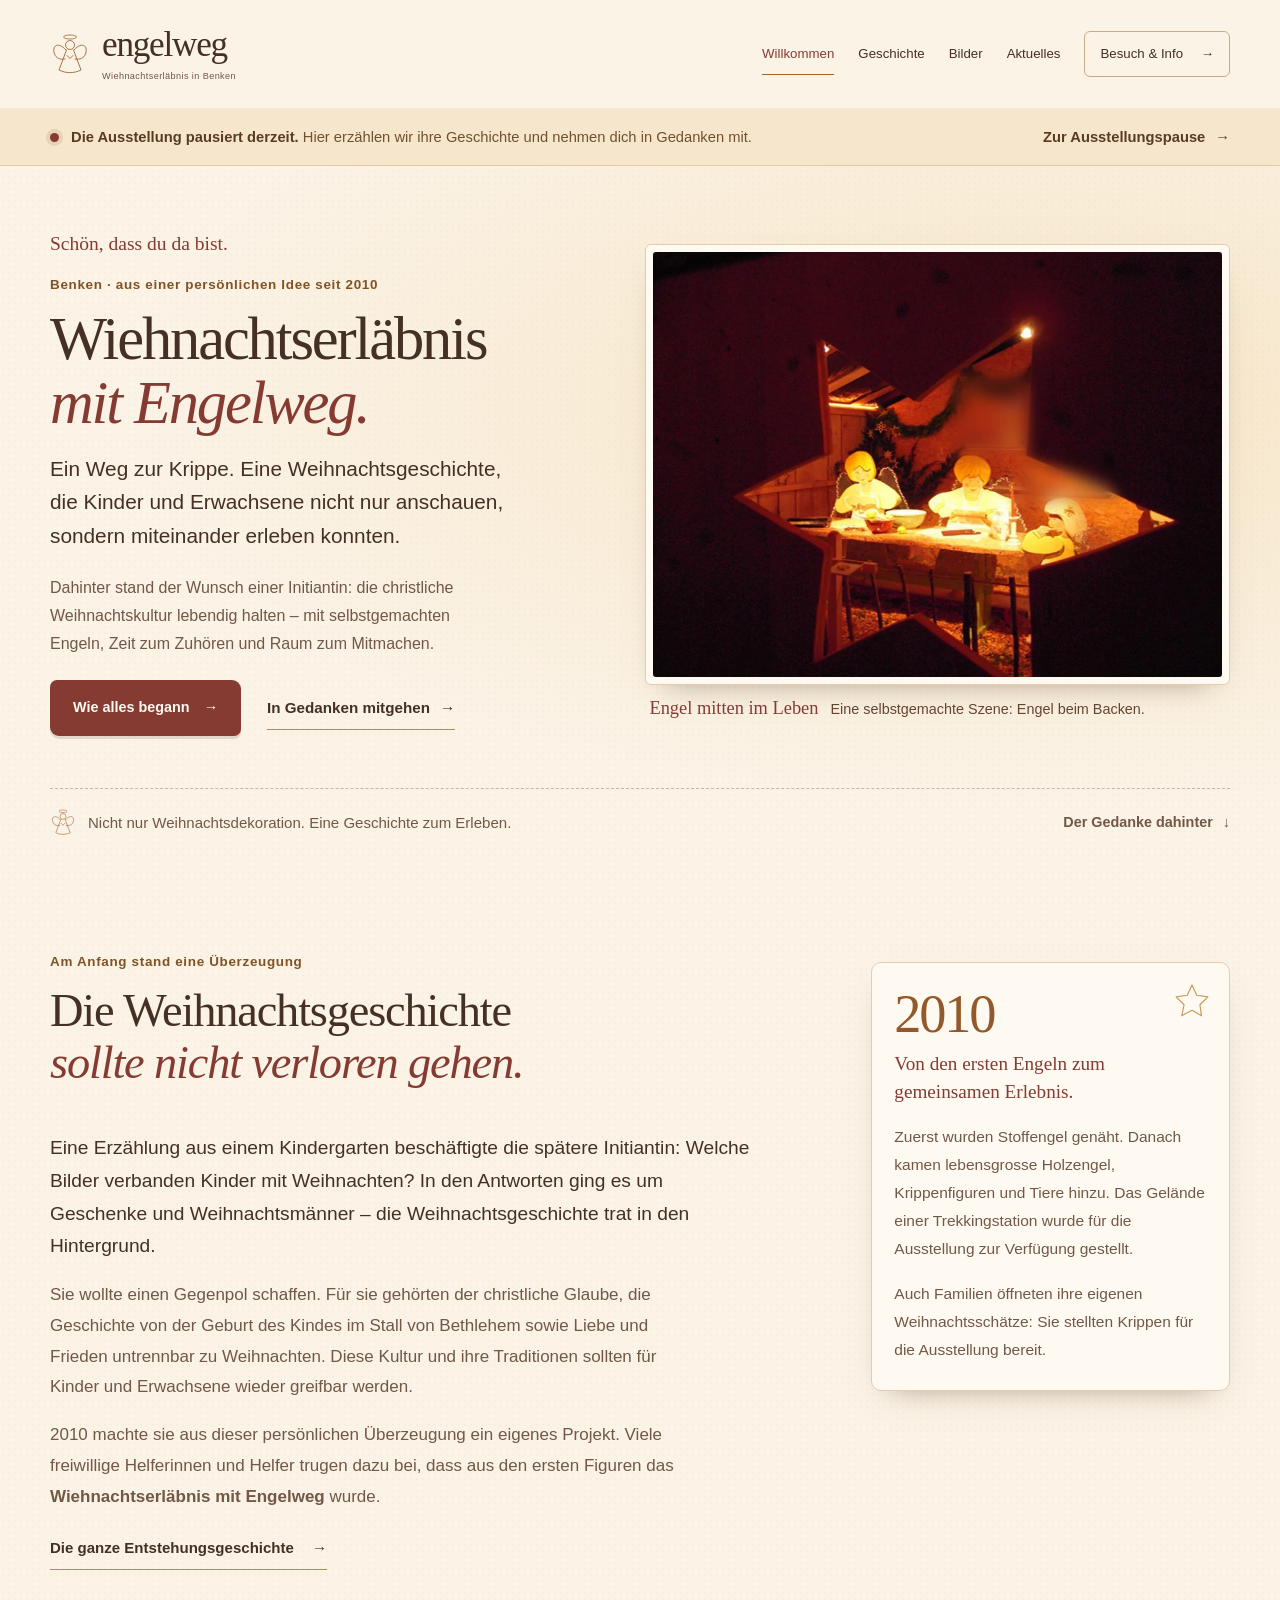
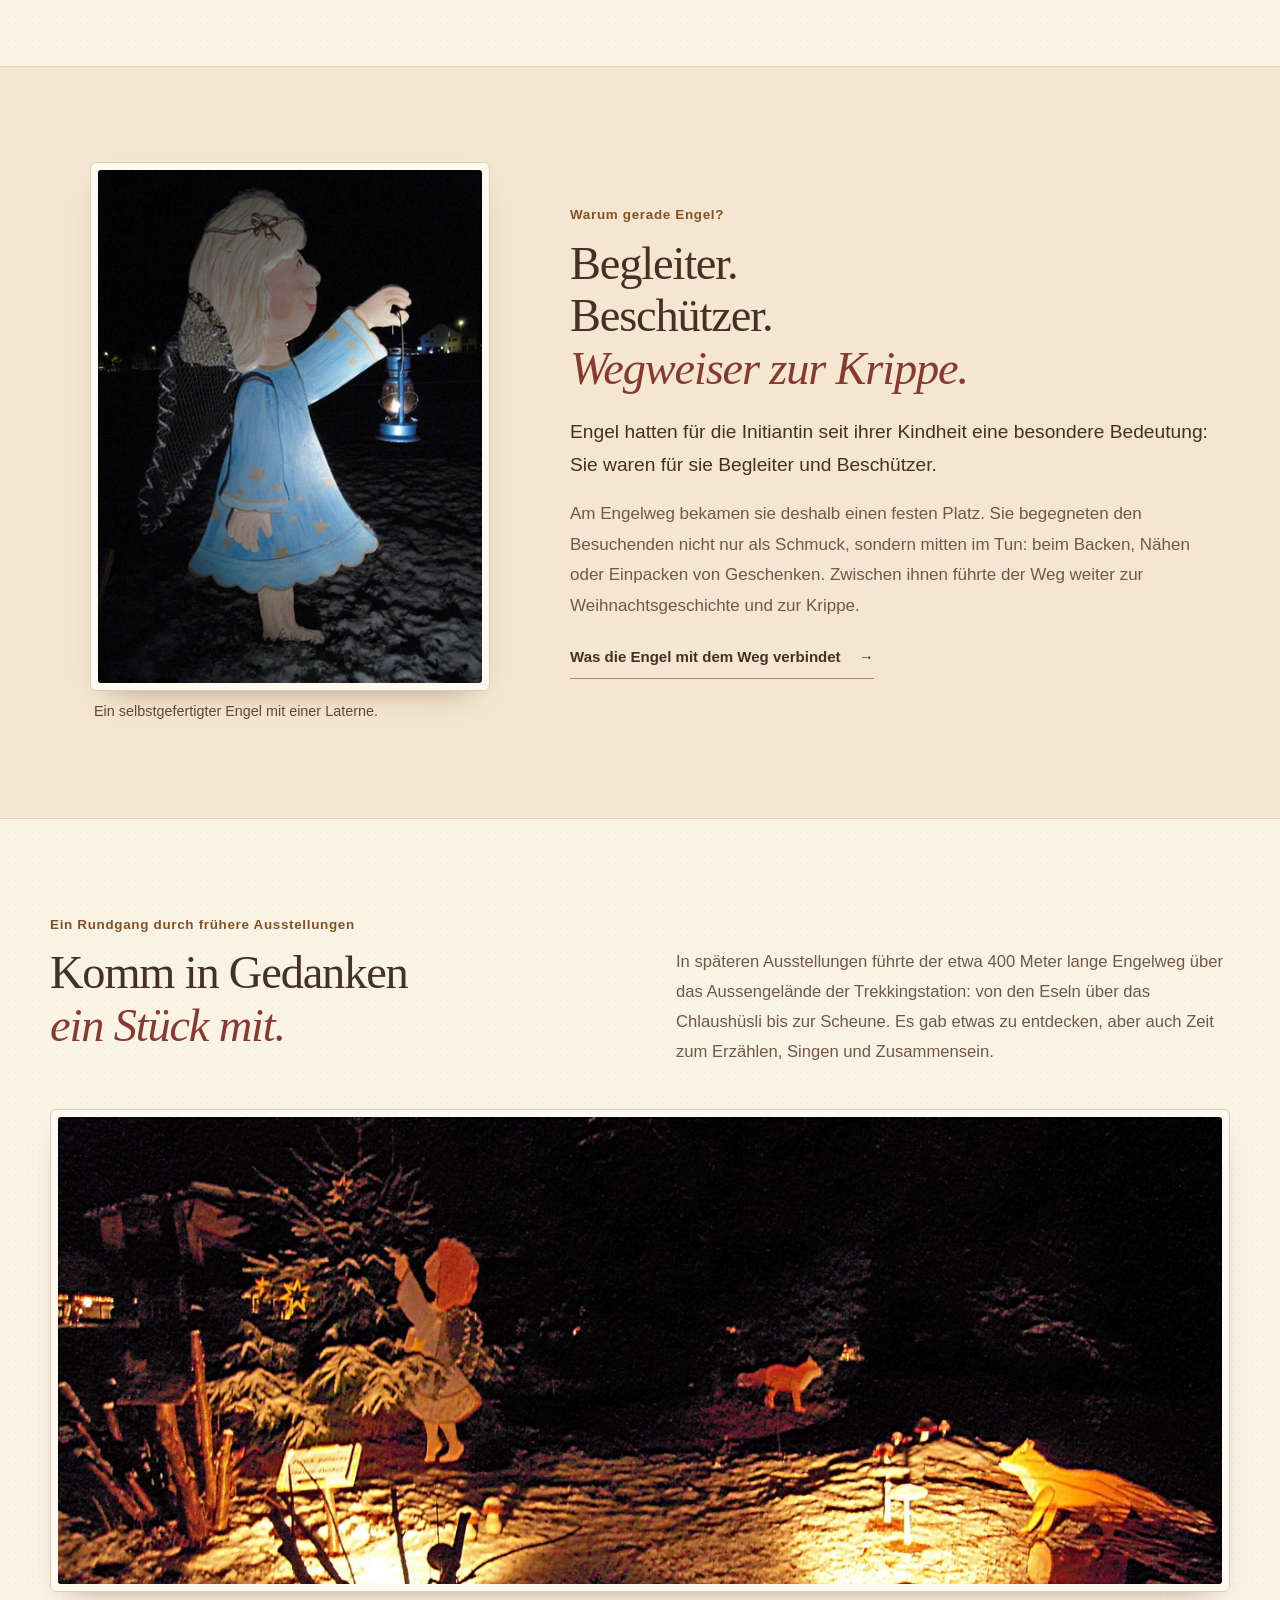
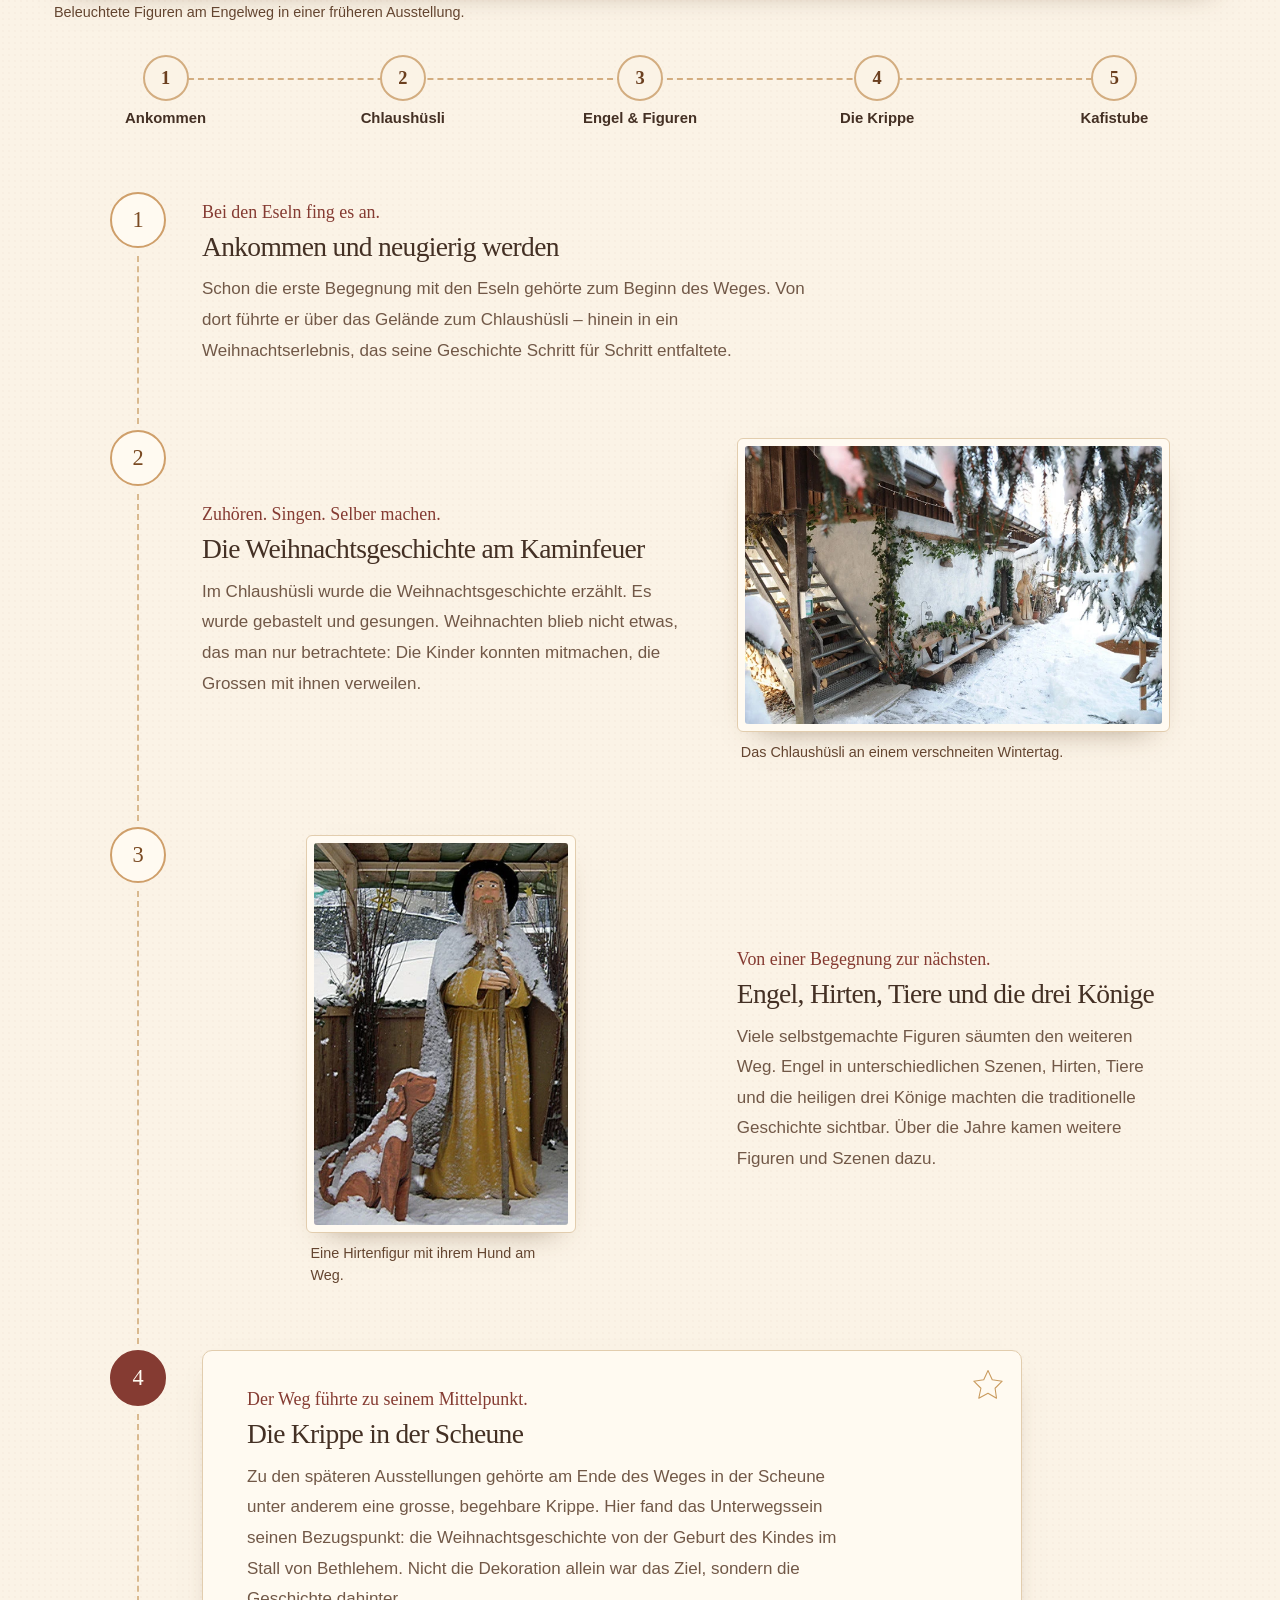
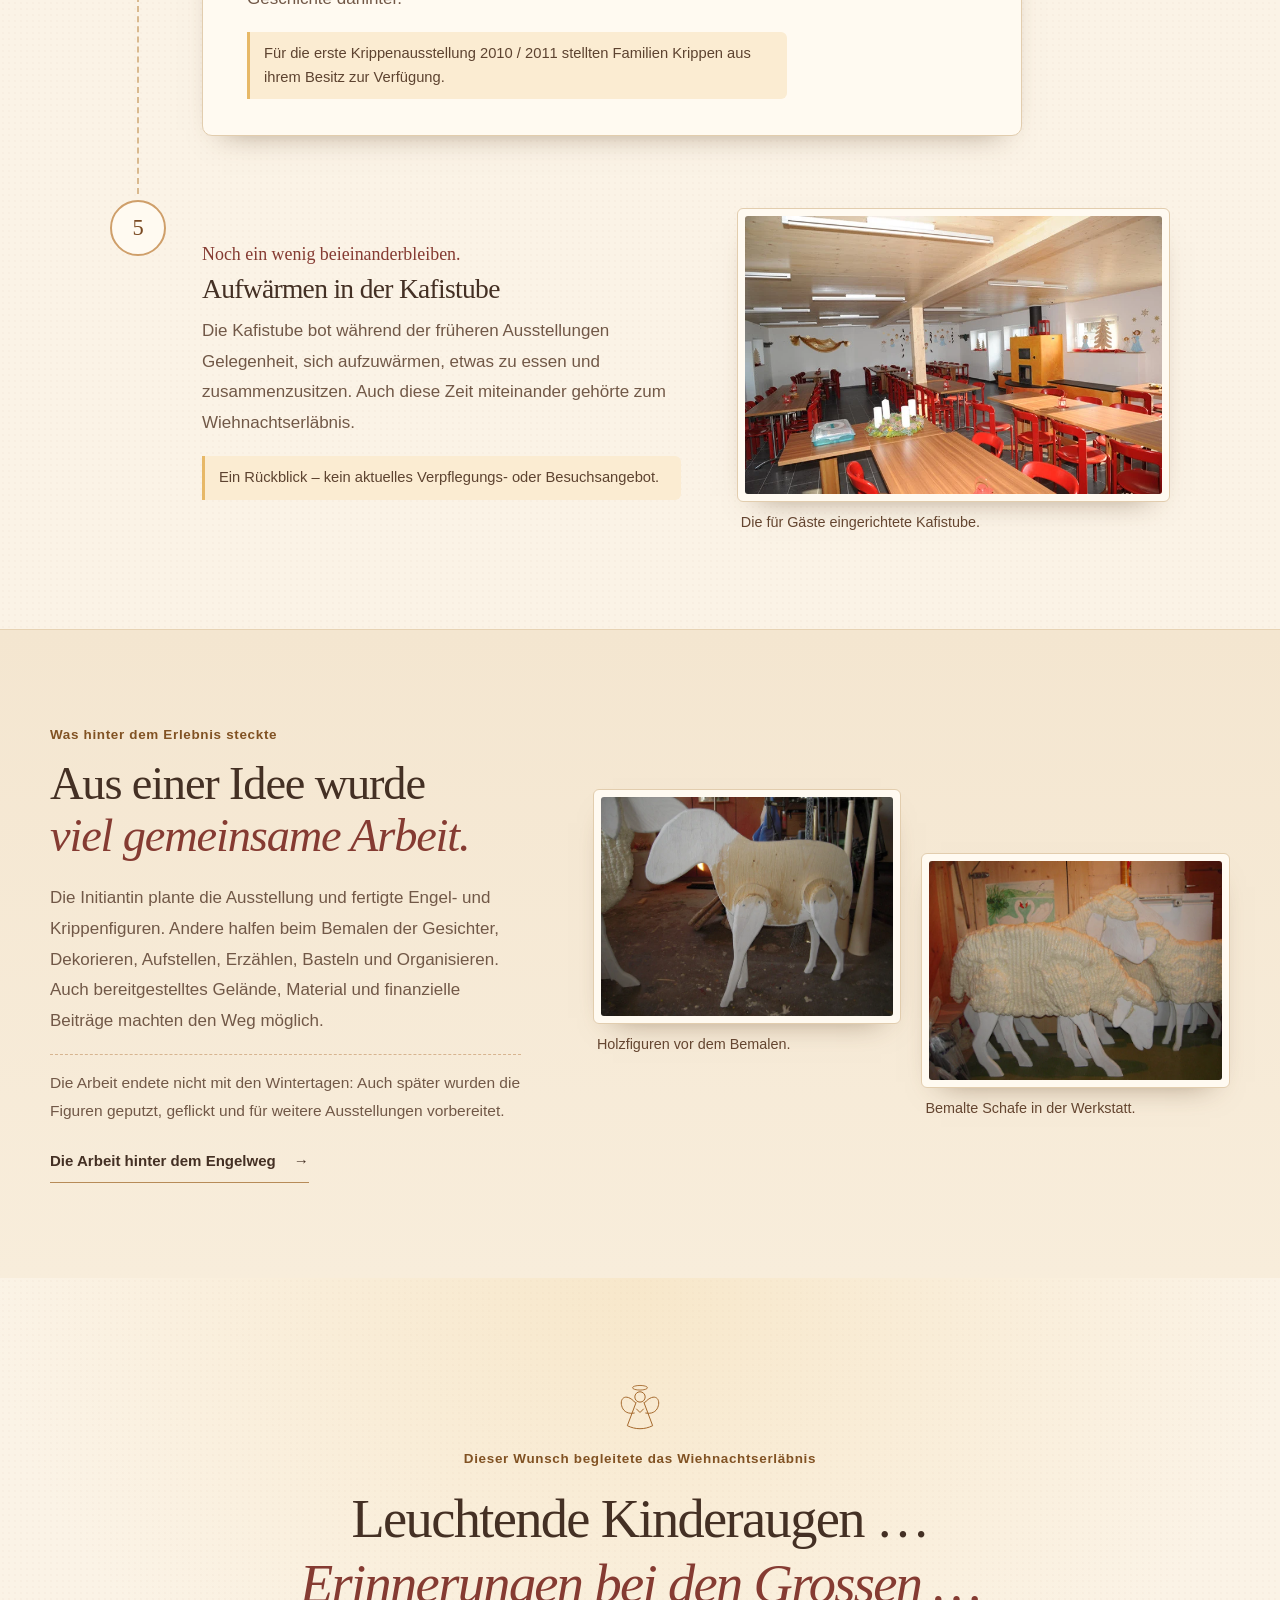
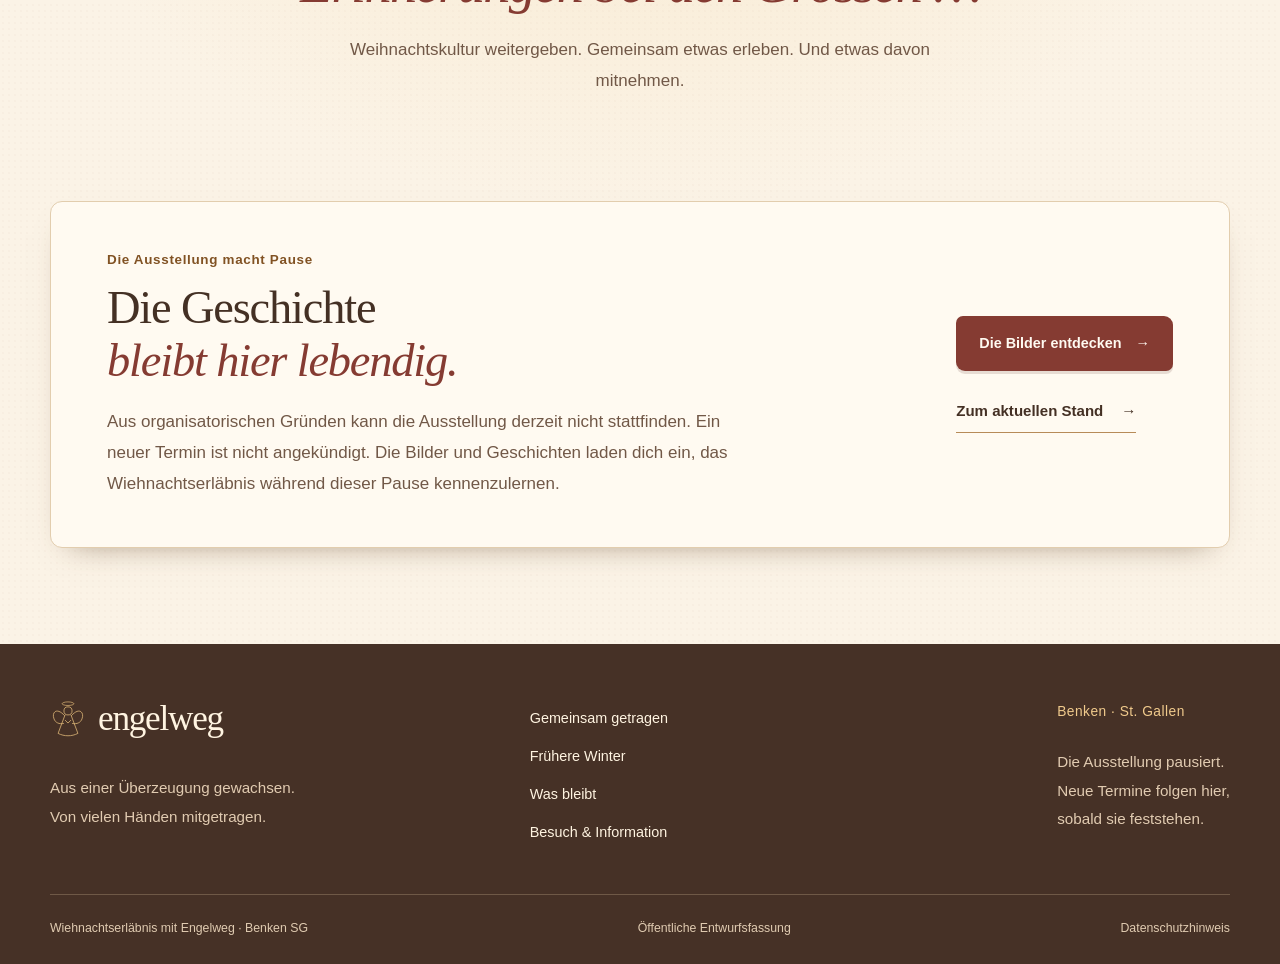
<file: index.html>
<!doctype html>
<html lang="de-CH">
<head>
<meta charset="utf-8"><meta name="viewport" content="width=device-width, initial-scale=1">
<meta name="description" content="Wiehnachtserläbnis mit Engelweg in Benken: die Geschichte einer Initiative von 2010, selbstgemachte Engel und ein Weg durch die christliche Weihnachtsgeschichte. Die Ausstellung pausiert."><meta name="robots" content="noindex, nofollow">
<meta name="theme-color" content="#fbf3e6"><title>Wiehnachtserläbnis mit Engelweg · Engelweg</title>
<link rel="icon" href="./assets/favicon.svg" type="image/svg+xml">
<link rel="stylesheet" href="./assets/style.css"><link rel="stylesheet" href="./assets/warmth.css"><link rel="stylesheet" href="./assets/home.css"><script src="./assets/site.js" defer></script>
</head>
<body class="warmth" data-page="home">
<a class="skip-link" href="#main">Zum Inhalt springen</a>
<header class="site-header"><div class="wrap header-inner"><a class="brand" href="./" aria-label="Engelweg – Startseite"><span class="brand-symbol"><svg viewBox="0 0 80 88" fill="none" aria-hidden="true"><ellipse cx="40" cy="10" rx="13" ry="4" stroke="currentColor" stroke-width="1.5"/><circle cx="40" cy="26" r="9" stroke="currentColor" stroke-width="1.7"/><path d="M32 36C15 17 3 29 9 44c3 8 11 12 21 10m18-18c17-19 29-7 23 8-3 8-11 12-21 10M33 36 18 76c14 7 30 7 44 0L47 36M34 47l6 6 6-6" stroke="currentColor" stroke-width="1.7" stroke-linecap="round" stroke-linejoin="round"/></svg></span><span>engelweg<span class="brand-caption">Wiehnachtserläbnis in Benken</span></span></a><button class="menu-toggle" type="button" aria-expanded="false" aria-controls="main-nav"><span class="menu-label">Menü</span><span class="menu-lines" aria-hidden="true"></span></button><nav id="main-nav" aria-label="Hauptnavigation"><a href="./" aria-current="page">Willkommen</a><a href="./ausstellung-1/">Geschichte</a><a href="./einblicke/">Bilder</a><a href="./aktuelles/">Aktuelles</a><a class="nav-visit" href="./kontakt/">Besuch & Info <span aria-hidden="true">→</span></a></nav></div></header>
<main id="main">
<aside class="h-pause" aria-label="Hinweis zur Ausstellung"><div class="wrap h-pause-inner"><span class="h-pause-dot" aria-hidden="true"></span><p><strong>Die Ausstellung pausiert derzeit.</strong> <span>Hier erzählen wir ihre Geschichte und nehmen dich in Gedanken mit.</span></p><a class="h-pause-link" href="./aktuelles/">Zur Ausstellungspause <span aria-hidden="true">→</span></a></div></aside>
<section class="h-hero" aria-labelledby="hero-title"><div class="wrap h-hero-grid">
 <div class="h-hero-intro"><p class="h-greet">Schön, dass du da bist.</p><p class="h-kicker">Benken · aus einer persönlichen Idee seit 2010</p>
 <h1 id="hero-title" class="h-title"><span>Wiehnachtserläbnis</span> <em>mit Engelweg.</em></h1>
 <p class="h-lead">Ein Weg zur Krippe. Eine Weihnachtsgeschichte, die Kinder und Erwachsene nicht nur anschauen, sondern miteinander erleben konnten.</p></div>
 <figure class="h-hero-photo"><div class="h-frame"><img class="" src="./assets/images/engelwerkstatt.webp" alt="Warm beleuchtete Szene mit handgefertigten Engelfiguren" width="885" height="662" loading="eager" decoding="async" fetchpriority="high"></div><figcaption><span class="h-hand">Engel mitten im Leben</span><span>Eine selbstgemachte Szene: Engel beim Backen.</span></figcaption></figure>
 <div class="h-hero-more"><p class="h-sub">Dahinter stand der Wunsch einer Initiantin: die christliche Weihnachtskultur lebendig halten – mit selbstgemachten Engeln, Zeit zum Zuhören und Raum zum Mitmachen.</p>
 <div class="h-actions"><a class="button button-warm" href="#geschichte">Wie alles begann <span aria-hidden="true">→</span></a><a class="h-link" href="#unterwegs">In Gedanken mitgehen <span aria-hidden="true">→</span></a></div></div>
 </div><div class="wrap h-hero-foot"><p><span class="h-foot-icon"><svg viewBox="0 0 80 88" fill="none" aria-hidden="true"><ellipse cx="40" cy="10" rx="13" ry="4" stroke="currentColor" stroke-width="1.5"/><circle cx="40" cy="26" r="9" stroke="currentColor" stroke-width="1.7"/><path d="M32 36C15 17 3 29 9 44c3 8 11 12 21 10m18-18c17-19 29-7 23 8-3 8-11 12-21 10M33 36 18 76c14 7 30 7 44 0L47 36M34 47l6 6 6-6" stroke="currentColor" stroke-width="1.7" stroke-linecap="round" stroke-linejoin="round"/></svg></span>Nicht nur Weihnachtsdekoration. Eine Geschichte zum Erleben.</p><a class="h-link" href="#geschichte">Der Gedanke dahinter <span aria-hidden="true">↓</span></a></div></section>
<section class="h-origin" id="geschichte"><div class="wrap h-origin-grid">
 <div class="h-origin-head"><p class="h-kicker">Am Anfang stand eine Überzeugung</p><h2>Die Weihnachtsgeschichte <em>sollte nicht verloren gehen.</em></h2></div>
 <div class="h-origin-text"><p class="lead">Eine Erzählung aus einem Kindergarten beschäftigte die spätere Initiantin: Welche Bilder verbanden Kinder mit Weihnachten? In den Antworten ging es um Geschenke und Weihnachtsmänner – die Weihnachtsgeschichte trat in den Hintergrund.</p>
 <p>Sie wollte einen Gegenpol schaffen. Für sie gehörten der christliche Glaube, die Geschichte von der Geburt des Kindes im Stall von Bethlehem sowie Liebe und Frieden untrennbar zu Weihnachten. Diese Kultur und ihre Traditionen sollten für Kinder und Erwachsene wieder greifbar werden.</p>
 <p>2010 machte sie aus dieser persönlichen Überzeugung ein eigenes Projekt. Viele freiwillige Helferinnen und Helfer trugen dazu bei, dass aus den ersten Figuren das <strong>Wiehnachtserläbnis mit Engelweg</strong> wurde.</p><a class="text-link" href="./ausstellung-1/#anfang">Die ganze Entstehungsgeschichte <span aria-hidden="true">→</span></a></div>
 <aside class="h-origin-note"><p class="h-year">2010</p><p class="h-hand">Von den ersten Engeln zum gemeinsamen Erlebnis.</p><p>Zuerst wurden Stoffengel genäht. Danach kamen lebensgrosse Holzengel, Krippenfiguren und Tiere hinzu. Das Gelände einer Trekkingstation wurde für die Ausstellung zur Verfügung gestellt.</p><p>Auch Familien öffneten ihre eigenen Weihnachtsschätze: Sie stellten Krippen für die Ausstellung bereit.</p><span class="h-note-star" aria-hidden="true"><svg viewBox="0 0 48 48" fill="none" aria-hidden="true"><path d="m24 5 6 13 14 2-10 10 2 14-12-7-13 7 3-14L4 20l14-2Z" stroke="currentColor" stroke-width="1.5" stroke-linecap="round" stroke-linejoin="round"/></svg></span></aside>
</div></section>
<section class="h-meaning" aria-labelledby="engel-title"><div class="wrap h-meaning-grid"><figure class="h-meaning-photo"><div class="h-frame"><img class="" src="./assets/images/laternenengel.webp" alt="Handgefertigte blaue Engelfigur mit einer Laterne" width="431" height="575" loading="lazy" decoding="async"></div><figcaption>Ein selbstgefertigter Engel mit einer Laterne.</figcaption></figure>
 <div class="h-meaning-text"><p class="h-kicker">Warum gerade Engel?</p><h2 id="engel-title" class="h-trio"><span>Begleiter.</span> <span>Beschützer.</span> <em>Wegweiser zur Krippe.</em></h2><p class="lead">Engel hatten für die Initiantin seit ihrer Kindheit eine besondere Bedeutung: Sie waren für sie Begleiter und Beschützer.</p><p>Am Engelweg bekamen sie deshalb einen festen Platz. Sie begegneten den Besuchenden nicht nur als Schmuck, sondern mitten im Tun: beim Backen, Nähen oder Einpacken von Geschenken. Zwischen ihnen führte der Weg weiter zur Weihnachtsgeschichte und zur Krippe.</p><a class="text-link" href="./ausstellung-1/#engel">Was die Engel mit dem Weg verbindet <span aria-hidden="true">→</span></a></div></div></section>
<section class="h-journey" id="unterwegs" aria-labelledby="unterwegs-title"><div class="wrap">
 <div class="h-journey-head"><div><p class="h-kicker">Ein Rundgang durch frühere Ausstellungen</p><h2 id="unterwegs-title">Komm in Gedanken <em>ein Stück mit.</em></h2></div><p class="h-journey-intro">In späteren Ausstellungen führte der etwa 400 Meter lange Engelweg über das Aussengelände der Trekkingstation: von den Eseln über das Chlaushüsli bis zur Scheune. Es gab etwas zu entdecken, aber auch Zeit zum Erzählen, Singen und Zusammensein.</p></div>
 <figure class="h-panorama"><div class="h-frame"><img class="" src="./assets/images/lichterweg.webp" alt="Warm beleuchtete Figuren entlang des Weges bei Nacht" width="1278" height="513" loading="lazy" decoding="async"></div><figcaption>Beleuchtete Figuren am Engelweg in einer früheren Ausstellung.</figcaption></figure>
 <nav class="h-waymarks" aria-label="Stationen des Engelwegs"><ol><li><a href="#ankommen"><span class="h-num" aria-hidden="true">1</span>Ankommen</a></li><li><a href="#chlaushuesli"><span class="h-num" aria-hidden="true">2</span>Chlaushüsli</a></li><li><a href="#figurenweg"><span class="h-num" aria-hidden="true">3</span>Engel & Figuren</a></li><li><a href="#krippe"><span class="h-num" aria-hidden="true">4</span>Die Krippe</a></li><li><a href="#kafistube"><span class="h-num" aria-hidden="true">5</span>Kafistube</a></li></ol></nav>
 <div class="h-stops">
 <article class="h-stop" id="ankommen"><span class="h-stop-mark" aria-hidden="true">1</span><div class="h-stop-body"><div class="h-stop-text"><p class="h-hand">Bei den Eseln fing es an.</p><h3>Ankommen und neugierig werden</h3><p>Schon die erste Begegnung mit den Eseln gehörte zum Beginn des Weges. Von dort führte er über das Gelände zum Chlaushüsli – hinein in ein Weihnachtserlebnis, das seine Geschichte Schritt für Schritt entfaltete.</p></div></div></article>
 <article class="h-stop" id="chlaushuesli"><span class="h-stop-mark" aria-hidden="true">2</span><div class="h-stop-body has-figure"><div class="h-stop-text"><p class="h-hand">Zuhören. Singen. Selber machen.</p><h3>Die Weihnachtsgeschichte am Kaminfeuer</h3><p>Im Chlaushüsli wurde die Weihnachtsgeschichte erzählt. Es wurde gebastelt und gesungen. Weihnachten blieb nicht etwas, das man nur betrachtete: Die Kinder konnten mitmachen, die Grossen mit ihnen verweilen.</p></div><figure><div class="h-frame"><img class="" src="./assets/images/winterweg.webp" alt="Das Chlaushüsli mit geschmückter Fassade und verschneitem Weg" width="709" height="472" loading="lazy" decoding="async"></div><figcaption>Das Chlaushüsli an einem verschneiten Wintertag.</figcaption></figure></div></article>
 <article class="h-stop" id="figurenweg"><span class="h-stop-mark" aria-hidden="true">3</span><div class="h-stop-body has-figure is-flipped"><div class="h-stop-text"><p class="h-hand">Von einer Begegnung zur nächsten.</p><h3>Engel, Hirten, Tiere und die drei Könige</h3><p>Viele selbstgemachte Figuren säumten den weiteren Weg. Engel in unterschiedlichen Szenen, Hirten, Tiere und die heiligen drei Könige machten die traditionelle Geschichte sichtbar. Über die Jahre kamen weitere Figuren und Szenen dazu.</p></div><figure class="h-portrait"><div class="h-frame"><img class="" src="./assets/images/hirtenfigur.webp" alt="Handgefertigte Hirtenfigur im winterlichen Außengelände" width="318" height="478" loading="lazy" decoding="async"></div><figcaption>Eine Hirtenfigur mit ihrem Hund am Weg.</figcaption></figure></div></article>
 <article class="h-stop h-stop-krippe" id="krippe"><span class="h-stop-mark" aria-hidden="true">4</span><div class="h-stop-body"><span class="h-krippe-star" aria-hidden="true"><svg viewBox="0 0 48 48" fill="none" aria-hidden="true"><path d="m24 5 6 13 14 2-10 10 2 14-12-7-13 7 3-14L4 20l14-2Z" stroke="currentColor" stroke-width="1.5" stroke-linecap="round" stroke-linejoin="round"/></svg></span><div class="h-stop-text"><p class="h-hand">Der Weg führte zu seinem Mittelpunkt.</p><h3>Die Krippe in der Scheune</h3><p>Zu den späteren Ausstellungen gehörte am Ende des Weges in der Scheune unter anderem eine grosse, begehbare Krippe. Hier fand das Unterwegssein seinen Bezugspunkt: die Weihnachtsgeschichte von der Geburt des Kindes im Stall von Bethlehem. Nicht die Dekoration allein war das Ziel, sondern die Geschichte dahinter.</p><p class="h-note">Für die erste Krippenausstellung 2010 / 2011 stellten Familien Krippen aus ihrem Besitz zur Verfügung.</p></div></div></article>
 <article class="h-stop" id="kafistube"><span class="h-stop-mark" aria-hidden="true">5</span><div class="h-stop-body has-figure"><div class="h-stop-text"><p class="h-hand">Noch ein wenig beieinanderbleiben.</p><h3>Aufwärmen in der Kafistube</h3><p>Die Kafistube bot während der früheren Ausstellungen Gelegenheit, sich aufzuwärmen, etwas zu essen und zusammenzusitzen. Auch diese Zeit miteinander gehörte zum Wiehnachtserläbnis.</p><p class="h-note">Ein Rückblick – kein aktuelles Verpflegungs- oder Besuchsangebot.</p></div><figure><div class="h-frame"><img class="" src="./assets/images/kafistube.webp" alt="Leere Kafistube mit Holztischen, roten Stühlen und Adventsschmuck" width="709" height="471" loading="lazy" decoding="async"></div><figcaption>Die für Gäste eingerichtete Kafistube.</figcaption></figure></div></article>
 </div></div></section>
<section class="h-making" aria-labelledby="arbeit-title"><div class="wrap h-making-grid"><div class="h-making-text"><p class="h-kicker">Was hinter dem Erlebnis steckte</p><h2 id="arbeit-title">Aus einer Idee wurde <em>viel gemeinsame Arbeit.</em></h2><p>Die Initiantin plante die Ausstellung und fertigte Engel- und Krippenfiguren. Andere halfen beim Bemalen der Gesichter, Dekorieren, Aufstellen, Erzählen, Basteln und Organisieren. Auch bereitgestelltes Gelände, Material und finanzielle Beiträge machten den Weg möglich.</p><p class="h-making-note">Die Arbeit endete nicht mit den Wintertagen: Auch später wurden die Figuren geputzt, geflickt und für weitere Ausstellungen vorbereitet.</p><a class="text-link" href="./helfer-sponsoren/">Die Arbeit hinter dem Engelweg <span aria-hidden="true">→</span></a></div>
 <div class="h-making-pics"><figure><div class="h-frame"><img class="" src="./assets/images/holzfiguren.webp" alt="Unbemalte Tierfiguren aus Holz in der Werkstatt" width="709" height="531" loading="lazy" decoding="async"></div><figcaption>Holzfiguren vor dem Bemalen.</figcaption></figure><figure><div class="h-frame"><img class="" src="./assets/images/schaffiguren.webp" alt="Handgefertigte Schaffiguren in einer Werkstatt" width="709" height="532" loading="lazy" decoding="async"></div><figcaption>Bemalte Schafe in der Werkstatt.</figcaption></figure></div></div></section>
<section class="h-quote" aria-label="Leitgedanke"><div class="wrap"><span class="h-quote-icon" aria-hidden="true"><svg viewBox="0 0 80 88" fill="none" aria-hidden="true"><ellipse cx="40" cy="10" rx="13" ry="4" stroke="currentColor" stroke-width="1.5"/><circle cx="40" cy="26" r="9" stroke="currentColor" stroke-width="1.7"/><path d="M32 36C15 17 3 29 9 44c3 8 11 12 21 10m18-18c17-19 29-7 23 8-3 8-11 12-21 10M33 36 18 76c14 7 30 7 44 0L47 36M34 47l6 6 6-6" stroke="currentColor" stroke-width="1.7" stroke-linecap="round" stroke-linejoin="round"/></svg></span><p class="h-kicker">Dieser Wunsch begleitete das Wiehnachtserläbnis</p><p class="h-quote-text">Leuchtende Kinderaugen …<br><em>Erinnerungen bei den Grossen …</em></p><p class="h-quote-sub">Weihnachtskultur weitergeben. Gemeinsam etwas erleben. Und etwas davon mitnehmen.</p></div></section>
<section class="h-close" aria-labelledby="pause-title"><div class="wrap"><div class="h-close-panel"><div><p class="h-kicker">Die Ausstellung macht Pause</p><h2 id="pause-title">Die Geschichte <em>bleibt hier lebendig.</em></h2><p>Aus organisatorischen Gründen kann die Ausstellung derzeit nicht stattfinden. Ein neuer Termin ist nicht angekündigt. Die Bilder und Geschichten laden dich ein, das Wiehnachtserläbnis während dieser Pause kennenzulernen.</p></div><div class="h-close-actions"><a class="button button-warm" href="./einblicke/">Die Bilder entdecken <span aria-hidden="true">→</span></a><a class="text-link" href="./aktuelles/">Zum aktuellen Stand <span aria-hidden="true">→</span></a></div></div></div></section></main>
<footer class="site-footer"><div class="wrap footer-top"><div><a class="brand footer-brand" href="./"><svg viewBox="0 0 80 88" fill="none" aria-hidden="true"><ellipse cx="40" cy="10" rx="13" ry="4" stroke="currentColor" stroke-width="1.5"/><circle cx="40" cy="26" r="9" stroke="currentColor" stroke-width="1.7"/><path d="M32 36C15 17 3 29 9 44c3 8 11 12 21 10m18-18c17-19 29-7 23 8-3 8-11 12-21 10M33 36 18 76c14 7 30 7 44 0L47 36M34 47l6 6 6-6" stroke="currentColor" stroke-width="1.7" stroke-linecap="round" stroke-linejoin="round"/></svg><span>engelweg</span></a><p>Aus einer Überzeugung gewachsen.<br>Von vielen Händen mitgetragen.</p></div><nav aria-label="Weitere Seiten"><a href="./helfer-sponsoren/">Gemeinsam getragen</a><a href="./medien/">Frühere Winter</a><a href="./gästebuch/">Was bleibt</a><a href="./kontakt/">Besuch & Information</a></nav><div class="footer-note"><span class="footer-label">Benken · St. Gallen</span><p>Die Ausstellung pausiert.<br>Neue Termine folgen hier,<br>sobald sie feststehen.</p></div></div><div class="wrap footer-bottom"><span>Wiehnachtserläbnis mit Engelweg · Benken SG</span><span>Öffentliche Entwurfsfassung</span><a href="./datenschutz/">Datenschutzhinweis</a></div></footer>
<dialog class="lightbox" aria-labelledby="lightbox-caption"><div class="lightbox-toolbar"><span class="lightbox-count" aria-live="polite"></span><button class="lightbox-close" type="button" aria-label="Bildansicht schließen">Schließen <span aria-hidden="true">×</span></button></div><div class="lightbox-stage"><button class="lightbox-prev" type="button" aria-label="Vorheriges Bild">←</button><img src="./assets/images/winterweg.webp" alt=""><button class="lightbox-next" type="button" aria-label="Nächstes Bild">→</button></div><p id="lightbox-caption"></p></dialog>
</body></html>
</file>
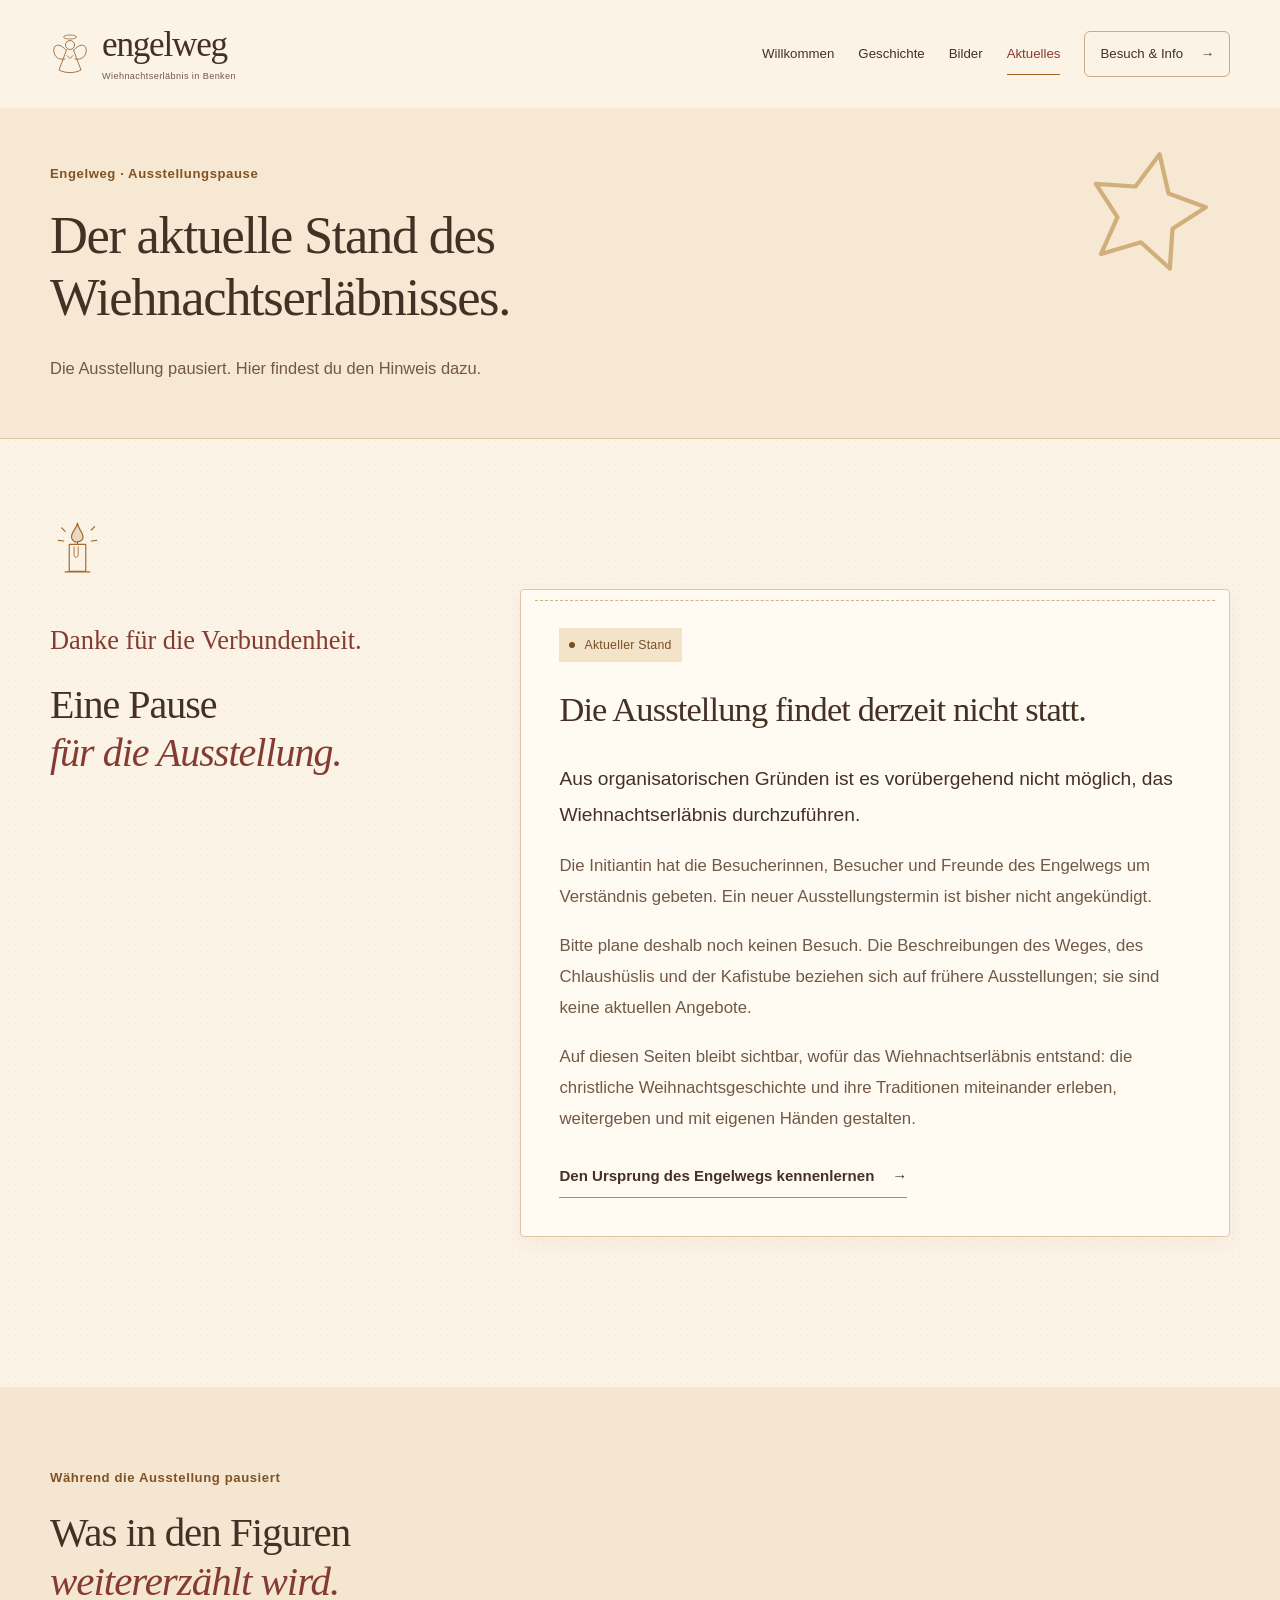
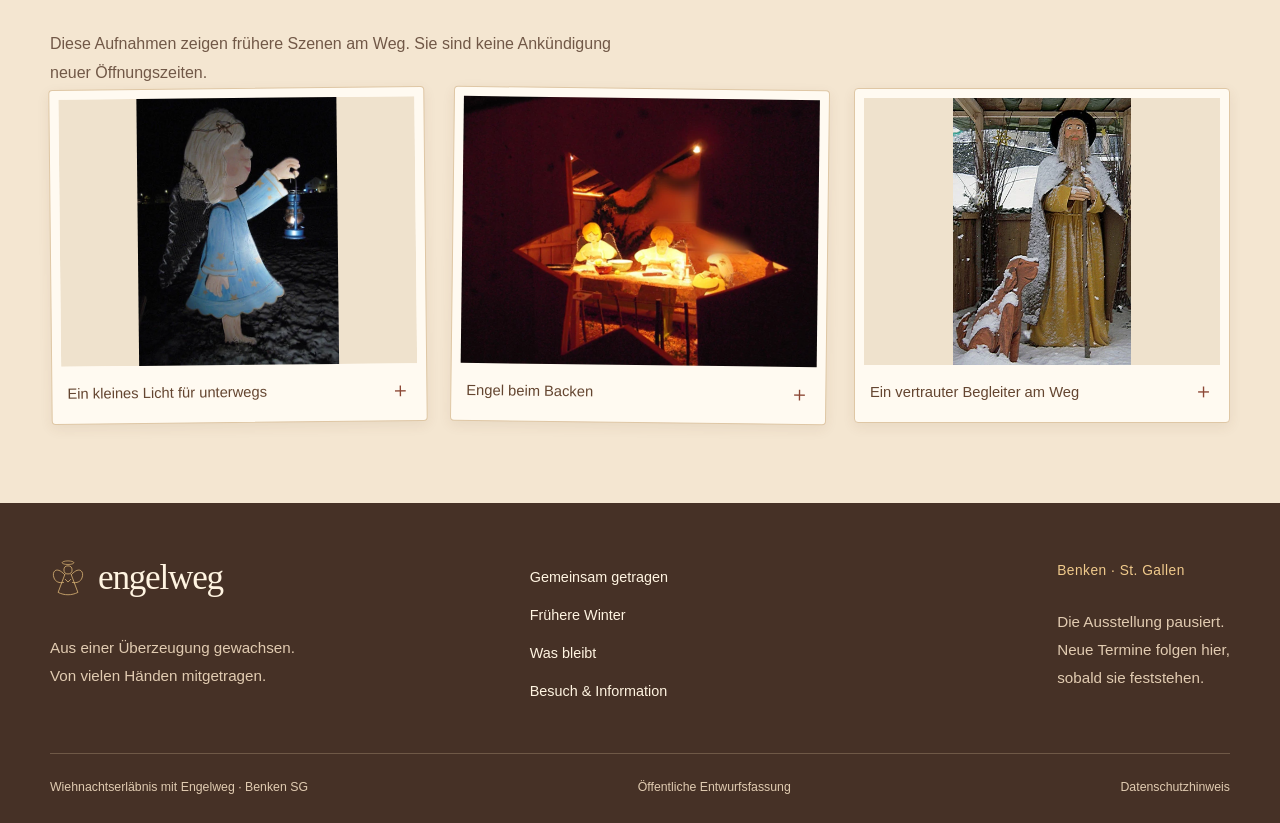
<file: aktuelles/index.html>
<!doctype html>
<html lang="de-CH">
<head>
<meta charset="utf-8"><meta name="viewport" content="width=device-width, initial-scale=1">
<meta name="description" content="Die Ausstellung pausiert. Hier findest du den Hinweis dazu."><meta name="robots" content="noindex, nofollow">
<meta name="theme-color" content="#fbf3e6"><title>Ausstellungspause · Engelweg</title>
<link rel="icon" href="../assets/favicon.svg" type="image/svg+xml">
<link rel="stylesheet" href="../assets/style.css"><link rel="stylesheet" href="../assets/warmth.css"><script src="../assets/site.js" defer></script>
</head>
<body class="warmth">
<a class="skip-link" href="#main">Zum Inhalt springen</a>
<header class="site-header"><div class="wrap header-inner"><a class="brand" href="../" aria-label="Engelweg – Startseite"><span class="brand-symbol"><svg viewBox="0 0 80 88" fill="none" aria-hidden="true"><ellipse cx="40" cy="10" rx="13" ry="4" stroke="currentColor" stroke-width="1.5"/><circle cx="40" cy="26" r="9" stroke="currentColor" stroke-width="1.7"/><path d="M32 36C15 17 3 29 9 44c3 8 11 12 21 10m18-18c17-19 29-7 23 8-3 8-11 12-21 10M33 36 18 76c14 7 30 7 44 0L47 36M34 47l6 6 6-6" stroke="currentColor" stroke-width="1.7" stroke-linecap="round" stroke-linejoin="round"/></svg></span><span>engelweg<span class="brand-caption">Wiehnachtserläbnis in Benken</span></span></a><button class="menu-toggle" type="button" aria-expanded="false" aria-controls="main-nav"><span class="menu-label">Menü</span><span class="menu-lines" aria-hidden="true"></span></button><nav id="main-nav" aria-label="Hauptnavigation"><a href="../">Willkommen</a><a href="../ausstellung-1/">Geschichte</a><a href="../einblicke/">Bilder</a><a href="../aktuelles/" aria-current="page">Aktuelles</a><a class="nav-visit" href="../kontakt/">Besuch & Info <span aria-hidden="true">→</span></a></nav></div></header>
<main id="main"><section class="page-hero"><div class="wrap"><p class="eyebrow">Engelweg · Ausstellungspause</p><h1>Der aktuelle Stand des Wiehnachtserläbnisses.</h1><p>Die Ausstellung pausiert. Hier findest du den Hinweis dazu.</p></div><span class="page-star" aria-hidden="true"><svg viewBox="0 0 48 48" fill="none" aria-hidden="true"><path d="m24 5 6 13 14 2-10 10 2 14-12-7-13 7 3-14L4 20l14-2Z" stroke="currentColor" stroke-width="1.5" stroke-linecap="round" stroke-linejoin="round"/></svg></span></section>
<section class="wrap section news-layout"><aside><span class="large-star"><svg viewBox="0 0 80 88" fill="none" aria-hidden="true"><path d="M40 6c-2 10-12 15-8 23 4 8 17 4 16-4-1-7-7-10-8-19Z" fill="currentColor" opacity=".18"/><path d="M40 6c-2 10-12 15-8 23 4 8 17 4 16-4-1-7-7-10-8-19ZM28 37h24v39H28zM22 77h36M40 33v4M17 13l5 5M60 16l5-5M12 31l8 1M60 32l8-1" stroke="currentColor" stroke-width="1.7" stroke-linecap="round" stroke-linejoin="round"/><path d="M35 40v12c0 5 6 5 6 0V40" stroke="currentColor" stroke-width="1.3"/></svg></span><p class="handwritten">Danke für die Verbundenheit.</p><h2>Eine Pause<br><em>für die Ausstellung.</em></h2></aside><div class="prose letter"><div class="notice-label">Aktueller Stand</div><h2>Die Ausstellung findet derzeit nicht statt.</h2><p class="lead">Aus organisatorischen Gründen ist es vorübergehend nicht möglich, das Wiehnachtserläbnis durchzuführen.</p><p>Die Initiantin hat die Besucherinnen, Besucher und Freunde des Engelwegs um Verständnis gebeten. Ein neuer Ausstellungstermin ist bisher nicht angekündigt.</p><p>Bitte plane deshalb noch keinen Besuch. Die Beschreibungen des Weges, des Chlaushüslis und der Kafistube beziehen sich auf frühere Ausstellungen; sie sind keine aktuellen Angebote.</p><p>Auf diesen Seiten bleibt sichtbar, wofür das Wiehnachtserläbnis entstand: die christliche Weihnachtsgeschichte und ihre Traditionen miteinander erleben, weitergeben und mit eigenen Händen gestalten.</p><a class="text-link" href="../ausstellung-1/">Den Ursprung des Engelwegs kennenlernen <span aria-hidden="true">→</span></a></div></section>
<section class="soft-section section"><div class="wrap"><div class="section-heading"><p class="eyebrow">Während die Ausstellung pausiert</p><h2>Was in den Figuren<br><em>weitererzählt wird.</em></h2><p class="section-description">Diese Aufnahmen zeigen frühere Szenen am Weg. Sie sind keine Ankündigung neuer Öffnungszeiten.</p></div><div class="gallery-grid"><a class="gallery-item" href="../assets/images/laternenengel.webp" data-gallery data-caption="Handgefertigte blaue Engelfigur mit einer Laterne"><img class="" src="../assets/images/laternenengel.webp" alt="Handgefertigte blaue Engelfigur mit einer Laterne" width="431" height="575" loading="lazy" decoding="async"><span class="gallery-caption">Ein kleines Licht für unterwegs<span aria-hidden="true">＋</span></span></a><a class="gallery-item" href="../assets/images/engelwerkstatt.webp" data-gallery data-caption="Warm beleuchtete Szene mit handgefertigten Engelfiguren"><img class="" src="../assets/images/engelwerkstatt.webp" alt="Warm beleuchtete Szene mit handgefertigten Engelfiguren" width="885" height="662" loading="lazy" decoding="async"><span class="gallery-caption">Engel beim Backen<span aria-hidden="true">＋</span></span></a><a class="gallery-item" href="../assets/images/hirtenfigur.webp" data-gallery data-caption="Handgefertigte Hirtenfigur im winterlichen Außengelände"><img class="" src="../assets/images/hirtenfigur.webp" alt="Handgefertigte Hirtenfigur im winterlichen Außengelände" width="318" height="478" loading="lazy" decoding="async"><span class="gallery-caption">Ein vertrauter Begleiter am Weg<span aria-hidden="true">＋</span></span></a></div></div></section></main>
<footer class="site-footer"><div class="wrap footer-top"><div><a class="brand footer-brand" href="../"><svg viewBox="0 0 80 88" fill="none" aria-hidden="true"><ellipse cx="40" cy="10" rx="13" ry="4" stroke="currentColor" stroke-width="1.5"/><circle cx="40" cy="26" r="9" stroke="currentColor" stroke-width="1.7"/><path d="M32 36C15 17 3 29 9 44c3 8 11 12 21 10m18-18c17-19 29-7 23 8-3 8-11 12-21 10M33 36 18 76c14 7 30 7 44 0L47 36M34 47l6 6 6-6" stroke="currentColor" stroke-width="1.7" stroke-linecap="round" stroke-linejoin="round"/></svg><span>engelweg</span></a><p>Aus einer Überzeugung gewachsen.<br>Von vielen Händen mitgetragen.</p></div><nav aria-label="Weitere Seiten"><a href="../helfer-sponsoren/">Gemeinsam getragen</a><a href="../medien/">Frühere Winter</a><a href="../gästebuch/">Was bleibt</a><a href="../kontakt/">Besuch & Information</a></nav><div class="footer-note"><span class="footer-label">Benken · St. Gallen</span><p>Die Ausstellung pausiert.<br>Neue Termine folgen hier,<br>sobald sie feststehen.</p></div></div><div class="wrap footer-bottom"><span>Wiehnachtserläbnis mit Engelweg · Benken SG</span><span>Öffentliche Entwurfsfassung</span><a href="../datenschutz/">Datenschutzhinweis</a></div></footer>
<dialog class="lightbox" aria-labelledby="lightbox-caption"><div class="lightbox-toolbar"><span class="lightbox-count" aria-live="polite"></span><button class="lightbox-close" type="button" aria-label="Bildansicht schließen">Schließen <span aria-hidden="true">×</span></button></div><div class="lightbox-stage"><button class="lightbox-prev" type="button" aria-label="Vorheriges Bild">←</button><img src="../assets/images/winterweg.webp" alt=""><button class="lightbox-next" type="button" aria-label="Nächstes Bild">→</button></div><p id="lightbox-caption"></p></dialog>
</body></html>
</file>
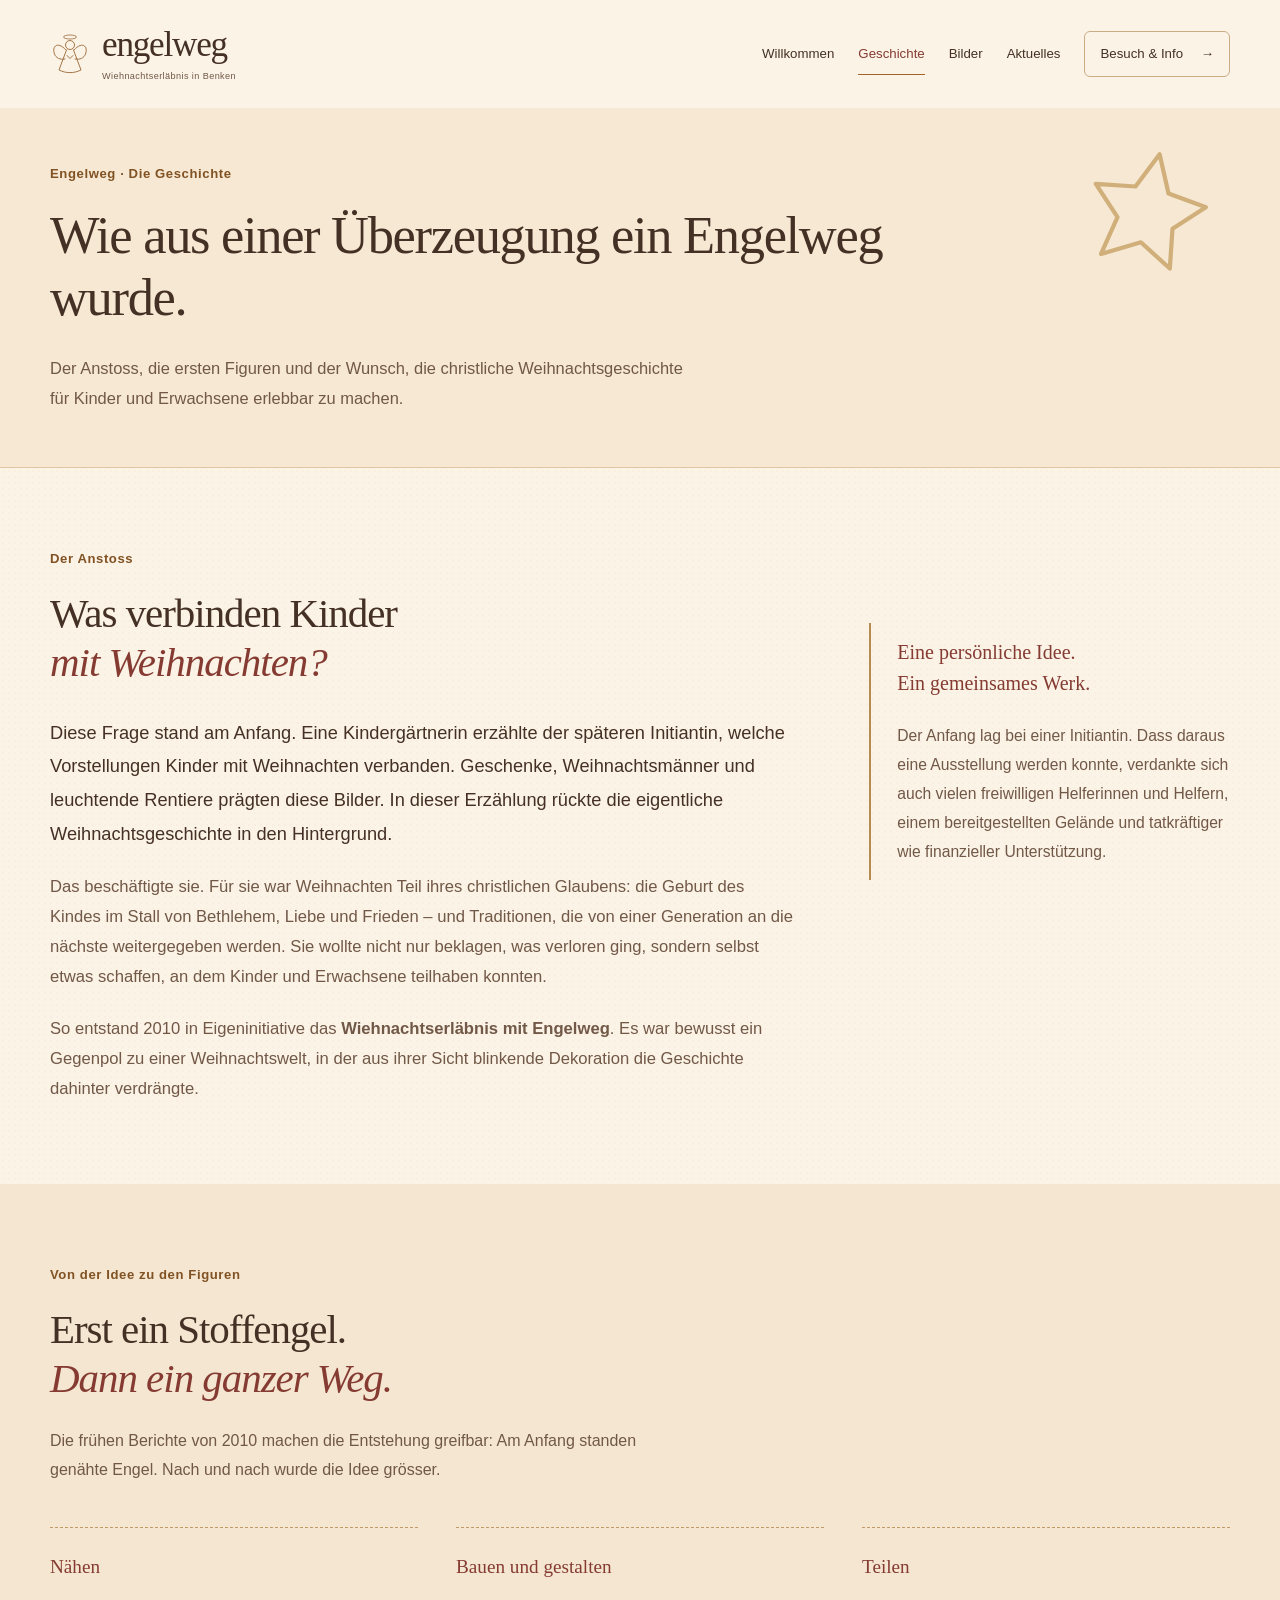
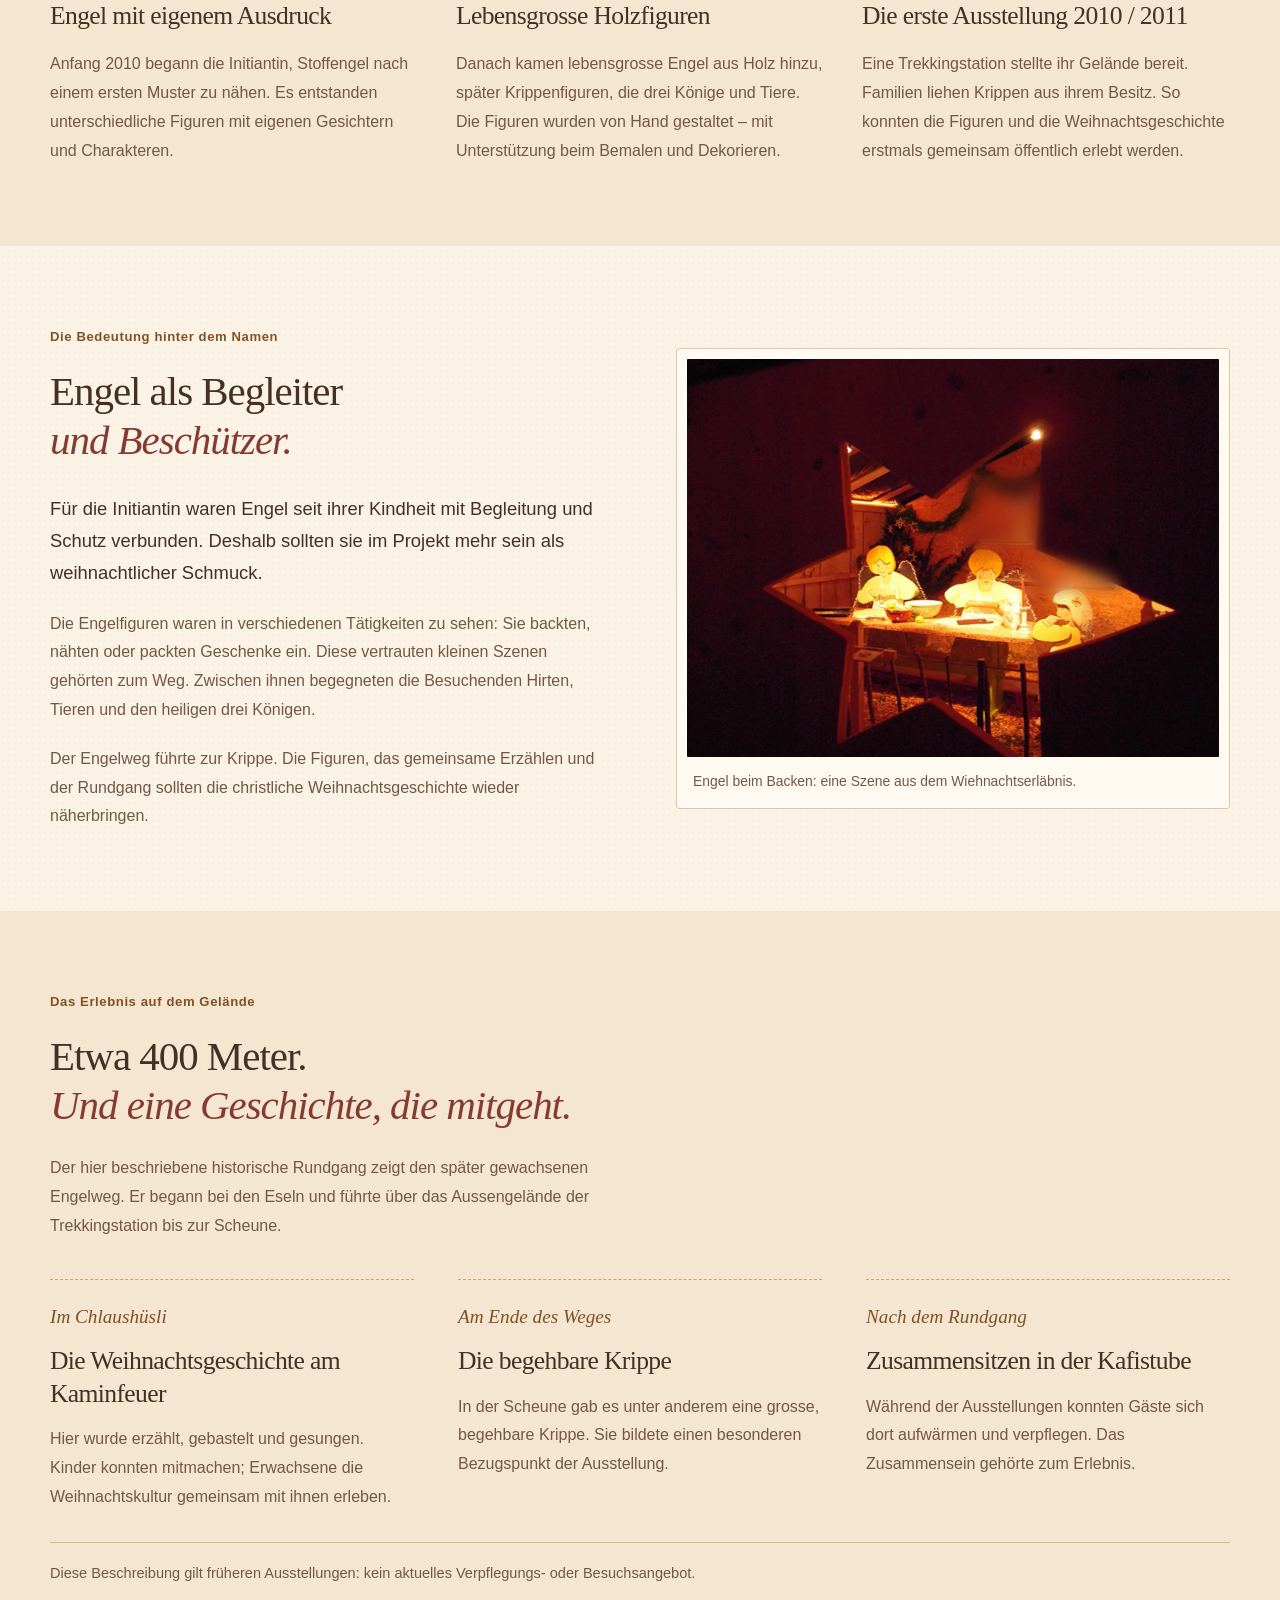
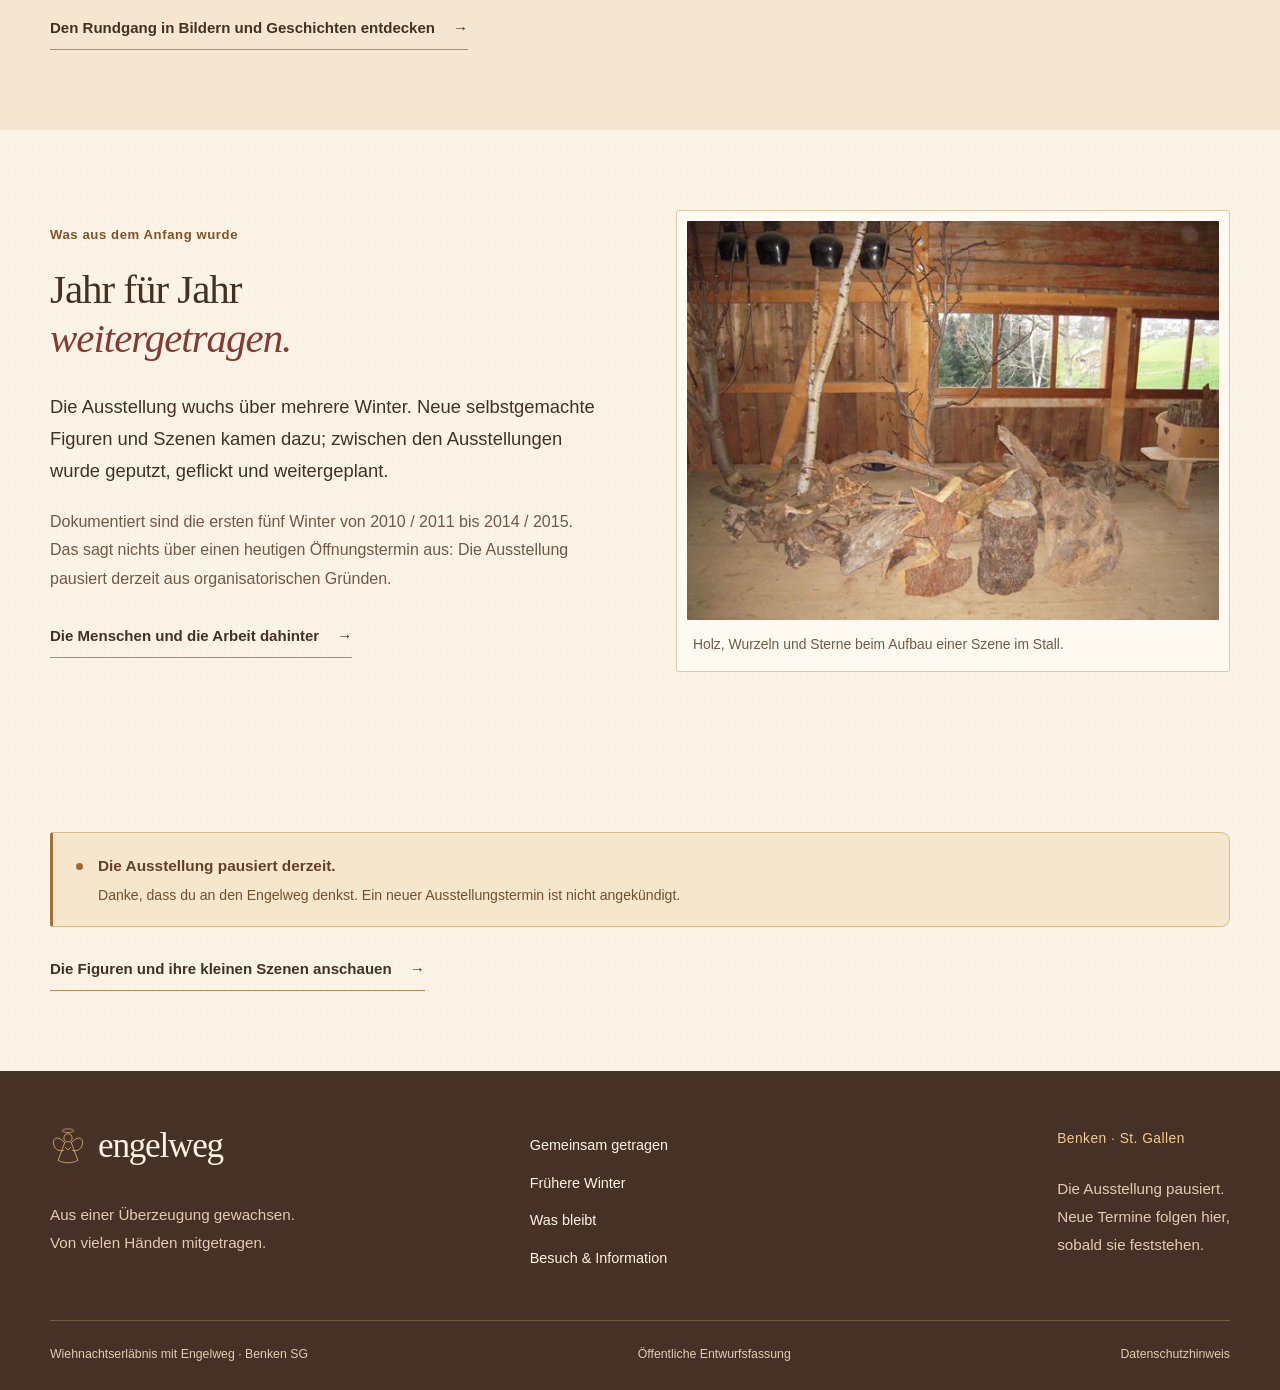
<file: ausstellung-1/index.html>
<!doctype html>
<html lang="de-CH">
<head>
<meta charset="utf-8"><meta name="viewport" content="width=device-width, initial-scale=1">
<meta name="description" content="Der Anstoss, die ersten Figuren und der Wunsch, die christliche Weihnachtsgeschichte für Kinder und Erwachsene erlebbar zu machen."><meta name="robots" content="noindex, nofollow">
<meta name="theme-color" content="#fbf3e6"><title>Die Geschichte · Engelweg</title>
<link rel="icon" href="../assets/favicon.svg" type="image/svg+xml">
<link rel="stylesheet" href="../assets/style.css"><link rel="stylesheet" href="../assets/warmth.css"><script src="../assets/site.js" defer></script>
</head>
<body class="warmth">
<a class="skip-link" href="#main">Zum Inhalt springen</a>
<header class="site-header"><div class="wrap header-inner"><a class="brand" href="../" aria-label="Engelweg – Startseite"><span class="brand-symbol"><svg viewBox="0 0 80 88" fill="none" aria-hidden="true"><ellipse cx="40" cy="10" rx="13" ry="4" stroke="currentColor" stroke-width="1.5"/><circle cx="40" cy="26" r="9" stroke="currentColor" stroke-width="1.7"/><path d="M32 36C15 17 3 29 9 44c3 8 11 12 21 10m18-18c17-19 29-7 23 8-3 8-11 12-21 10M33 36 18 76c14 7 30 7 44 0L47 36M34 47l6 6 6-6" stroke="currentColor" stroke-width="1.7" stroke-linecap="round" stroke-linejoin="round"/></svg></span><span>engelweg<span class="brand-caption">Wiehnachtserläbnis in Benken</span></span></a><button class="menu-toggle" type="button" aria-expanded="false" aria-controls="main-nav"><span class="menu-label">Menü</span><span class="menu-lines" aria-hidden="true"></span></button><nav id="main-nav" aria-label="Hauptnavigation"><a href="../">Willkommen</a><a href="../ausstellung-1/" aria-current="page">Geschichte</a><a href="../einblicke/">Bilder</a><a href="../aktuelles/">Aktuelles</a><a class="nav-visit" href="../kontakt/">Besuch & Info <span aria-hidden="true">→</span></a></nav></div></header>
<main id="main"><section class="page-hero"><div class="wrap"><p class="eyebrow">Engelweg · Die Geschichte</p><h1>Wie aus einer Überzeugung ein Engelweg wurde.</h1><p>Der Anstoss, die ersten Figuren und der Wunsch, die christliche Weihnachtsgeschichte für Kinder und Erwachsene erlebbar zu machen.</p></div><span class="page-star" aria-hidden="true"><svg viewBox="0 0 48 48" fill="none" aria-hidden="true"><path d="m24 5 6 13 14 2-10 10 2 14-12-7-13 7 3-14L4 20l14-2Z" stroke="currentColor" stroke-width="1.5" stroke-linecap="round" stroke-linejoin="round"/></svg></span></section>
<section class="wrap section story-opening" id="anfang"><div><p class="eyebrow">Der Anstoss</p><h2>Was verbinden Kinder<br><em>mit Weihnachten?</em></h2><p class="lead">Diese Frage stand am Anfang. Eine Kindergärtnerin erzählte der späteren Initiantin, welche Vorstellungen Kinder mit Weihnachten verbanden. Geschenke, Weihnachtsmänner und leuchtende Rentiere prägten diese Bilder. In dieser Erzählung rückte die eigentliche Weihnachtsgeschichte in den Hintergrund.</p><p>Das beschäftigte sie. Für sie war Weihnachten Teil ihres christlichen Glaubens: die Geburt des Kindes im Stall von Bethlehem, Liebe und Frieden – und Traditionen, die von einer Generation an die nächste weitergegeben werden. Sie wollte nicht nur beklagen, was verloren ging, sondern selbst etwas schaffen, an dem Kinder und Erwachsene teilhaben konnten.</p><p>So entstand 2010 in Eigeninitiative das <strong>Wiehnachtserläbnis mit Engelweg</strong>. Es war bewusst ein Gegenpol zu einer Weihnachtswelt, in der aus ihrer Sicht blinkende Dekoration die Geschichte dahinter verdrängte.</p></div><aside class="source-aside"><span class="handwritten">Eine persönliche Idee.<br>Ein gemeinsames Werk.</span><p>Der Anfang lag bei einer Initiantin. Dass daraus eine Ausstellung werden konnte, verdankte sich auch vielen freiwilligen Helferinnen und Helfern, einem bereitgestellten Gelände und tatkräftiger wie finanzieller Unterstützung.</p></aside></section>
<section class="soft-section section"><div class="wrap"><div class="section-heading"><p class="eyebrow">Von der Idee zu den Figuren</p><h2>Erst ein Stoffengel.<br><em>Dann ein ganzer Weg.</em></h2><p class="section-description">Die frühen Berichte von 2010 machen die Entstehung greifbar: Am Anfang standen genähte Engel. Nach und nach wurde die Idee grösser.</p></div><div class="origin-sequence"><article><span class="handwritten">Nähen</span><h3>Engel mit eigenem Ausdruck</h3><p>Anfang 2010 begann die Initiantin, Stoffengel nach einem ersten Muster zu nähen. Es entstanden unterschiedliche Figuren mit eigenen Gesichtern und Charakteren.</p></article><article><span class="handwritten">Bauen und gestalten</span><h3>Lebensgrosse Holzfiguren</h3><p>Danach kamen lebensgrosse Engel aus Holz hinzu, später Krippenfiguren, die drei Könige und Tiere. Die Figuren wurden von Hand gestaltet – mit Unterstützung beim Bemalen und Dekorieren.</p></article><article><span class="handwritten">Teilen</span><h3>Die erste Ausstellung 2010 / 2011</h3><p>Eine Trekkingstation stellte ihr Gelände bereit. Familien liehen Krippen aus ihrem Besitz. So konnten die Figuren und die Weihnachtsgeschichte erstmals gemeinsam öffentlich erlebt werden.</p></article></div></div></section>
<section class="wrap section split-story" id="engel"><div><p class="eyebrow">Die Bedeutung hinter dem Namen</p><h2>Engel als Begleiter<br><em>und Beschützer.</em></h2><p class="lead">Für die Initiantin waren Engel seit ihrer Kindheit mit Begleitung und Schutz verbunden. Deshalb sollten sie im Projekt mehr sein als weihnachtlicher Schmuck.</p><p>Die Engelfiguren waren in verschiedenen Tätigkeiten zu sehen: Sie backten, nähten oder packten Geschenke ein. Diese vertrauten kleinen Szenen gehörten zum Weg. Zwischen ihnen begegneten die Besuchenden Hirten, Tieren und den heiligen drei Königen.</p><p>Der Engelweg führte zur Krippe. Die Figuren, das gemeinsame Erzählen und der Rundgang sollten die christliche Weihnachtsgeschichte wieder näherbringen.</p></div><figure><img class="" src="../assets/images/engelwerkstatt.webp" alt="Warm beleuchtete Szene mit handgefertigten Engelfiguren" width="885" height="662" loading="lazy" decoding="async"><figcaption>Engel beim Backen: eine Szene aus dem Wiehnachtserläbnis.</figcaption></figure></section>
<section class="soft-section section" id="weg"><div class="wrap"><div class="section-heading"><p class="eyebrow">Das Erlebnis auf dem Gelände</p><h2>Etwa 400 Meter.<br><em>Und eine Geschichte, die mitgeht.</em></h2><p class="section-description">Der hier beschriebene historische Rundgang zeigt den später gewachsenen Engelweg. Er begann bei den Eseln und führte über das Aussengelände der Trekkingstation bis zur Scheune.</p></div><div class="story-facts"><article id="geschichten"><span>Im Chlaushüsli</span><h3>Die Weihnachtsgeschichte am Kaminfeuer</h3><p>Hier wurde erzählt, gebastelt und gesungen. Kinder konnten mitmachen; Erwachsene die Weihnachtskultur gemeinsam mit ihnen erleben.</p></article><article><span>Am Ende des Weges</span><h3>Die begehbare Krippe</h3><p>In der Scheune gab es unter anderem eine grosse, begehbare Krippe. Sie bildete einen besonderen Bezugspunkt der Ausstellung.</p></article><article><span>Nach dem Rundgang</span><h3>Zusammensitzen in der Kafistube</h3><p>Während der Ausstellungen konnten Gäste sich dort aufwärmen und verpflegen. Das Zusammensein gehörte zum Erlebnis.</p></article></div><p class="history-disclaimer">Diese Beschreibung gilt früheren Ausstellungen: kein aktuelles Verpflegungs- oder Besuchsangebot.</p><a class="text-link" href="../#unterwegs">Den Rundgang in Bildern und Geschichten entdecken <span aria-hidden="true">→</span></a></div></section>
<section class="wrap section split-story"><div><p class="eyebrow">Was aus dem Anfang wurde</p><h2>Jahr für Jahr<br><em>weitergetragen.</em></h2><p class="lead">Die Ausstellung wuchs über mehrere Winter. Neue selbstgemachte Figuren und Szenen kamen dazu; zwischen den Ausstellungen wurde geputzt, geflickt und weitergeplant.</p><p>Dokumentiert sind die ersten fünf Winter von 2010 / 2011 bis 2014 / 2015. Das sagt nichts über einen heutigen Öffnungstermin aus: Die Ausstellung pausiert derzeit aus organisatorischen Gründen.</p><a class="text-link" href="../helfer-sponsoren/">Die Menschen und die Arbeit dahinter <span aria-hidden="true">→</span></a></div><figure><img class="" src="../assets/images/krippenaufbau.webp" alt="Holzraum mit Wurzeln, Stämmen und Holzsternen beim Aufbau einer Szene" width="591" height="443" loading="lazy" decoding="async"><figcaption>Holz, Wurzeln und Sterne beim Aufbau einer Szene im Stall.</figcaption></figure></section>
<section class="wrap section last-section"><div class="status-note"><span class="status-dot" aria-hidden="true"></span><div><strong>Die Ausstellung pausiert derzeit.</strong><span>Danke, dass du an den Engelweg denkst. Ein neuer Ausstellungstermin ist nicht angekündigt.</span></div></div><a class="text-link" href="../einblicke/">Die Figuren und ihre kleinen Szenen anschauen <span aria-hidden="true">→</span></a></section></main>
<footer class="site-footer"><div class="wrap footer-top"><div><a class="brand footer-brand" href="../"><svg viewBox="0 0 80 88" fill="none" aria-hidden="true"><ellipse cx="40" cy="10" rx="13" ry="4" stroke="currentColor" stroke-width="1.5"/><circle cx="40" cy="26" r="9" stroke="currentColor" stroke-width="1.7"/><path d="M32 36C15 17 3 29 9 44c3 8 11 12 21 10m18-18c17-19 29-7 23 8-3 8-11 12-21 10M33 36 18 76c14 7 30 7 44 0L47 36M34 47l6 6 6-6" stroke="currentColor" stroke-width="1.7" stroke-linecap="round" stroke-linejoin="round"/></svg><span>engelweg</span></a><p>Aus einer Überzeugung gewachsen.<br>Von vielen Händen mitgetragen.</p></div><nav aria-label="Weitere Seiten"><a href="../helfer-sponsoren/">Gemeinsam getragen</a><a href="../medien/">Frühere Winter</a><a href="../gästebuch/">Was bleibt</a><a href="../kontakt/">Besuch & Information</a></nav><div class="footer-note"><span class="footer-label">Benken · St. Gallen</span><p>Die Ausstellung pausiert.<br>Neue Termine folgen hier,<br>sobald sie feststehen.</p></div></div><div class="wrap footer-bottom"><span>Wiehnachtserläbnis mit Engelweg · Benken SG</span><span>Öffentliche Entwurfsfassung</span><a href="../datenschutz/">Datenschutzhinweis</a></div></footer>
<dialog class="lightbox" aria-labelledby="lightbox-caption"><div class="lightbox-toolbar"><span class="lightbox-count" aria-live="polite"></span><button class="lightbox-close" type="button" aria-label="Bildansicht schließen">Schließen <span aria-hidden="true">×</span></button></div><div class="lightbox-stage"><button class="lightbox-prev" type="button" aria-label="Vorheriges Bild">←</button><img src="../assets/images/winterweg.webp" alt=""><button class="lightbox-next" type="button" aria-label="Nächstes Bild">→</button></div><p id="lightbox-caption"></p></dialog>
</body></html>
</file>
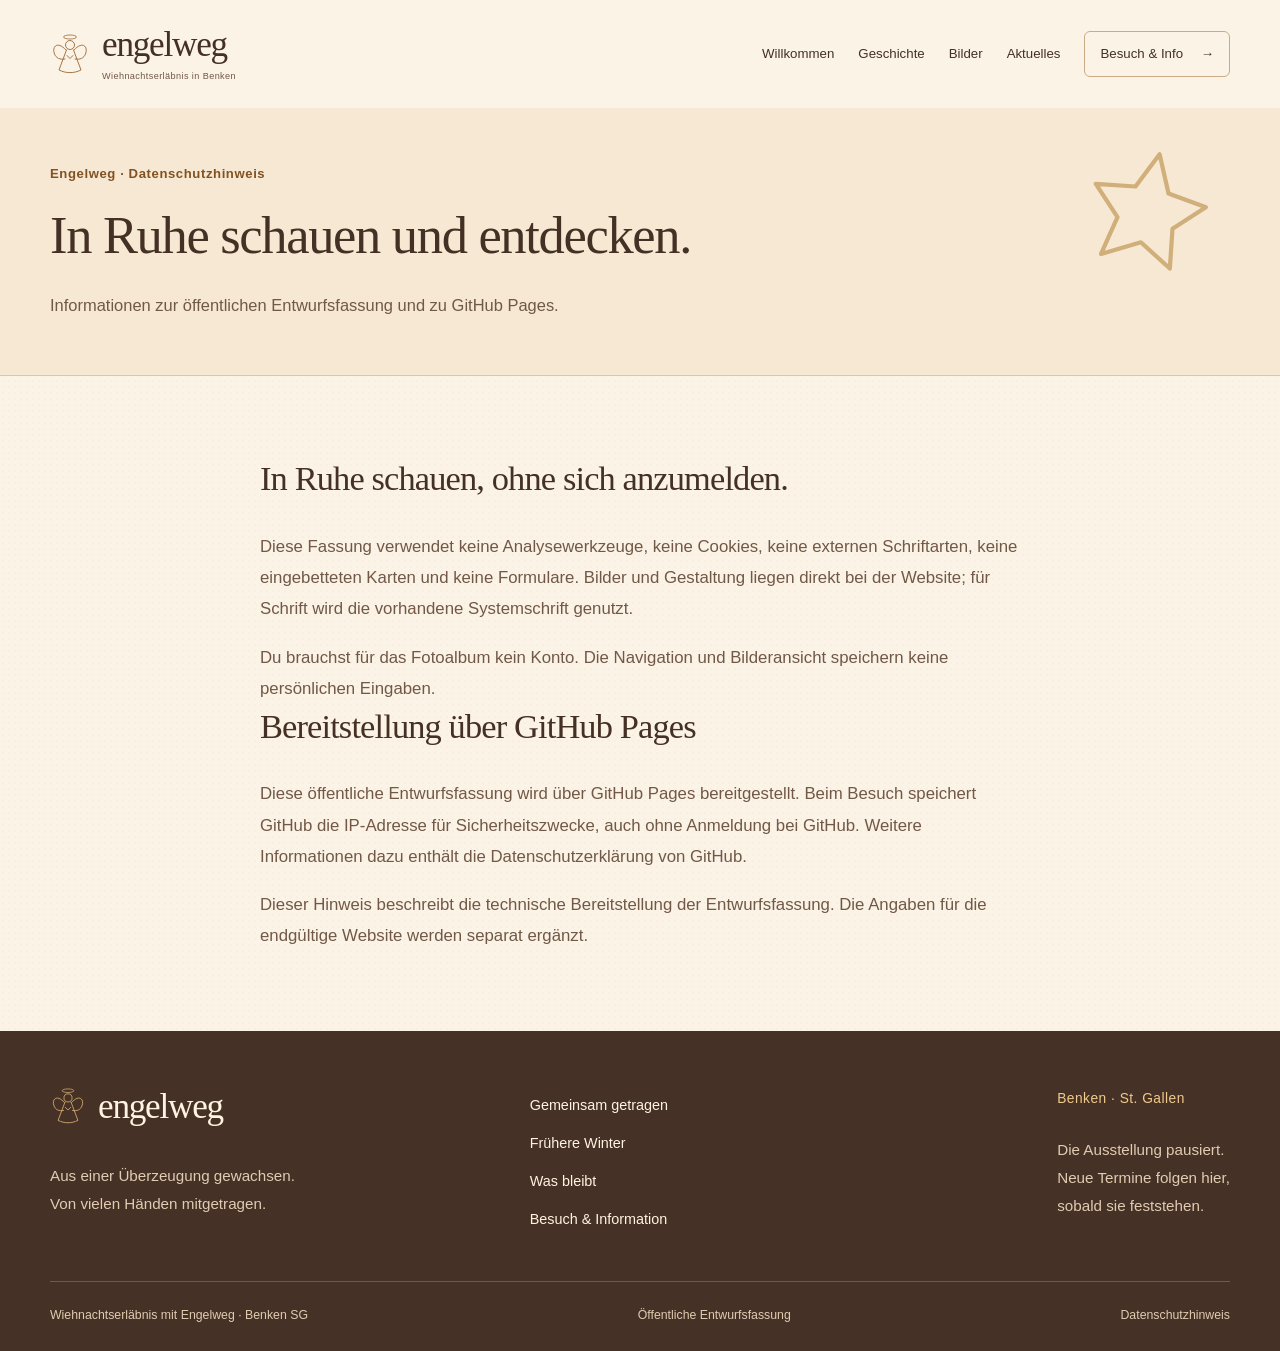
<file: datenschutz/index.html>
<!doctype html>
<html lang="de-CH">
<head>
<meta charset="utf-8"><meta name="viewport" content="width=device-width, initial-scale=1">
<meta name="description" content="Informationen zur öffentlichen Entwurfsfassung und zu GitHub Pages."><meta name="robots" content="noindex, nofollow">
<meta name="theme-color" content="#fbf3e6"><title>Datenschutzhinweis · Engelweg</title>
<link rel="icon" href="../assets/favicon.svg" type="image/svg+xml">
<link rel="stylesheet" href="../assets/style.css"><link rel="stylesheet" href="../assets/warmth.css"><script src="../assets/site.js" defer></script>
</head>
<body class="warmth">
<a class="skip-link" href="#main">Zum Inhalt springen</a>
<header class="site-header"><div class="wrap header-inner"><a class="brand" href="../" aria-label="Engelweg – Startseite"><span class="brand-symbol"><svg viewBox="0 0 80 88" fill="none" aria-hidden="true"><ellipse cx="40" cy="10" rx="13" ry="4" stroke="currentColor" stroke-width="1.5"/><circle cx="40" cy="26" r="9" stroke="currentColor" stroke-width="1.7"/><path d="M32 36C15 17 3 29 9 44c3 8 11 12 21 10m18-18c17-19 29-7 23 8-3 8-11 12-21 10M33 36 18 76c14 7 30 7 44 0L47 36M34 47l6 6 6-6" stroke="currentColor" stroke-width="1.7" stroke-linecap="round" stroke-linejoin="round"/></svg></span><span>engelweg<span class="brand-caption">Wiehnachtserläbnis in Benken</span></span></a><button class="menu-toggle" type="button" aria-expanded="false" aria-controls="main-nav"><span class="menu-label">Menü</span><span class="menu-lines" aria-hidden="true"></span></button><nav id="main-nav" aria-label="Hauptnavigation"><a href="../">Willkommen</a><a href="../ausstellung-1/">Geschichte</a><a href="../einblicke/">Bilder</a><a href="../aktuelles/">Aktuelles</a><a class="nav-visit" href="../kontakt/">Besuch & Info <span aria-hidden="true">→</span></a></nav></div></header>
<main id="main"><section class="page-hero"><div class="wrap"><p class="eyebrow">Engelweg · Datenschutzhinweis</p><h1>In Ruhe schauen und entdecken.</h1><p>Informationen zur öffentlichen Entwurfsfassung und zu GitHub Pages.</p></div><span class="page-star" aria-hidden="true"><svg viewBox="0 0 48 48" fill="none" aria-hidden="true"><path d="m24 5 6 13 14 2-10 10 2 14-12-7-13 7 3-14L4 20l14-2Z" stroke="currentColor" stroke-width="1.5" stroke-linecap="round" stroke-linejoin="round"/></svg></span></section><section class="wrap section narrow prose"><h2>In Ruhe schauen, ohne sich anzumelden.</h2><p>Diese Fassung verwendet keine Analysewerkzeuge, keine Cookies, keine externen Schriftarten, keine eingebetteten Karten und keine Formulare. Bilder und Gestaltung liegen direkt bei der Website; für Schrift wird die vorhandene Systemschrift genutzt.</p><p>Du brauchst für das Fotoalbum kein Konto. Die Navigation und Bilderansicht speichern keine persönlichen Eingaben.</p><h2>Bereitstellung über GitHub Pages</h2><p>Diese öffentliche Entwurfsfassung wird über GitHub Pages bereitgestellt. Beim Besuch speichert GitHub die IP-Adresse für Sicherheitszwecke, auch ohne Anmeldung bei GitHub. Weitere Informationen dazu enthält die Datenschutzerklärung von GitHub.</p><p>Dieser Hinweis beschreibt die technische Bereitstellung der Entwurfsfassung. Die Angaben für die endgültige Website werden separat ergänzt.</p></section></main>
<footer class="site-footer"><div class="wrap footer-top"><div><a class="brand footer-brand" href="../"><svg viewBox="0 0 80 88" fill="none" aria-hidden="true"><ellipse cx="40" cy="10" rx="13" ry="4" stroke="currentColor" stroke-width="1.5"/><circle cx="40" cy="26" r="9" stroke="currentColor" stroke-width="1.7"/><path d="M32 36C15 17 3 29 9 44c3 8 11 12 21 10m18-18c17-19 29-7 23 8-3 8-11 12-21 10M33 36 18 76c14 7 30 7 44 0L47 36M34 47l6 6 6-6" stroke="currentColor" stroke-width="1.7" stroke-linecap="round" stroke-linejoin="round"/></svg><span>engelweg</span></a><p>Aus einer Überzeugung gewachsen.<br>Von vielen Händen mitgetragen.</p></div><nav aria-label="Weitere Seiten"><a href="../helfer-sponsoren/">Gemeinsam getragen</a><a href="../medien/">Frühere Winter</a><a href="../gästebuch/">Was bleibt</a><a href="../kontakt/">Besuch & Information</a></nav><div class="footer-note"><span class="footer-label">Benken · St. Gallen</span><p>Die Ausstellung pausiert.<br>Neue Termine folgen hier,<br>sobald sie feststehen.</p></div></div><div class="wrap footer-bottom"><span>Wiehnachtserläbnis mit Engelweg · Benken SG</span><span>Öffentliche Entwurfsfassung</span><a href="../datenschutz/">Datenschutzhinweis</a></div></footer>
<dialog class="lightbox" aria-labelledby="lightbox-caption"><div class="lightbox-toolbar"><span class="lightbox-count" aria-live="polite"></span><button class="lightbox-close" type="button" aria-label="Bildansicht schließen">Schließen <span aria-hidden="true">×</span></button></div><div class="lightbox-stage"><button class="lightbox-prev" type="button" aria-label="Vorheriges Bild">←</button><img src="../assets/images/winterweg.webp" alt=""><button class="lightbox-next" type="button" aria-label="Nächstes Bild">→</button></div><p id="lightbox-caption"></p></dialog>
</body></html>
</file>
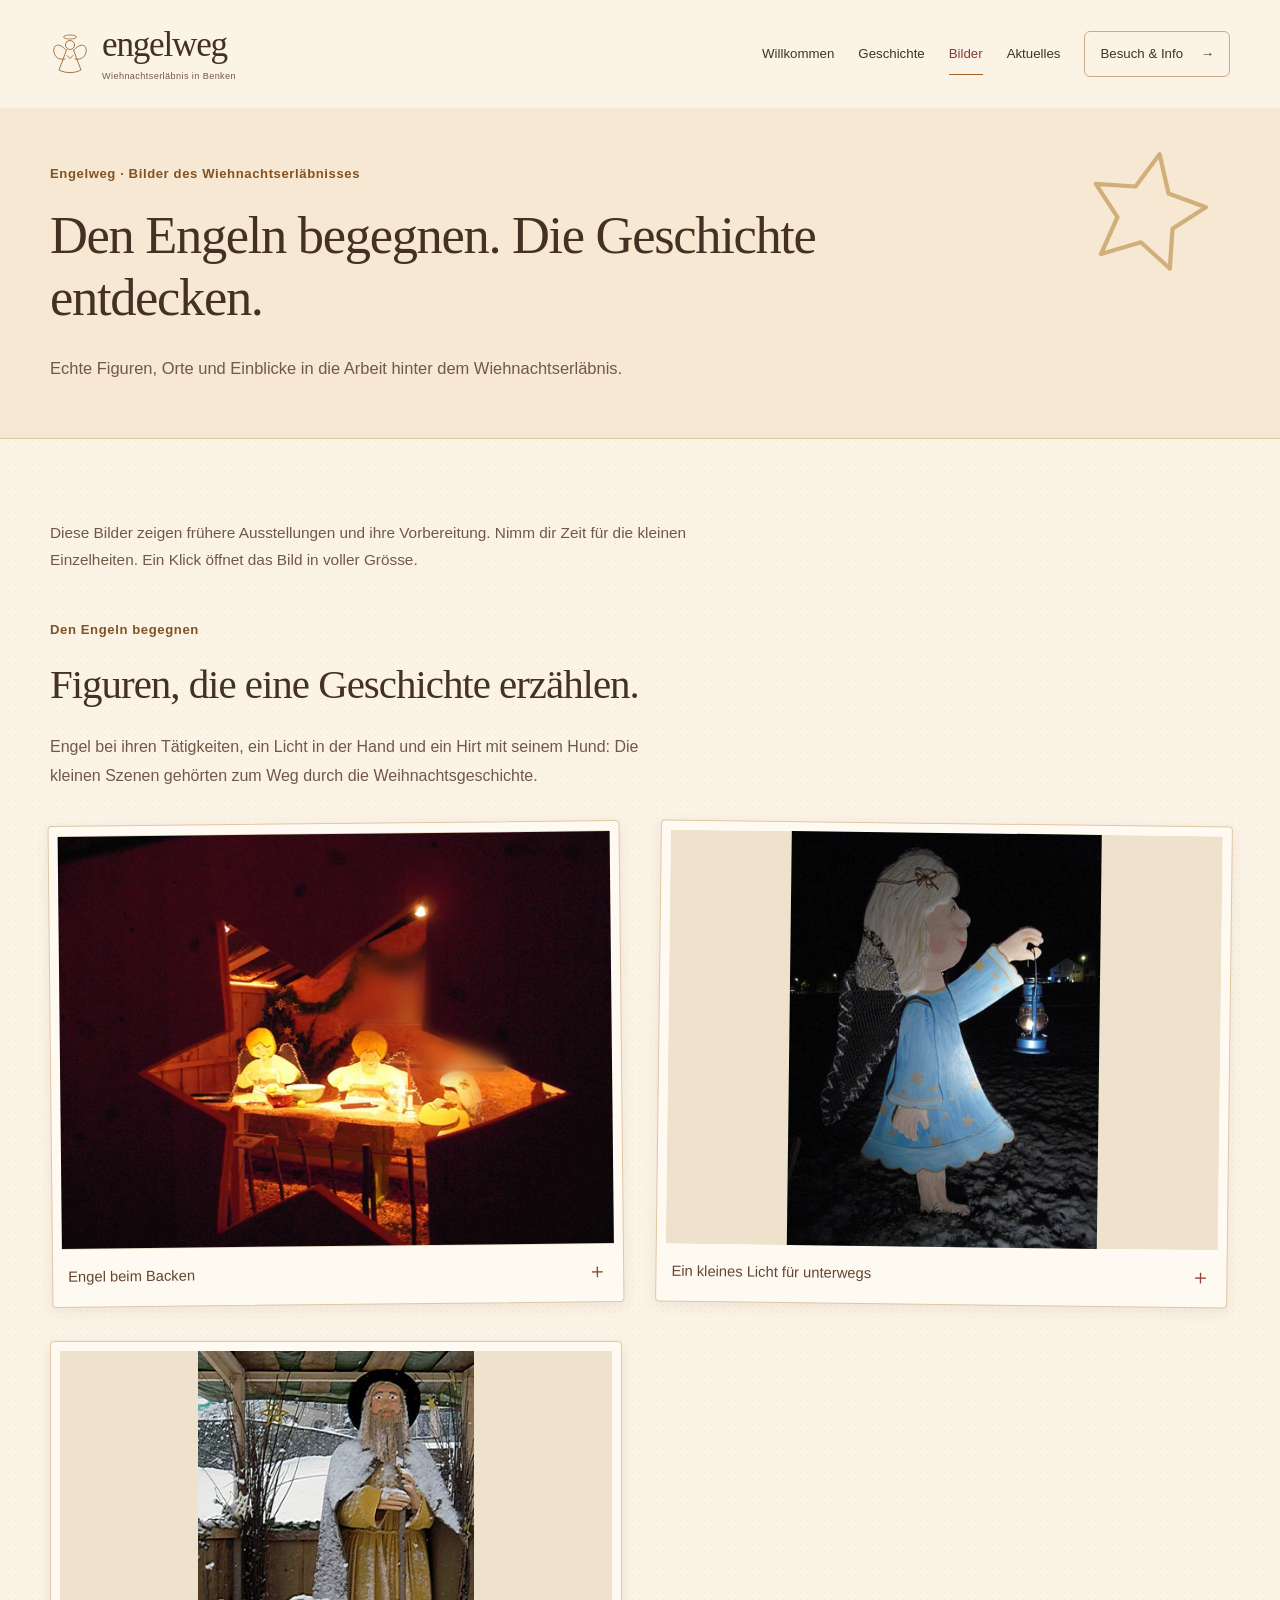
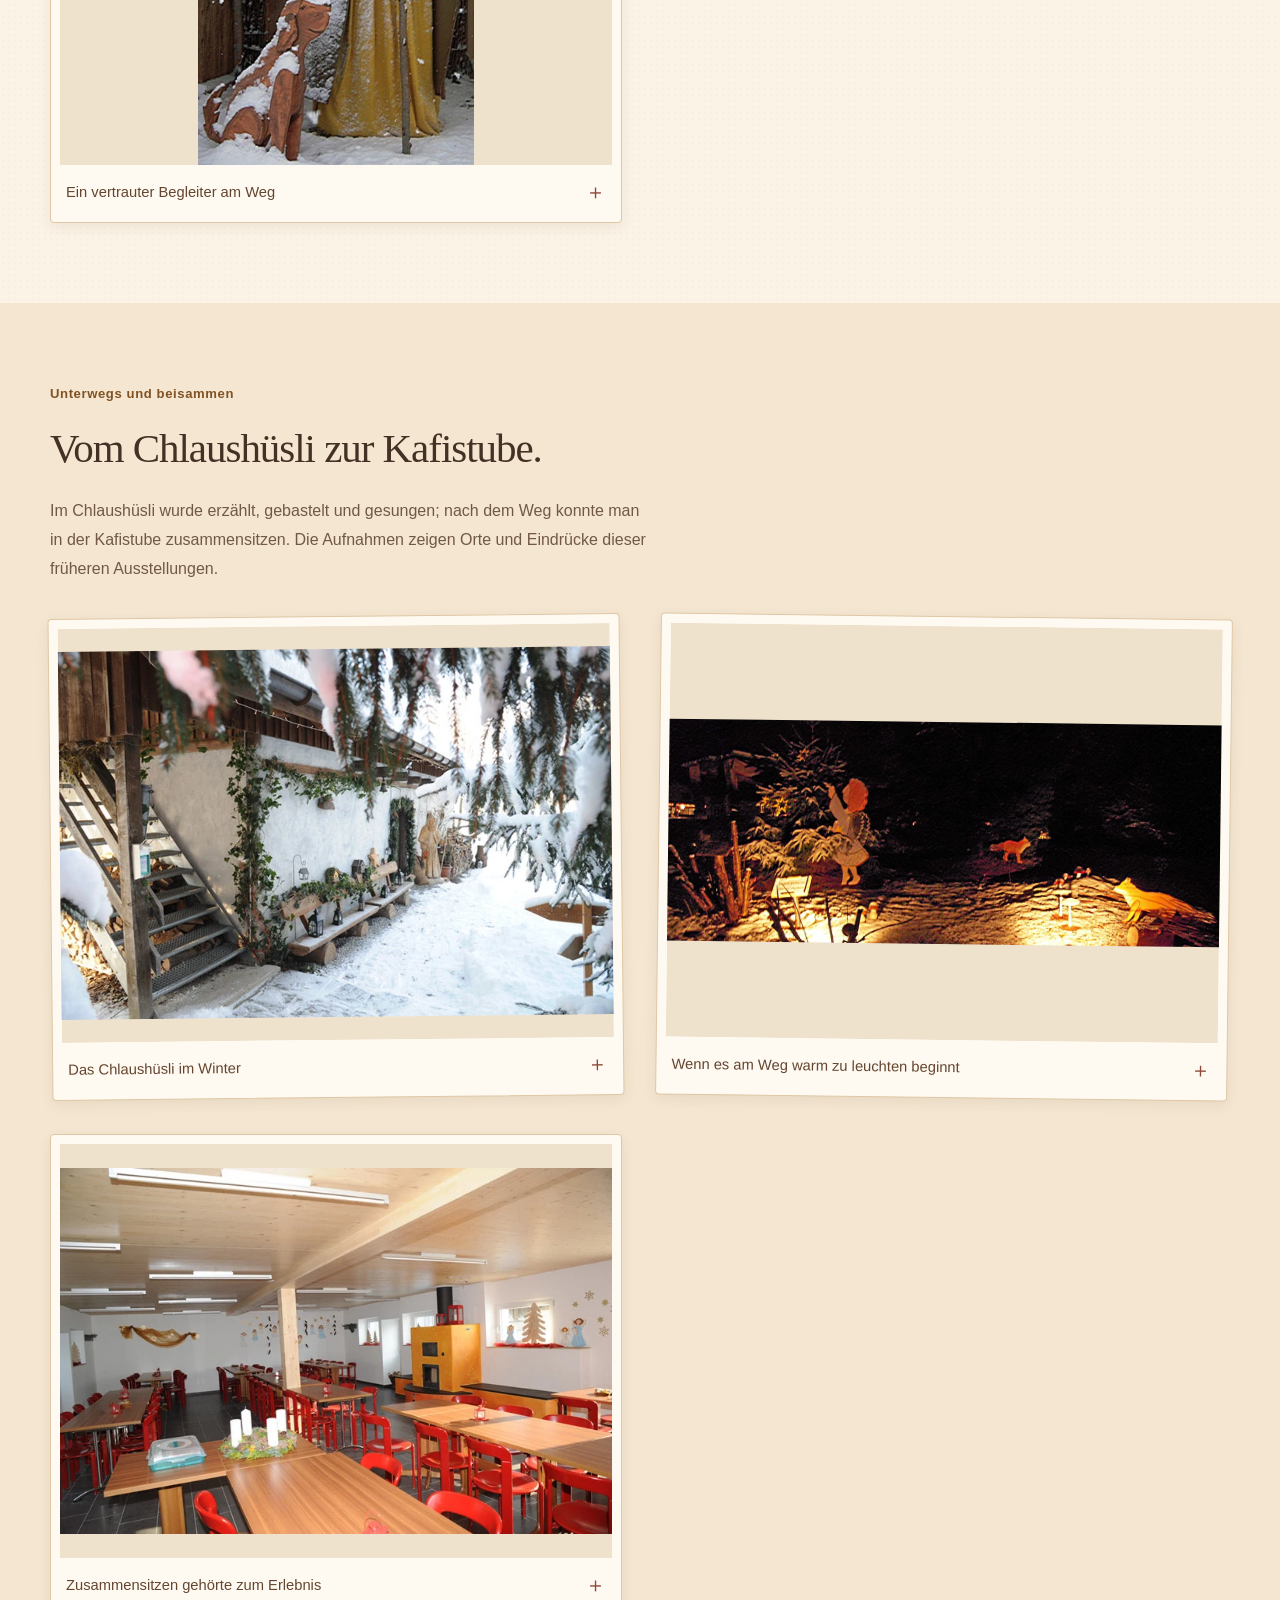
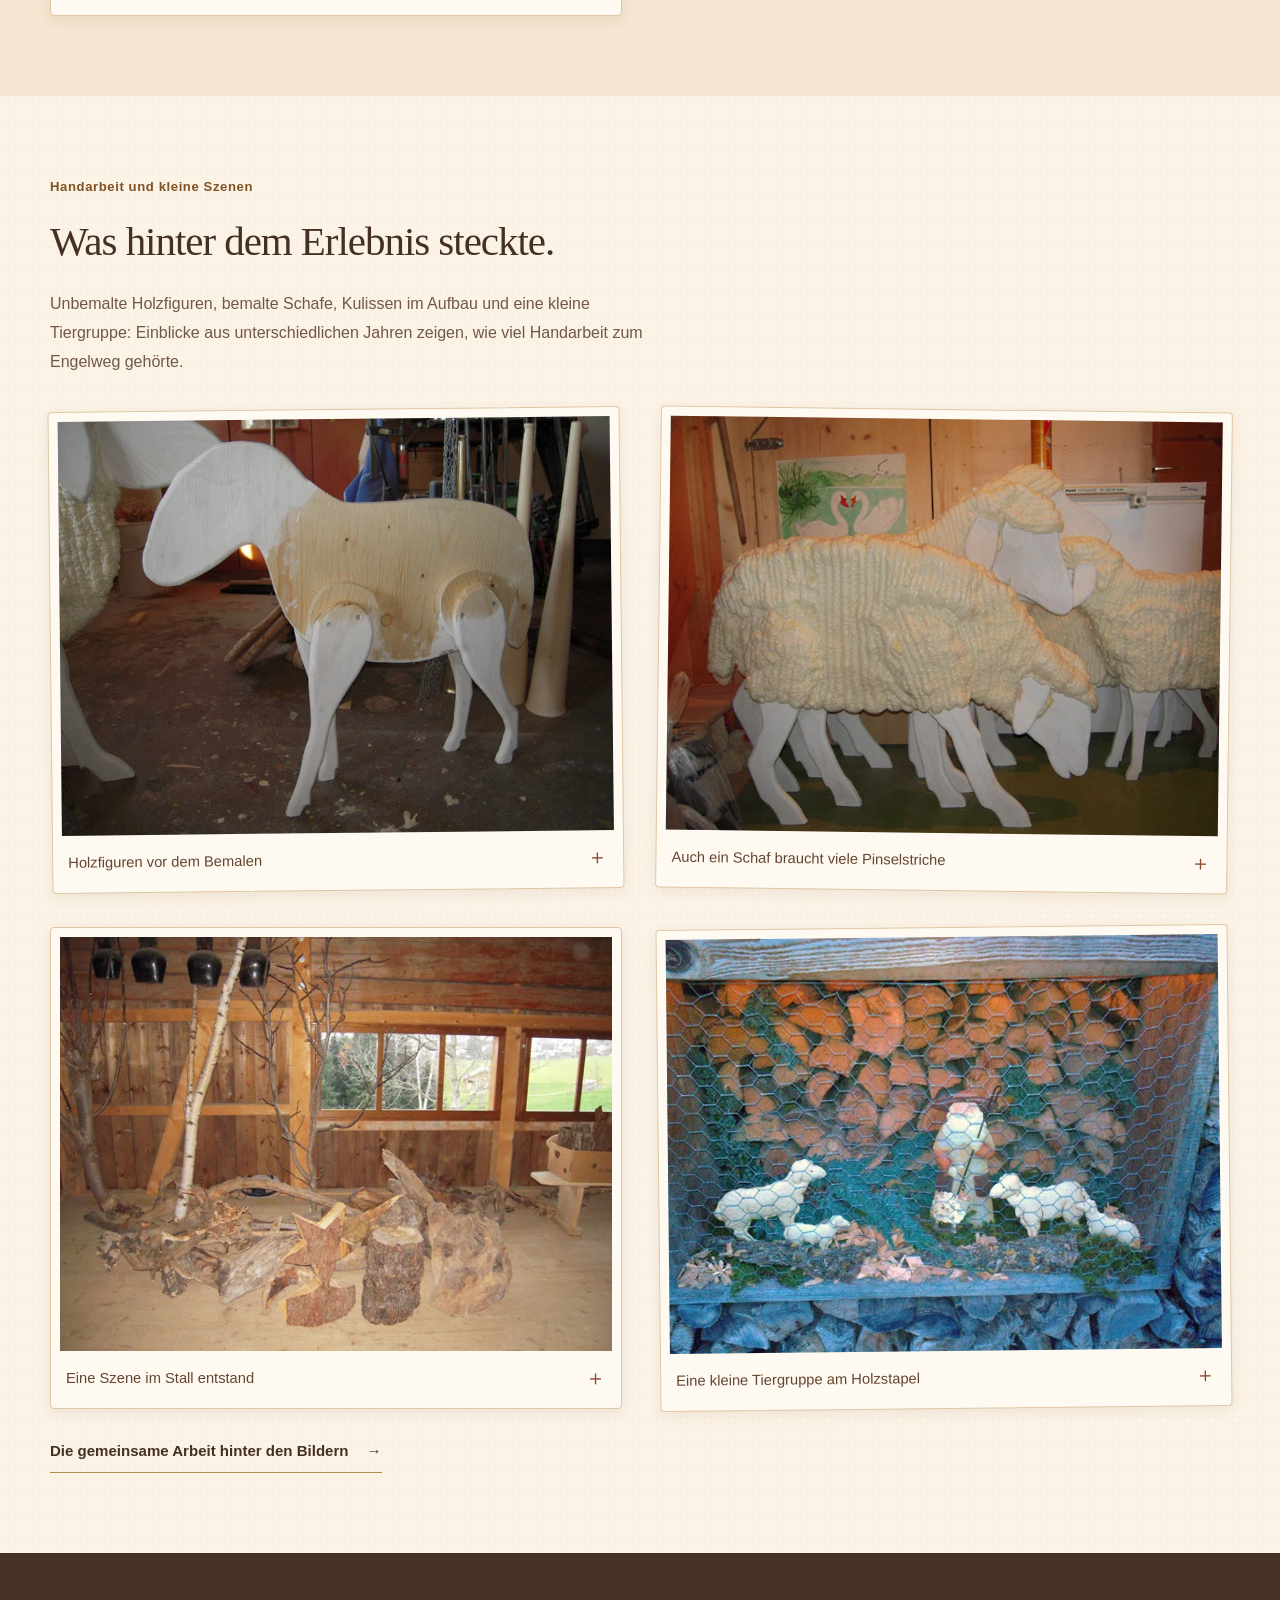
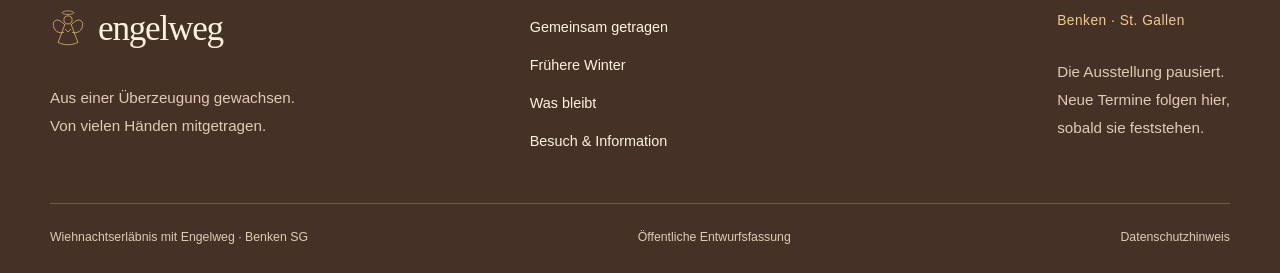
<file: einblicke/index.html>
<!doctype html>
<html lang="de-CH">
<head>
<meta charset="utf-8"><meta name="viewport" content="width=device-width, initial-scale=1">
<meta name="description" content="Echte Figuren, Orte und Einblicke in die Arbeit hinter dem Wiehnachtserläbnis."><meta name="robots" content="noindex, nofollow">
<meta name="theme-color" content="#fbf3e6"><title>Bilder des Wiehnachtserläbnisses · Engelweg</title>
<link rel="icon" href="../assets/favicon.svg" type="image/svg+xml">
<link rel="stylesheet" href="../assets/style.css"><link rel="stylesheet" href="../assets/warmth.css"><script src="../assets/site.js" defer></script>
</head>
<body class="warmth">
<a class="skip-link" href="#main">Zum Inhalt springen</a>
<header class="site-header"><div class="wrap header-inner"><a class="brand" href="../" aria-label="Engelweg – Startseite"><span class="brand-symbol"><svg viewBox="0 0 80 88" fill="none" aria-hidden="true"><ellipse cx="40" cy="10" rx="13" ry="4" stroke="currentColor" stroke-width="1.5"/><circle cx="40" cy="26" r="9" stroke="currentColor" stroke-width="1.7"/><path d="M32 36C15 17 3 29 9 44c3 8 11 12 21 10m18-18c17-19 29-7 23 8-3 8-11 12-21 10M33 36 18 76c14 7 30 7 44 0L47 36M34 47l6 6 6-6" stroke="currentColor" stroke-width="1.7" stroke-linecap="round" stroke-linejoin="round"/></svg></span><span>engelweg<span class="brand-caption">Wiehnachtserläbnis in Benken</span></span></a><button class="menu-toggle" type="button" aria-expanded="false" aria-controls="main-nav"><span class="menu-label">Menü</span><span class="menu-lines" aria-hidden="true"></span></button><nav id="main-nav" aria-label="Hauptnavigation"><a href="../">Willkommen</a><a href="../ausstellung-1/">Geschichte</a><a href="../einblicke/" aria-current="page">Bilder</a><a href="../aktuelles/">Aktuelles</a><a class="nav-visit" href="../kontakt/">Besuch & Info <span aria-hidden="true">→</span></a></nav></div></header>
<main id="main"><section class="page-hero"><div class="wrap"><p class="eyebrow">Engelweg · Bilder des Wiehnachtserläbnisses</p><h1>Den Engeln begegnen. Die Geschichte entdecken.</h1><p>Echte Figuren, Orte und Einblicke in die Arbeit hinter dem Wiehnachtserläbnis.</p></div><span class="page-star" aria-hidden="true"><svg viewBox="0 0 48 48" fill="none" aria-hidden="true"><path d="m24 5 6 13 14 2-10 10 2 14-12-7-13 7 3-14L4 20l14-2Z" stroke="currentColor" stroke-width="1.5" stroke-linecap="round" stroke-linejoin="round"/></svg></span></section>
<section class="wrap section gallery-section"><p class="album-note">Diese Bilder zeigen frühere Ausstellungen und ihre Vorbereitung. Nimm dir Zeit für die kleinen Einzelheiten. Ein Klick öffnet das Bild in voller Grösse.</p><div class="section-heading"><p class="eyebrow">Den Engeln begegnen</p><h2>Figuren, die eine Geschichte erzählen.</h2><p class="section-description">Engel bei ihren Tätigkeiten, ein Licht in der Hand und ein Hirt mit seinem Hund: Die kleinen Szenen gehörten zum Weg durch die Weihnachtsgeschichte.</p></div><div class="gallery-grid"><a class="gallery-item" href="../assets/images/engelwerkstatt.webp" data-gallery data-caption="Warm beleuchtete Szene mit handgefertigten Engelfiguren"><img class="" src="../assets/images/engelwerkstatt.webp" alt="Warm beleuchtete Szene mit handgefertigten Engelfiguren" width="885" height="662" loading="lazy" decoding="async"><span class="gallery-caption">Engel beim Backen<span aria-hidden="true">＋</span></span></a><a class="gallery-item" href="../assets/images/laternenengel.webp" data-gallery data-caption="Handgefertigte blaue Engelfigur mit einer Laterne"><img class="" src="../assets/images/laternenengel.webp" alt="Handgefertigte blaue Engelfigur mit einer Laterne" width="431" height="575" loading="lazy" decoding="async"><span class="gallery-caption">Ein kleines Licht für unterwegs<span aria-hidden="true">＋</span></span></a><a class="gallery-item" href="../assets/images/hirtenfigur.webp" data-gallery data-caption="Handgefertigte Hirtenfigur im winterlichen Außengelände"><img class="" src="../assets/images/hirtenfigur.webp" alt="Handgefertigte Hirtenfigur im winterlichen Außengelände" width="318" height="478" loading="lazy" decoding="async"><span class="gallery-caption">Ein vertrauter Begleiter am Weg<span aria-hidden="true">＋</span></span></a></div></section>
<section class="soft-section section"><div class="wrap gallery-section"><div class="section-heading"><p class="eyebrow">Unterwegs und beisammen</p><h2>Vom Chlaushüsli zur Kafistube.</h2><p class="section-description">Im Chlaushüsli wurde erzählt, gebastelt und gesungen; nach dem Weg konnte man in der Kafistube zusammensitzen. Die Aufnahmen zeigen Orte und Eindrücke dieser früheren Ausstellungen.</p></div><div class="gallery-grid"><a class="gallery-item" href="../assets/images/winterweg.webp" data-gallery data-caption="Das Chlaushüsli mit geschmückter Fassade und verschneitem Weg"><img class="" src="../assets/images/winterweg.webp" alt="Das Chlaushüsli mit geschmückter Fassade und verschneitem Weg" width="709" height="472" loading="lazy" decoding="async"><span class="gallery-caption">Das Chlaushüsli im Winter<span aria-hidden="true">＋</span></span></a><a class="gallery-item" href="../assets/images/lichterweg.webp" data-gallery data-caption="Warm beleuchtete Figuren entlang des Weges bei Nacht"><img class="" src="../assets/images/lichterweg.webp" alt="Warm beleuchtete Figuren entlang des Weges bei Nacht" width="1278" height="513" loading="lazy" decoding="async"><span class="gallery-caption">Wenn es am Weg warm zu leuchten beginnt<span aria-hidden="true">＋</span></span></a><a class="gallery-item" href="../assets/images/kafistube.webp" data-gallery data-caption="Leere Kafistube mit Holztischen, roten Stühlen und Adventsschmuck"><img class="" src="../assets/images/kafistube.webp" alt="Leere Kafistube mit Holztischen, roten Stühlen und Adventsschmuck" width="709" height="471" loading="lazy" decoding="async"><span class="gallery-caption">Zusammensitzen gehörte zum Erlebnis<span aria-hidden="true">＋</span></span></a></div></div></section>
<section class="wrap section gallery-section"><div class="section-heading"><p class="eyebrow">Handarbeit und kleine Szenen</p><h2>Was hinter dem Erlebnis steckte.</h2><p class="section-description">Unbemalte Holzfiguren, bemalte Schafe, Kulissen im Aufbau und eine kleine Tiergruppe: Einblicke aus unterschiedlichen Jahren zeigen, wie viel Handarbeit zum Engelweg gehörte.</p></div><div class="gallery-grid"><a class="gallery-item" href="../assets/images/holzfiguren.webp" data-gallery data-caption="Unbemalte Tierfiguren aus Holz in der Werkstatt"><img class="" src="../assets/images/holzfiguren.webp" alt="Unbemalte Tierfiguren aus Holz in der Werkstatt" width="709" height="531" loading="lazy" decoding="async"><span class="gallery-caption">Holzfiguren vor dem Bemalen<span aria-hidden="true">＋</span></span></a><a class="gallery-item" href="../assets/images/schaffiguren.webp" data-gallery data-caption="Handgefertigte Schaffiguren in einer Werkstatt"><img class="" src="../assets/images/schaffiguren.webp" alt="Handgefertigte Schaffiguren in einer Werkstatt" width="709" height="532" loading="lazy" decoding="async"><span class="gallery-caption">Auch ein Schaf braucht viele Pinselstriche<span aria-hidden="true">＋</span></span></a><a class="gallery-item" href="../assets/images/krippenaufbau.webp" data-gallery data-caption="Holzraum mit Wurzeln, Stämmen und Holzsternen beim Aufbau einer Szene"><img class="" src="../assets/images/krippenaufbau.webp" alt="Holzraum mit Wurzeln, Stämmen und Holzsternen beim Aufbau einer Szene" width="591" height="443" loading="lazy" decoding="async"><span class="gallery-caption">Eine Szene im Stall entstand<span aria-hidden="true">＋</span></span></a><a class="gallery-item" href="../assets/images/krippenszene.webp" data-gallery data-caption="Kleine Tiergruppe mit weissen Schaffiguren vor einem Holzstapel"><img class="" src="../assets/images/krippenszene.webp" alt="Kleine Tiergruppe mit weissen Schaffiguren vor einem Holzstapel" width="591" height="443" loading="lazy" decoding="async"><span class="gallery-caption">Eine kleine Tiergruppe am Holzstapel<span aria-hidden="true">＋</span></span></a></div><a class="text-link" href="../helfer-sponsoren/">Die gemeinsame Arbeit hinter den Bildern <span aria-hidden="true">→</span></a></section></main>
<footer class="site-footer"><div class="wrap footer-top"><div><a class="brand footer-brand" href="../"><svg viewBox="0 0 80 88" fill="none" aria-hidden="true"><ellipse cx="40" cy="10" rx="13" ry="4" stroke="currentColor" stroke-width="1.5"/><circle cx="40" cy="26" r="9" stroke="currentColor" stroke-width="1.7"/><path d="M32 36C15 17 3 29 9 44c3 8 11 12 21 10m18-18c17-19 29-7 23 8-3 8-11 12-21 10M33 36 18 76c14 7 30 7 44 0L47 36M34 47l6 6 6-6" stroke="currentColor" stroke-width="1.7" stroke-linecap="round" stroke-linejoin="round"/></svg><span>engelweg</span></a><p>Aus einer Überzeugung gewachsen.<br>Von vielen Händen mitgetragen.</p></div><nav aria-label="Weitere Seiten"><a href="../helfer-sponsoren/">Gemeinsam getragen</a><a href="../medien/">Frühere Winter</a><a href="../gästebuch/">Was bleibt</a><a href="../kontakt/">Besuch & Information</a></nav><div class="footer-note"><span class="footer-label">Benken · St. Gallen</span><p>Die Ausstellung pausiert.<br>Neue Termine folgen hier,<br>sobald sie feststehen.</p></div></div><div class="wrap footer-bottom"><span>Wiehnachtserläbnis mit Engelweg · Benken SG</span><span>Öffentliche Entwurfsfassung</span><a href="../datenschutz/">Datenschutzhinweis</a></div></footer>
<dialog class="lightbox" aria-labelledby="lightbox-caption"><div class="lightbox-toolbar"><span class="lightbox-count" aria-live="polite"></span><button class="lightbox-close" type="button" aria-label="Bildansicht schließen">Schließen <span aria-hidden="true">×</span></button></div><div class="lightbox-stage"><button class="lightbox-prev" type="button" aria-label="Vorheriges Bild">←</button><img src="../assets/images/winterweg.webp" alt=""><button class="lightbox-next" type="button" aria-label="Nächstes Bild">→</button></div><p id="lightbox-caption"></p></dialog>
</body></html>
</file>
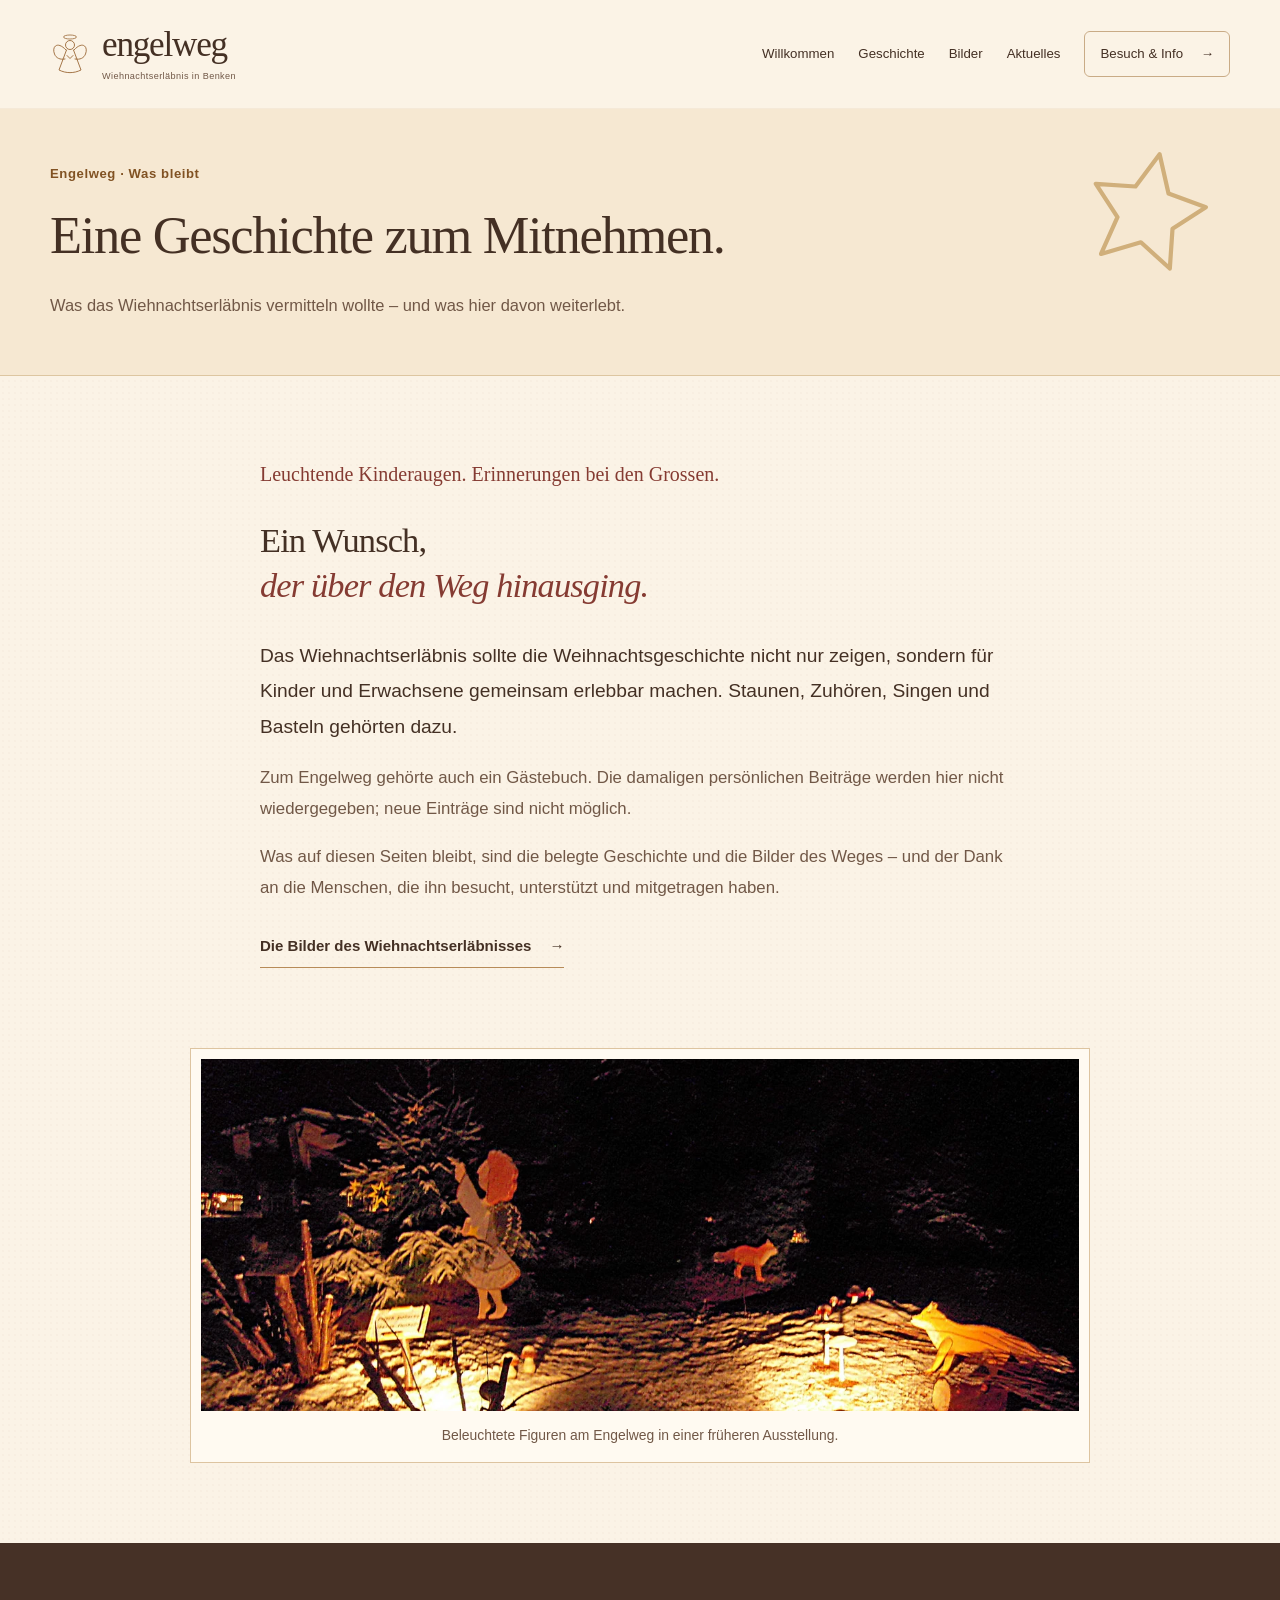
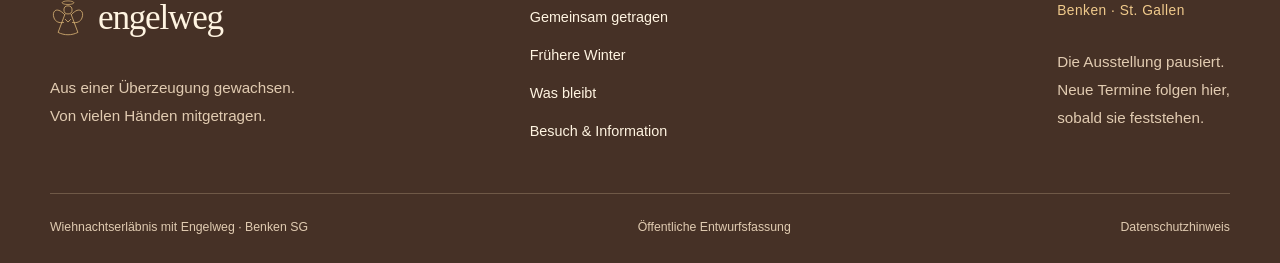
<file: gästebuch/index.html>
<!doctype html>
<html lang="de-CH">
<head>
<meta charset="utf-8"><meta name="viewport" content="width=device-width, initial-scale=1">
<meta name="description" content="Was das Wiehnachtserläbnis vermitteln wollte – und was hier davon weiterlebt."><meta name="robots" content="noindex, nofollow">
<meta name="theme-color" content="#fbf3e6"><title>Was bleibt · Engelweg</title>
<link rel="icon" href="../assets/favicon.svg" type="image/svg+xml">
<link rel="stylesheet" href="../assets/style.css"><link rel="stylesheet" href="../assets/warmth.css"><script src="../assets/site.js" defer></script>
</head>
<body class="warmth">
<a class="skip-link" href="#main">Zum Inhalt springen</a>
<header class="site-header"><div class="wrap header-inner"><a class="brand" href="../" aria-label="Engelweg – Startseite"><span class="brand-symbol"><svg viewBox="0 0 80 88" fill="none" aria-hidden="true"><ellipse cx="40" cy="10" rx="13" ry="4" stroke="currentColor" stroke-width="1.5"/><circle cx="40" cy="26" r="9" stroke="currentColor" stroke-width="1.7"/><path d="M32 36C15 17 3 29 9 44c3 8 11 12 21 10m18-18c17-19 29-7 23 8-3 8-11 12-21 10M33 36 18 76c14 7 30 7 44 0L47 36M34 47l6 6 6-6" stroke="currentColor" stroke-width="1.7" stroke-linecap="round" stroke-linejoin="round"/></svg></span><span>engelweg<span class="brand-caption">Wiehnachtserläbnis in Benken</span></span></a><button class="menu-toggle" type="button" aria-expanded="false" aria-controls="main-nav"><span class="menu-label">Menü</span><span class="menu-lines" aria-hidden="true"></span></button><nav id="main-nav" aria-label="Hauptnavigation"><a href="../">Willkommen</a><a href="../ausstellung-1/">Geschichte</a><a href="../einblicke/">Bilder</a><a href="../aktuelles/">Aktuelles</a><a class="nav-visit" href="../kontakt/">Besuch & Info <span aria-hidden="true">→</span></a></nav></div></header>
<main id="main"><section class="page-hero"><div class="wrap"><p class="eyebrow">Engelweg · Was bleibt</p><h1>Eine Geschichte zum Mitnehmen.</h1><p>Was das Wiehnachtserläbnis vermitteln wollte – und was hier davon weiterlebt.</p></div><span class="page-star" aria-hidden="true"><svg viewBox="0 0 48 48" fill="none" aria-hidden="true"><path d="m24 5 6 13 14 2-10 10 2 14-12-7-13 7 3-14L4 20l14-2Z" stroke="currentColor" stroke-width="1.5" stroke-linecap="round" stroke-linejoin="round"/></svg></span></section>
<section class="wrap section narrow prose"><p class="handwritten">Leuchtende Kinderaugen. Erinnerungen bei den Grossen.</p><h2>Ein Wunsch,<br><em>der über den Weg hinausging.</em></h2><p class="lead">Das Wiehnachtserläbnis sollte die Weihnachtsgeschichte nicht nur zeigen, sondern für Kinder und Erwachsene gemeinsam erlebbar machen. Staunen, Zuhören, Singen und Basteln gehörten dazu.</p><p>Zum Engelweg gehörte auch ein Gästebuch. Die damaligen persönlichen Beiträge werden hier nicht wiedergegeben; neue Einträge sind nicht möglich.</p><p>Was auf diesen Seiten bleibt, sind die belegte Geschichte und die Bilder des Weges – und der Dank an die Menschen, die ihn besucht, unterstützt und mitgetragen haben.</p><a class="text-link" href="../einblicke/">Die Bilder des Wiehnachtserläbnisses <span aria-hidden="true">→</span></a></section>
<section class="wrap section memory-photo"><figure><img class="" src="../assets/images/lichterweg.webp" alt="Warm beleuchtete Figuren entlang des Weges bei Nacht" width="1278" height="513" loading="lazy" decoding="async"><figcaption>Beleuchtete Figuren am Engelweg in einer früheren Ausstellung.</figcaption></figure></section></main>
<footer class="site-footer"><div class="wrap footer-top"><div><a class="brand footer-brand" href="../"><svg viewBox="0 0 80 88" fill="none" aria-hidden="true"><ellipse cx="40" cy="10" rx="13" ry="4" stroke="currentColor" stroke-width="1.5"/><circle cx="40" cy="26" r="9" stroke="currentColor" stroke-width="1.7"/><path d="M32 36C15 17 3 29 9 44c3 8 11 12 21 10m18-18c17-19 29-7 23 8-3 8-11 12-21 10M33 36 18 76c14 7 30 7 44 0L47 36M34 47l6 6 6-6" stroke="currentColor" stroke-width="1.7" stroke-linecap="round" stroke-linejoin="round"/></svg><span>engelweg</span></a><p>Aus einer Überzeugung gewachsen.<br>Von vielen Händen mitgetragen.</p></div><nav aria-label="Weitere Seiten"><a href="../helfer-sponsoren/">Gemeinsam getragen</a><a href="../medien/">Frühere Winter</a><a href="../gästebuch/">Was bleibt</a><a href="../kontakt/">Besuch & Information</a></nav><div class="footer-note"><span class="footer-label">Benken · St. Gallen</span><p>Die Ausstellung pausiert.<br>Neue Termine folgen hier,<br>sobald sie feststehen.</p></div></div><div class="wrap footer-bottom"><span>Wiehnachtserläbnis mit Engelweg · Benken SG</span><span>Öffentliche Entwurfsfassung</span><a href="../datenschutz/">Datenschutzhinweis</a></div></footer>
<dialog class="lightbox" aria-labelledby="lightbox-caption"><div class="lightbox-toolbar"><span class="lightbox-count" aria-live="polite"></span><button class="lightbox-close" type="button" aria-label="Bildansicht schließen">Schließen <span aria-hidden="true">×</span></button></div><div class="lightbox-stage"><button class="lightbox-prev" type="button" aria-label="Vorheriges Bild">←</button><img src="../assets/images/winterweg.webp" alt=""><button class="lightbox-next" type="button" aria-label="Nächstes Bild">→</button></div><p id="lightbox-caption"></p></dialog>
</body></html>
</file>
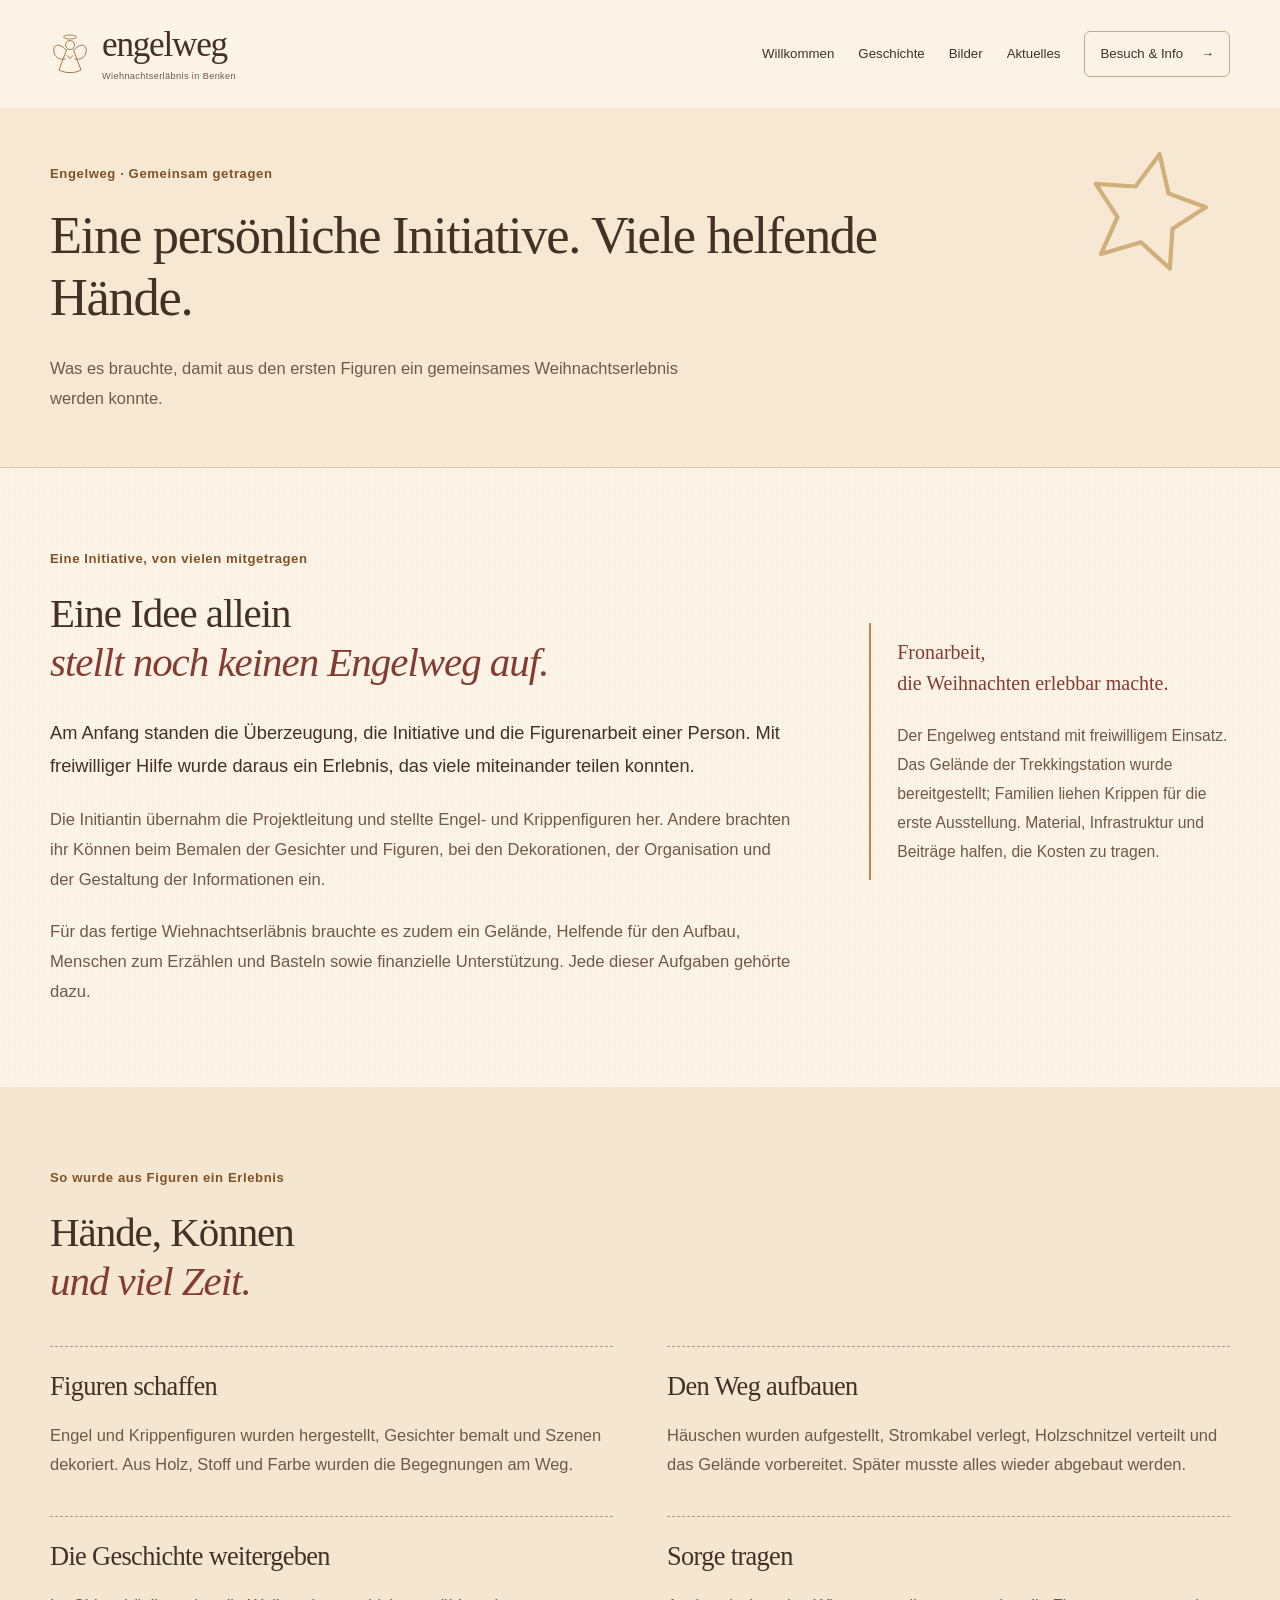
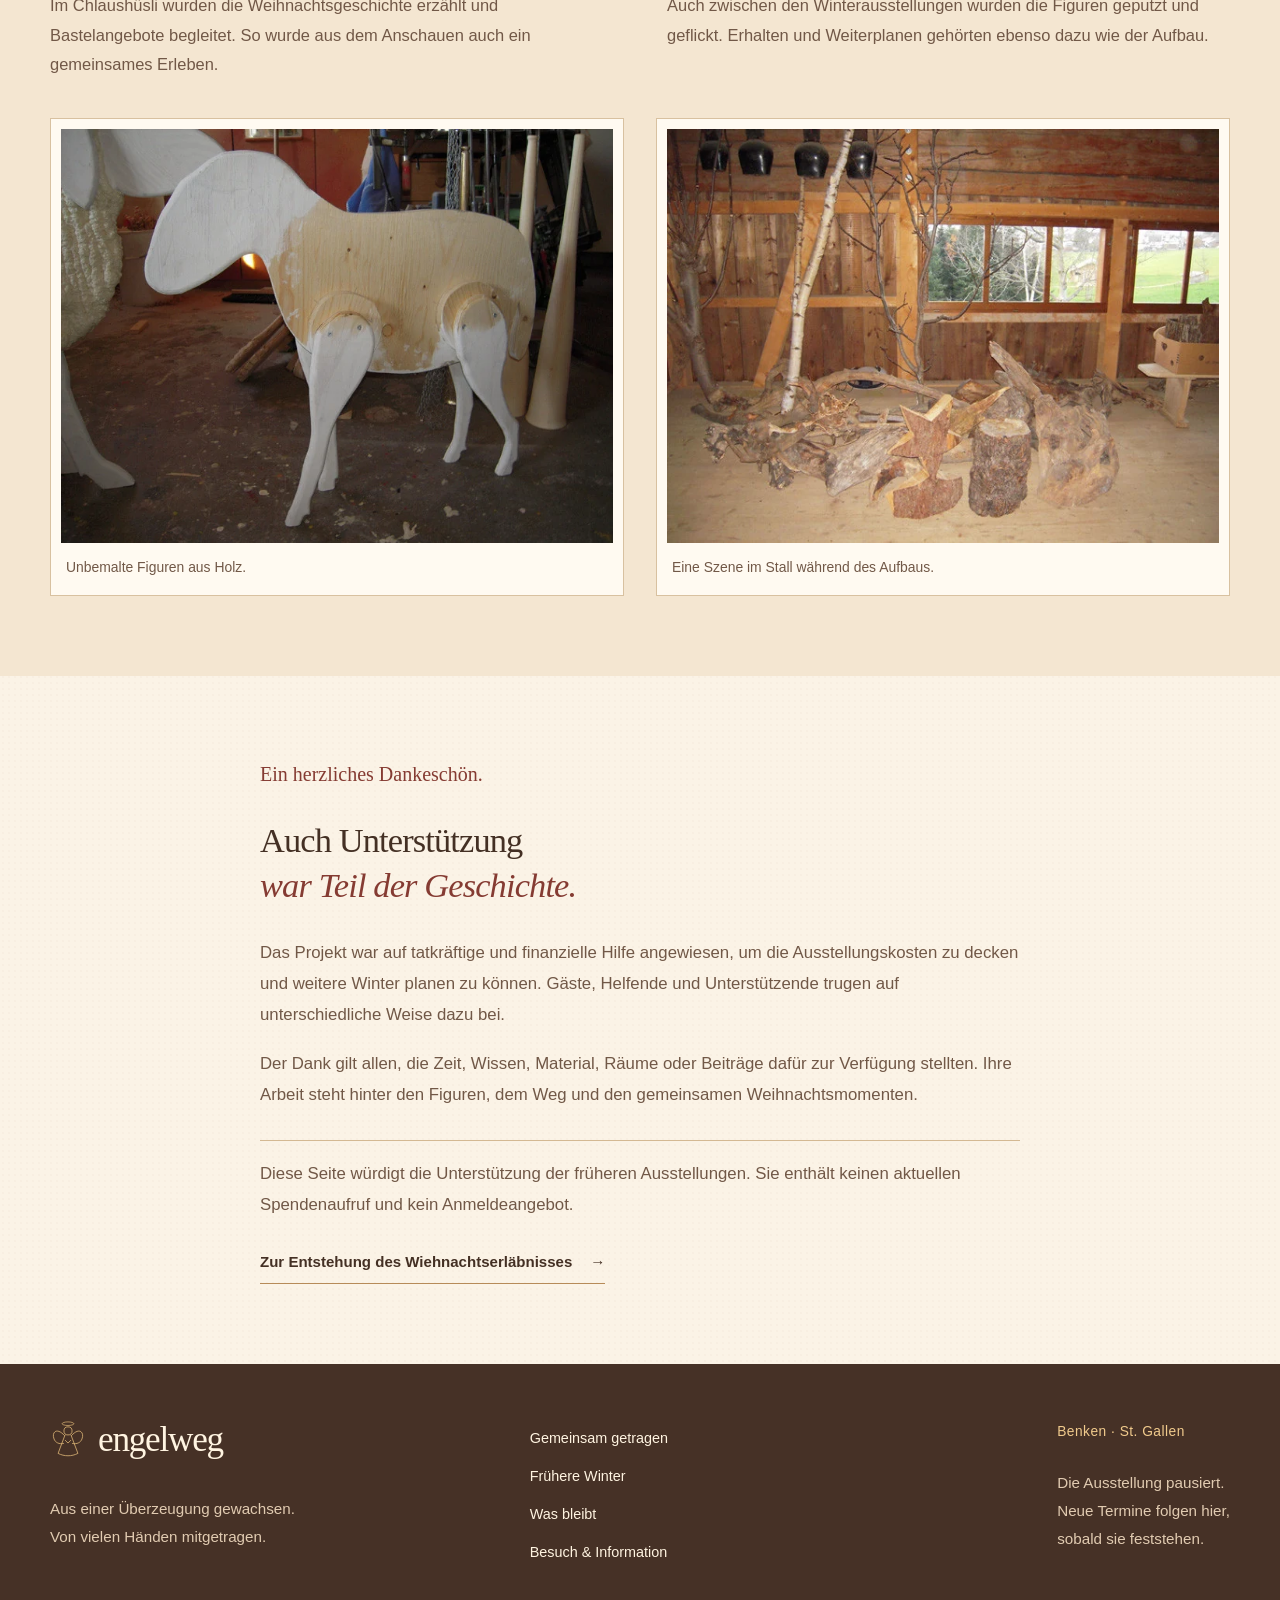
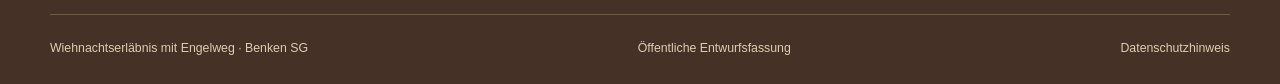
<file: helfer-sponsoren/index.html>
<!doctype html>
<html lang="de-CH">
<head>
<meta charset="utf-8"><meta name="viewport" content="width=device-width, initial-scale=1">
<meta name="description" content="Was es brauchte, damit aus den ersten Figuren ein gemeinsames Weihnachtserlebnis werden konnte."><meta name="robots" content="noindex, nofollow">
<meta name="theme-color" content="#fbf3e6"><title>Gemeinsam getragen · Engelweg</title>
<link rel="icon" href="../assets/favicon.svg" type="image/svg+xml">
<link rel="stylesheet" href="../assets/style.css"><link rel="stylesheet" href="../assets/warmth.css"><script src="../assets/site.js" defer></script>
</head>
<body class="warmth">
<a class="skip-link" href="#main">Zum Inhalt springen</a>
<header class="site-header"><div class="wrap header-inner"><a class="brand" href="../" aria-label="Engelweg – Startseite"><span class="brand-symbol"><svg viewBox="0 0 80 88" fill="none" aria-hidden="true"><ellipse cx="40" cy="10" rx="13" ry="4" stroke="currentColor" stroke-width="1.5"/><circle cx="40" cy="26" r="9" stroke="currentColor" stroke-width="1.7"/><path d="M32 36C15 17 3 29 9 44c3 8 11 12 21 10m18-18c17-19 29-7 23 8-3 8-11 12-21 10M33 36 18 76c14 7 30 7 44 0L47 36M34 47l6 6 6-6" stroke="currentColor" stroke-width="1.7" stroke-linecap="round" stroke-linejoin="round"/></svg></span><span>engelweg<span class="brand-caption">Wiehnachtserläbnis in Benken</span></span></a><button class="menu-toggle" type="button" aria-expanded="false" aria-controls="main-nav"><span class="menu-label">Menü</span><span class="menu-lines" aria-hidden="true"></span></button><nav id="main-nav" aria-label="Hauptnavigation"><a href="../">Willkommen</a><a href="../ausstellung-1/">Geschichte</a><a href="../einblicke/">Bilder</a><a href="../aktuelles/">Aktuelles</a><a class="nav-visit" href="../kontakt/">Besuch & Info <span aria-hidden="true">→</span></a></nav></div></header>
<main id="main"><section class="page-hero"><div class="wrap"><p class="eyebrow">Engelweg · Gemeinsam getragen</p><h1>Eine persönliche Initiative. Viele helfende Hände.</h1><p>Was es brauchte, damit aus den ersten Figuren ein gemeinsames Weihnachtserlebnis werden konnte.</p></div><span class="page-star" aria-hidden="true"><svg viewBox="0 0 48 48" fill="none" aria-hidden="true"><path d="m24 5 6 13 14 2-10 10 2 14-12-7-13 7 3-14L4 20l14-2Z" stroke="currentColor" stroke-width="1.5" stroke-linecap="round" stroke-linejoin="round"/></svg></span></section>
<section class="wrap section story-opening"><div><p class="eyebrow">Eine Initiative, von vielen mitgetragen</p><h2>Eine Idee allein<br><em>stellt noch keinen Engelweg auf.</em></h2><p class="lead">Am Anfang standen die Überzeugung, die Initiative und die Figurenarbeit einer Person. Mit freiwilliger Hilfe wurde daraus ein Erlebnis, das viele miteinander teilen konnten.</p><p>Die Initiantin übernahm die Projektleitung und stellte Engel- und Krippenfiguren her. Andere brachten ihr Können beim Bemalen der Gesichter und Figuren, bei den Dekorationen, der Organisation und der Gestaltung der Informationen ein.</p><p>Für das fertige Wiehnachtserläbnis brauchte es zudem ein Gelände, Helfende für den Aufbau, Menschen zum Erzählen und Basteln sowie finanzielle Unterstützung. Jede dieser Aufgaben gehörte dazu.</p></div><aside class="source-aside"><span class="handwritten">Fronarbeit,<br>die Weihnachten erlebbar machte.</span><p>Der Engelweg entstand mit freiwilligem Einsatz. Das Gelände der Trekkingstation wurde bereitgestellt; Familien liehen Krippen für die erste Ausstellung. Material, Infrastruktur und Beiträge halfen, die Kosten zu tragen.</p></aside></section>
<section class="soft-section section"><div class="wrap"><div class="section-heading"><p class="eyebrow">So wurde aus Figuren ein Erlebnis</p><h2>Hände, Können<br><em>und viel Zeit.</em></h2></div><div class="work-grid"><article><h3>Figuren schaffen</h3><p>Engel und Krippenfiguren wurden hergestellt, Gesichter bemalt und Szenen dekoriert. Aus Holz, Stoff und Farbe wurden die Begegnungen am Weg.</p></article><article><h3>Den Weg aufbauen</h3><p>Häuschen wurden aufgestellt, Stromkabel verlegt, Holzschnitzel verteilt und das Gelände vorbereitet. Später musste alles wieder abgebaut werden.</p></article><article><h3>Die Geschichte weitergeben</h3><p>Im Chlaushüsli wurden die Weihnachtsgeschichte erzählt und Bastelangebote begleitet. So wurde aus dem Anschauen auch ein gemeinsames Erleben.</p></article><article><h3>Sorge tragen</h3><p>Auch zwischen den Winterausstellungen wurden die Figuren geputzt und geflickt. Erhalten und Weiterplanen gehörten ebenso dazu wie der Aufbau.</p></article></div><div class="making-pair"> <figure><img class="" src="../assets/images/holzfiguren.webp" alt="Unbemalte Tierfiguren aus Holz in der Werkstatt" width="709" height="531" loading="lazy" decoding="async"><figcaption>Unbemalte Figuren aus Holz.</figcaption></figure><figure><img class="" src="../assets/images/krippenaufbau.webp" alt="Holzraum mit Wurzeln, Stämmen und Holzsternen beim Aufbau einer Szene" width="591" height="443" loading="lazy" decoding="async"><figcaption>Eine Szene im Stall während des Aufbaus.</figcaption></figure></div></div></section>
<section class="wrap section narrow prose"><p class="handwritten">Ein herzliches Dankeschön.</p><h2>Auch Unterstützung<br><em>war Teil der Geschichte.</em></h2><p>Das Projekt war auf tatkräftige und finanzielle Hilfe angewiesen, um die Ausstellungskosten zu decken und weitere Winter planen zu können. Gäste, Helfende und Unterstützende trugen auf unterschiedliche Weise dazu bei.</p><p>Der Dank gilt allen, die Zeit, Wissen, Material, Räume oder Beiträge dafür zur Verfügung stellten. Ihre Arbeit steht hinter den Figuren, dem Weg und den gemeinsamen Weihnachtsmomenten.</p><p class="history-disclaimer">Diese Seite würdigt die Unterstützung der früheren Ausstellungen. Sie enthält keinen aktuellen Spendenaufruf und kein Anmeldeangebot.</p><a class="text-link" href="../ausstellung-1/">Zur Entstehung des Wiehnachtserläbnisses <span aria-hidden="true">→</span></a></section></main>
<footer class="site-footer"><div class="wrap footer-top"><div><a class="brand footer-brand" href="../"><svg viewBox="0 0 80 88" fill="none" aria-hidden="true"><ellipse cx="40" cy="10" rx="13" ry="4" stroke="currentColor" stroke-width="1.5"/><circle cx="40" cy="26" r="9" stroke="currentColor" stroke-width="1.7"/><path d="M32 36C15 17 3 29 9 44c3 8 11 12 21 10m18-18c17-19 29-7 23 8-3 8-11 12-21 10M33 36 18 76c14 7 30 7 44 0L47 36M34 47l6 6 6-6" stroke="currentColor" stroke-width="1.7" stroke-linecap="round" stroke-linejoin="round"/></svg><span>engelweg</span></a><p>Aus einer Überzeugung gewachsen.<br>Von vielen Händen mitgetragen.</p></div><nav aria-label="Weitere Seiten"><a href="../helfer-sponsoren/">Gemeinsam getragen</a><a href="../medien/">Frühere Winter</a><a href="../gästebuch/">Was bleibt</a><a href="../kontakt/">Besuch & Information</a></nav><div class="footer-note"><span class="footer-label">Benken · St. Gallen</span><p>Die Ausstellung pausiert.<br>Neue Termine folgen hier,<br>sobald sie feststehen.</p></div></div><div class="wrap footer-bottom"><span>Wiehnachtserläbnis mit Engelweg · Benken SG</span><span>Öffentliche Entwurfsfassung</span><a href="../datenschutz/">Datenschutzhinweis</a></div></footer>
<dialog class="lightbox" aria-labelledby="lightbox-caption"><div class="lightbox-toolbar"><span class="lightbox-count" aria-live="polite"></span><button class="lightbox-close" type="button" aria-label="Bildansicht schließen">Schließen <span aria-hidden="true">×</span></button></div><div class="lightbox-stage"><button class="lightbox-prev" type="button" aria-label="Vorheriges Bild">←</button><img src="../assets/images/winterweg.webp" alt=""><button class="lightbox-next" type="button" aria-label="Nächstes Bild">→</button></div><p id="lightbox-caption"></p></dialog>
</body></html>
</file>
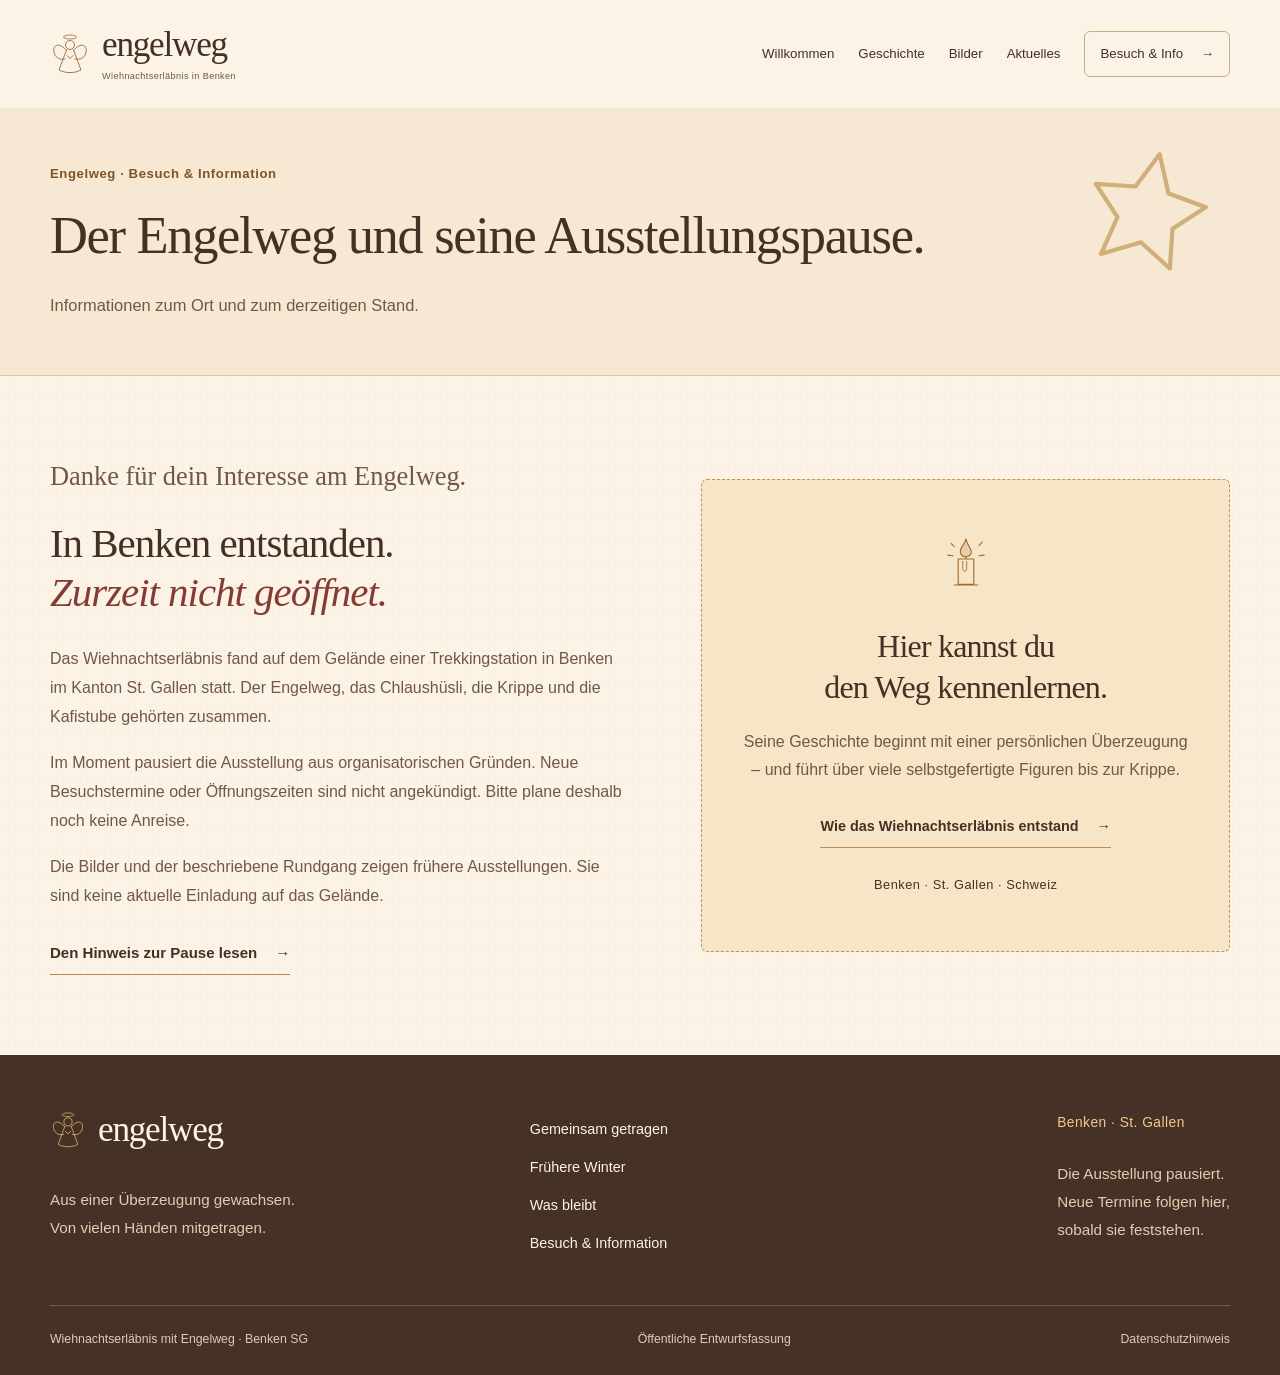
<file: kontakt/index.html>
<!doctype html>
<html lang="de-CH">
<head>
<meta charset="utf-8"><meta name="viewport" content="width=device-width, initial-scale=1">
<meta name="description" content="Informationen zum Ort und zum derzeitigen Stand."><meta name="robots" content="noindex, nofollow">
<meta name="theme-color" content="#fbf3e6"><title>Besuch &amp; Information · Engelweg</title>
<link rel="icon" href="../assets/favicon.svg" type="image/svg+xml">
<link rel="stylesheet" href="../assets/style.css"><link rel="stylesheet" href="../assets/warmth.css"><script src="../assets/site.js" defer></script>
</head>
<body class="warmth">
<a class="skip-link" href="#main">Zum Inhalt springen</a>
<header class="site-header"><div class="wrap header-inner"><a class="brand" href="../" aria-label="Engelweg – Startseite"><span class="brand-symbol"><svg viewBox="0 0 80 88" fill="none" aria-hidden="true"><ellipse cx="40" cy="10" rx="13" ry="4" stroke="currentColor" stroke-width="1.5"/><circle cx="40" cy="26" r="9" stroke="currentColor" stroke-width="1.7"/><path d="M32 36C15 17 3 29 9 44c3 8 11 12 21 10m18-18c17-19 29-7 23 8-3 8-11 12-21 10M33 36 18 76c14 7 30 7 44 0L47 36M34 47l6 6 6-6" stroke="currentColor" stroke-width="1.7" stroke-linecap="round" stroke-linejoin="round"/></svg></span><span>engelweg<span class="brand-caption">Wiehnachtserläbnis in Benken</span></span></a><button class="menu-toggle" type="button" aria-expanded="false" aria-controls="main-nav"><span class="menu-label">Menü</span><span class="menu-lines" aria-hidden="true"></span></button><nav id="main-nav" aria-label="Hauptnavigation"><a href="../">Willkommen</a><a href="../ausstellung-1/">Geschichte</a><a href="../einblicke/">Bilder</a><a href="../aktuelles/">Aktuelles</a><a class="nav-visit" href="../kontakt/">Besuch & Info <span aria-hidden="true">→</span></a></nav></div></header>
<main id="main"><section class="page-hero"><div class="wrap"><p class="eyebrow">Engelweg · Besuch & Information</p><h1>Der Engelweg und seine Ausstellungspause.</h1><p>Informationen zum Ort und zum derzeitigen Stand.</p></div><span class="page-star" aria-hidden="true"><svg viewBox="0 0 48 48" fill="none" aria-hidden="true"><path d="m24 5 6 13 14 2-10 10 2 14-12-7-13 7 3-14L4 20l14-2Z" stroke="currentColor" stroke-width="1.5" stroke-linecap="round" stroke-linejoin="round"/></svg></span></section>
<section class="wrap section contact-layout"><div><p class="handwritten">Danke für dein Interesse am Engelweg.</p><h2>In Benken entstanden.<br><em>Zurzeit nicht geöffnet.</em></h2><p class="lead">Das Wiehnachtserläbnis fand auf dem Gelände einer Trekkingstation in Benken im Kanton St. Gallen statt. Der Engelweg, das Chlaushüsli, die Krippe und die Kafistube gehörten zusammen.</p><p>Im Moment pausiert die Ausstellung aus organisatorischen Gründen. Neue Besuchstermine oder Öffnungszeiten sind nicht angekündigt. Bitte plane deshalb noch keine Anreise.</p><p>Die Bilder und der beschriebene Rundgang zeigen frühere Ausstellungen. Sie sind keine aktuelle Einladung auf das Gelände.</p><a class="text-link" href="../aktuelles/">Den Hinweis zur Pause lesen <span aria-hidden="true">→</span></a></div><div class="contact-card"><svg viewBox="0 0 80 88" fill="none" aria-hidden="true"><path d="M40 6c-2 10-12 15-8 23 4 8 17 4 16-4-1-7-7-10-8-19Z" fill="currentColor" opacity=".18"/><path d="M40 6c-2 10-12 15-8 23 4 8 17 4 16-4-1-7-7-10-8-19ZM28 37h24v39H28zM22 77h36M40 33v4M17 13l5 5M60 16l5-5M12 31l8 1M60 32l8-1" stroke="currentColor" stroke-width="1.7" stroke-linecap="round" stroke-linejoin="round"/><path d="M35 40v12c0 5 6 5 6 0V40" stroke="currentColor" stroke-width="1.3"/></svg><h3>Hier kannst du<br>den Weg kennenlernen.</h3><p>Seine Geschichte beginnt mit einer persönlichen Überzeugung – und führt über viele selbstgefertigte Figuren bis zur Krippe.</p><a class="text-link" href="../ausstellung-1/">Wie das Wiehnachtserläbnis entstand <span aria-hidden="true">→</span></a><span>Benken · St. Gallen · Schweiz</span></div></section></main>
<footer class="site-footer"><div class="wrap footer-top"><div><a class="brand footer-brand" href="../"><svg viewBox="0 0 80 88" fill="none" aria-hidden="true"><ellipse cx="40" cy="10" rx="13" ry="4" stroke="currentColor" stroke-width="1.5"/><circle cx="40" cy="26" r="9" stroke="currentColor" stroke-width="1.7"/><path d="M32 36C15 17 3 29 9 44c3 8 11 12 21 10m18-18c17-19 29-7 23 8-3 8-11 12-21 10M33 36 18 76c14 7 30 7 44 0L47 36M34 47l6 6 6-6" stroke="currentColor" stroke-width="1.7" stroke-linecap="round" stroke-linejoin="round"/></svg><span>engelweg</span></a><p>Aus einer Überzeugung gewachsen.<br>Von vielen Händen mitgetragen.</p></div><nav aria-label="Weitere Seiten"><a href="../helfer-sponsoren/">Gemeinsam getragen</a><a href="../medien/">Frühere Winter</a><a href="../gästebuch/">Was bleibt</a><a href="../kontakt/">Besuch & Information</a></nav><div class="footer-note"><span class="footer-label">Benken · St. Gallen</span><p>Die Ausstellung pausiert.<br>Neue Termine folgen hier,<br>sobald sie feststehen.</p></div></div><div class="wrap footer-bottom"><span>Wiehnachtserläbnis mit Engelweg · Benken SG</span><span>Öffentliche Entwurfsfassung</span><a href="../datenschutz/">Datenschutzhinweis</a></div></footer>
<dialog class="lightbox" aria-labelledby="lightbox-caption"><div class="lightbox-toolbar"><span class="lightbox-count" aria-live="polite"></span><button class="lightbox-close" type="button" aria-label="Bildansicht schließen">Schließen <span aria-hidden="true">×</span></button></div><div class="lightbox-stage"><button class="lightbox-prev" type="button" aria-label="Vorheriges Bild">←</button><img src="../assets/images/winterweg.webp" alt=""><button class="lightbox-next" type="button" aria-label="Nächstes Bild">→</button></div><p id="lightbox-caption"></p></dialog>
</body></html>
</file>
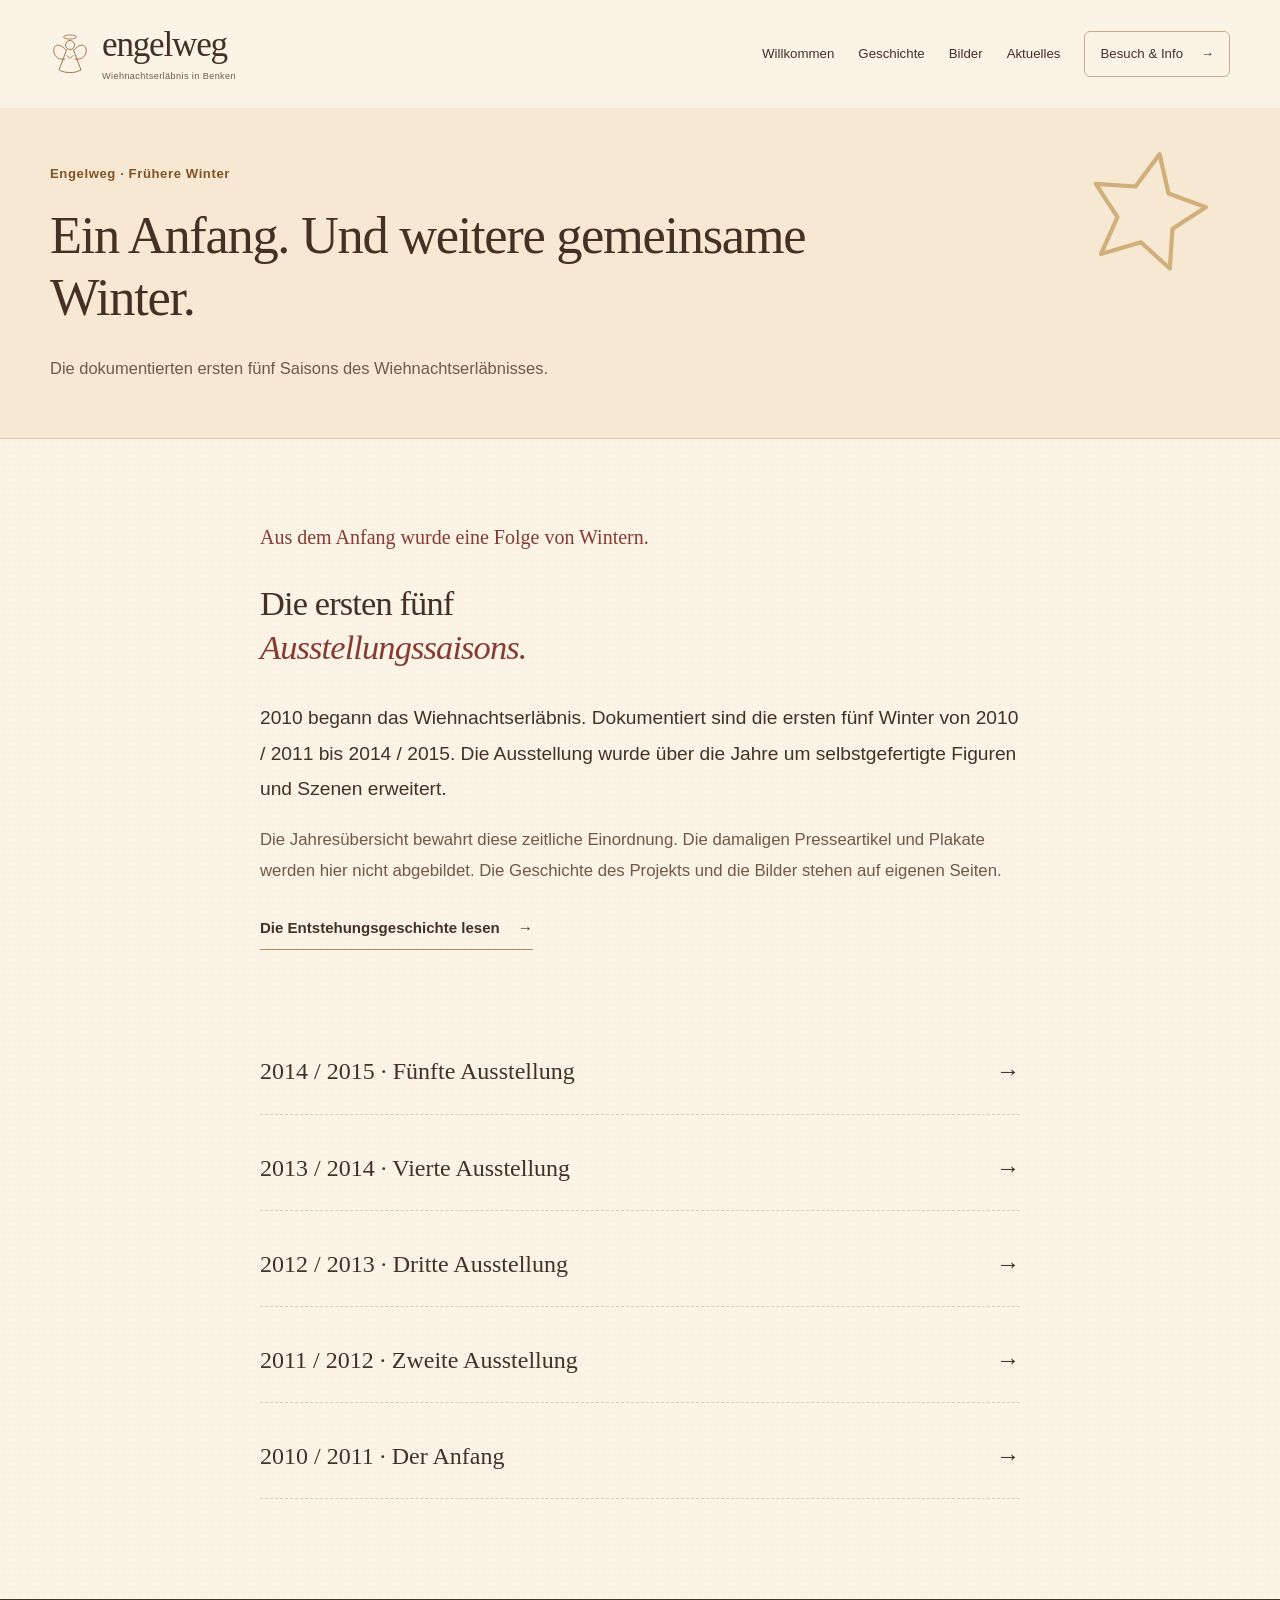
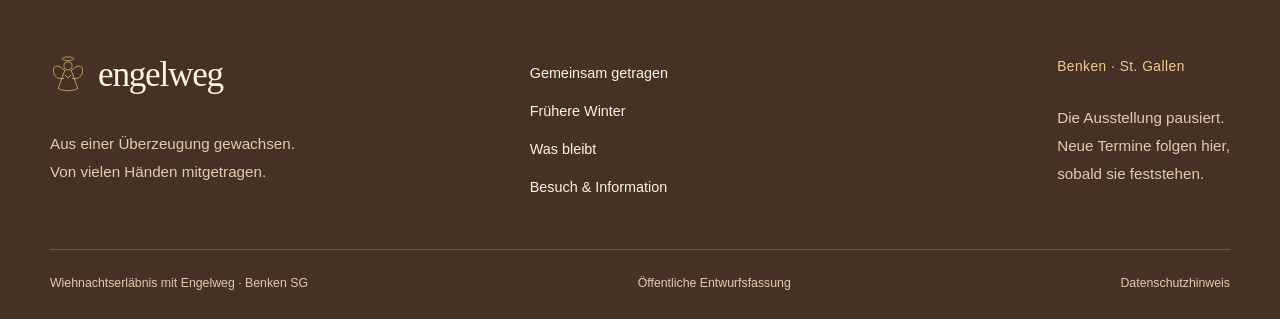
<file: medien/index.html>
<!doctype html>
<html lang="de-CH">
<head>
<meta charset="utf-8"><meta name="viewport" content="width=device-width, initial-scale=1">
<meta name="description" content="Die dokumentierten ersten fünf Saisons des Wiehnachtserläbnisses."><meta name="robots" content="noindex, nofollow">
<meta name="theme-color" content="#fbf3e6"><title>Frühere Winter · Engelweg</title>
<link rel="icon" href="../assets/favicon.svg" type="image/svg+xml">
<link rel="stylesheet" href="../assets/style.css"><link rel="stylesheet" href="../assets/warmth.css"><script src="../assets/site.js" defer></script>
</head>
<body class="warmth">
<a class="skip-link" href="#main">Zum Inhalt springen</a>
<header class="site-header"><div class="wrap header-inner"><a class="brand" href="../" aria-label="Engelweg – Startseite"><span class="brand-symbol"><svg viewBox="0 0 80 88" fill="none" aria-hidden="true"><ellipse cx="40" cy="10" rx="13" ry="4" stroke="currentColor" stroke-width="1.5"/><circle cx="40" cy="26" r="9" stroke="currentColor" stroke-width="1.7"/><path d="M32 36C15 17 3 29 9 44c3 8 11 12 21 10m18-18c17-19 29-7 23 8-3 8-11 12-21 10M33 36 18 76c14 7 30 7 44 0L47 36M34 47l6 6 6-6" stroke="currentColor" stroke-width="1.7" stroke-linecap="round" stroke-linejoin="round"/></svg></span><span>engelweg<span class="brand-caption">Wiehnachtserläbnis in Benken</span></span></a><button class="menu-toggle" type="button" aria-expanded="false" aria-controls="main-nav"><span class="menu-label">Menü</span><span class="menu-lines" aria-hidden="true"></span></button><nav id="main-nav" aria-label="Hauptnavigation"><a href="../">Willkommen</a><a href="../ausstellung-1/">Geschichte</a><a href="../einblicke/">Bilder</a><a href="../aktuelles/">Aktuelles</a><a class="nav-visit" href="../kontakt/">Besuch & Info <span aria-hidden="true">→</span></a></nav></div></header>
<main id="main"><section class="page-hero"><div class="wrap"><p class="eyebrow">Engelweg · Frühere Winter</p><h1>Ein Anfang. Und weitere gemeinsame Winter.</h1><p>Die dokumentierten ersten fünf Saisons des Wiehnachtserläbnisses.</p></div><span class="page-star" aria-hidden="true"><svg viewBox="0 0 48 48" fill="none" aria-hidden="true"><path d="m24 5 6 13 14 2-10 10 2 14-12-7-13 7 3-14L4 20l14-2Z" stroke="currentColor" stroke-width="1.5" stroke-linecap="round" stroke-linejoin="round"/></svg></span></section>
<section class="wrap section narrow prose"><p class="handwritten">Aus dem Anfang wurde eine Folge von Wintern.</p><h2>Die ersten fünf<br><em>Ausstellungssaisons.</em></h2><p class="lead">2010 begann das Wiehnachtserläbnis. Dokumentiert sind die ersten fünf Winter von 2010 / 2011 bis 2014 / 2015. Die Ausstellung wurde über die Jahre um selbstgefertigte Figuren und Szenen erweitert.</p><p>Die Jahresübersicht bewahrt diese zeitliche Einordnung. Die damaligen Presseartikel und Plakate werden hier nicht abgebildet. Die Geschichte des Projekts und die Bilder stehen auf eigenen Seiten.</p><a class="text-link" href="../ausstellung-1/">Die Entstehungsgeschichte lesen <span aria-hidden="true">→</span></a></section><section class="wrap archive-list" aria-label="Frühere Winterjahre"><a class="archive-link" href="../medien/2014-15/">2014 / 2015 · Fünfte Ausstellung <span aria-hidden="true">→</span></a><a class="archive-link" href="../medien/2013-14-1/">2013 / 2014 · Vierte Ausstellung <span aria-hidden="true">→</span></a><a class="archive-link" href="../medien/2012-13/">2012 / 2013 · Dritte Ausstellung <span aria-hidden="true">→</span></a><a class="archive-link" href="../medien/2011-12/">2011 / 2012 · Zweite Ausstellung <span aria-hidden="true">→</span></a><a class="archive-link" href="../medien/2010-11/">2010 / 2011 · Der Anfang <span aria-hidden="true">→</span></a></section></main>
<footer class="site-footer"><div class="wrap footer-top"><div><a class="brand footer-brand" href="../"><svg viewBox="0 0 80 88" fill="none" aria-hidden="true"><ellipse cx="40" cy="10" rx="13" ry="4" stroke="currentColor" stroke-width="1.5"/><circle cx="40" cy="26" r="9" stroke="currentColor" stroke-width="1.7"/><path d="M32 36C15 17 3 29 9 44c3 8 11 12 21 10m18-18c17-19 29-7 23 8-3 8-11 12-21 10M33 36 18 76c14 7 30 7 44 0L47 36M34 47l6 6 6-6" stroke="currentColor" stroke-width="1.7" stroke-linecap="round" stroke-linejoin="round"/></svg><span>engelweg</span></a><p>Aus einer Überzeugung gewachsen.<br>Von vielen Händen mitgetragen.</p></div><nav aria-label="Weitere Seiten"><a href="../helfer-sponsoren/">Gemeinsam getragen</a><a href="../medien/">Frühere Winter</a><a href="../gästebuch/">Was bleibt</a><a href="../kontakt/">Besuch & Information</a></nav><div class="footer-note"><span class="footer-label">Benken · St. Gallen</span><p>Die Ausstellung pausiert.<br>Neue Termine folgen hier,<br>sobald sie feststehen.</p></div></div><div class="wrap footer-bottom"><span>Wiehnachtserläbnis mit Engelweg · Benken SG</span><span>Öffentliche Entwurfsfassung</span><a href="../datenschutz/">Datenschutzhinweis</a></div></footer>
<dialog class="lightbox" aria-labelledby="lightbox-caption"><div class="lightbox-toolbar"><span class="lightbox-count" aria-live="polite"></span><button class="lightbox-close" type="button" aria-label="Bildansicht schließen">Schließen <span aria-hidden="true">×</span></button></div><div class="lightbox-stage"><button class="lightbox-prev" type="button" aria-label="Vorheriges Bild">←</button><img src="../assets/images/winterweg.webp" alt=""><button class="lightbox-next" type="button" aria-label="Nächstes Bild">→</button></div><p id="lightbox-caption"></p></dialog>
</body></html>
</file>
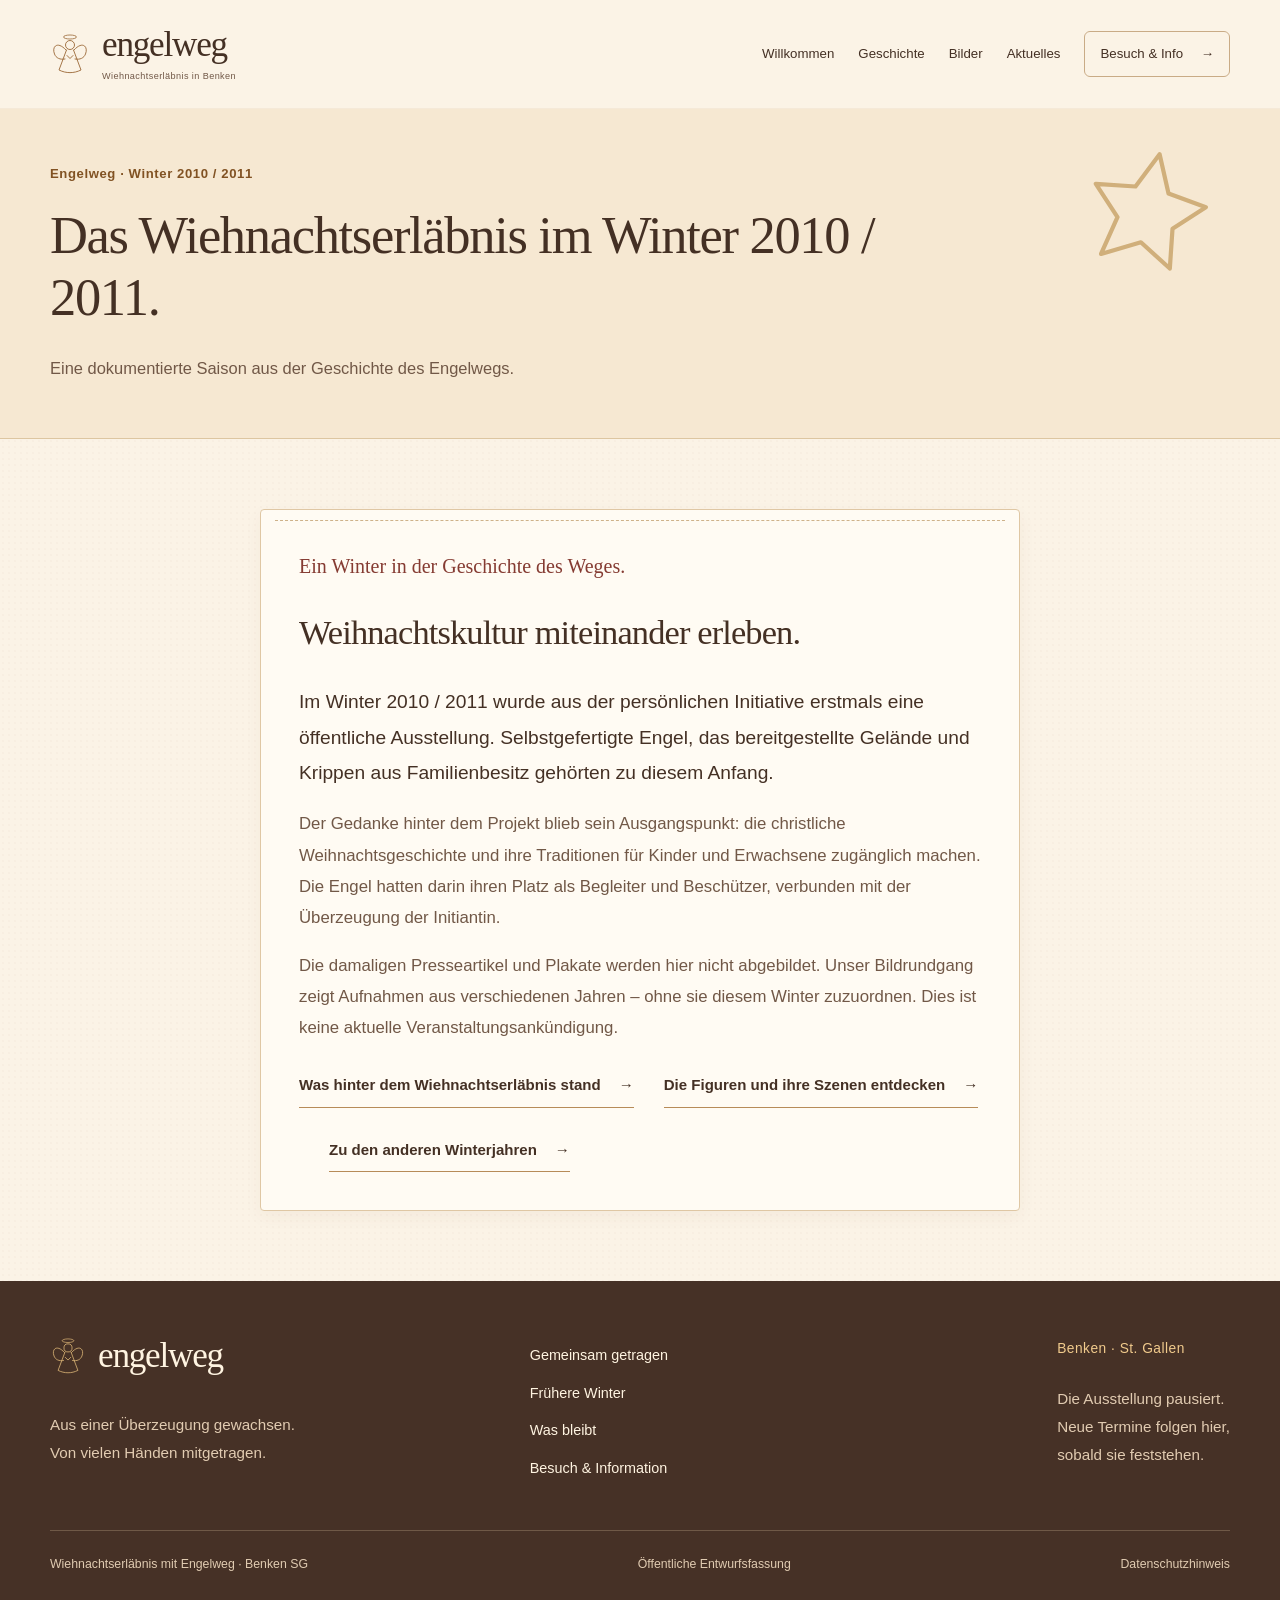
<file: medien/2010-11/index.html>
<!doctype html>
<html lang="de-CH">
<head>
<meta charset="utf-8"><meta name="viewport" content="width=device-width, initial-scale=1">
<meta name="description" content="Eine dokumentierte Saison aus der Geschichte des Engelwegs."><meta name="robots" content="noindex, nofollow">
<meta name="theme-color" content="#fbf3e6"><title>Winter 2010 / 2011 · Engelweg</title>
<link rel="icon" href="../../assets/favicon.svg" type="image/svg+xml">
<link rel="stylesheet" href="../../assets/style.css"><link rel="stylesheet" href="../../assets/warmth.css"><script src="../../assets/site.js" defer></script>
</head>
<body class="warmth">
<a class="skip-link" href="#main">Zum Inhalt springen</a>
<header class="site-header"><div class="wrap header-inner"><a class="brand" href="../../" aria-label="Engelweg – Startseite"><span class="brand-symbol"><svg viewBox="0 0 80 88" fill="none" aria-hidden="true"><ellipse cx="40" cy="10" rx="13" ry="4" stroke="currentColor" stroke-width="1.5"/><circle cx="40" cy="26" r="9" stroke="currentColor" stroke-width="1.7"/><path d="M32 36C15 17 3 29 9 44c3 8 11 12 21 10m18-18c17-19 29-7 23 8-3 8-11 12-21 10M33 36 18 76c14 7 30 7 44 0L47 36M34 47l6 6 6-6" stroke="currentColor" stroke-width="1.7" stroke-linecap="round" stroke-linejoin="round"/></svg></span><span>engelweg<span class="brand-caption">Wiehnachtserläbnis in Benken</span></span></a><button class="menu-toggle" type="button" aria-expanded="false" aria-controls="main-nav"><span class="menu-label">Menü</span><span class="menu-lines" aria-hidden="true"></span></button><nav id="main-nav" aria-label="Hauptnavigation"><a href="../../">Willkommen</a><a href="../../ausstellung-1/">Geschichte</a><a href="../../einblicke/">Bilder</a><a href="../../aktuelles/">Aktuelles</a><a class="nav-visit" href="../../kontakt/">Besuch & Info <span aria-hidden="true">→</span></a></nav></div></header>
<main id="main"><section class="page-hero"><div class="wrap"><p class="eyebrow">Engelweg · Winter 2010 / 2011</p><h1>Das Wiehnachtserläbnis im Winter 2010 / 2011.</h1><p>Eine dokumentierte Saison aus der Geschichte des Engelwegs.</p></div><span class="page-star" aria-hidden="true"><svg viewBox="0 0 48 48" fill="none" aria-hidden="true"><path d="m24 5 6 13 14 2-10 10 2 14-12-7-13 7 3-14L4 20l14-2Z" stroke="currentColor" stroke-width="1.5" stroke-linecap="round" stroke-linejoin="round"/></svg></span></section><section class="wrap section narrow prose letter"><p class="handwritten">Ein Winter in der Geschichte des Weges.</p><h2>Weihnachtskultur miteinander erleben.</h2><p class="lead">Im Winter 2010 / 2011 wurde aus der persönlichen Initiative erstmals eine öffentliche Ausstellung. Selbstgefertigte Engel, das bereitgestellte Gelände und Krippen aus Familienbesitz gehörten zu diesem Anfang.</p><p>Der Gedanke hinter dem Projekt blieb sein Ausgangspunkt: die christliche Weihnachtsgeschichte und ihre Traditionen für Kinder und Erwachsene zugänglich machen. Die Engel hatten darin ihren Platz als Begleiter und Beschützer, verbunden mit der Überzeugung der Initiantin.</p><p>Die damaligen Presseartikel und Plakate werden hier nicht abgebildet. Unser Bildrundgang zeigt Aufnahmen aus verschiedenen Jahren – ohne sie diesem Winter zuzuordnen. Dies ist keine aktuelle Veranstaltungsankündigung.</p><a class="text-link" href="../../ausstellung-1/">Was hinter dem Wiehnachtserläbnis stand <span aria-hidden="true">→</span></a><a class="text-link" href="../../einblicke/">Die Figuren und ihre Szenen entdecken <span aria-hidden="true">→</span></a><a class="text-link" href="../../medien/">Zu den anderen Winterjahren <span aria-hidden="true">→</span></a></section></main>
<footer class="site-footer"><div class="wrap footer-top"><div><a class="brand footer-brand" href="../../"><svg viewBox="0 0 80 88" fill="none" aria-hidden="true"><ellipse cx="40" cy="10" rx="13" ry="4" stroke="currentColor" stroke-width="1.5"/><circle cx="40" cy="26" r="9" stroke="currentColor" stroke-width="1.7"/><path d="M32 36C15 17 3 29 9 44c3 8 11 12 21 10m18-18c17-19 29-7 23 8-3 8-11 12-21 10M33 36 18 76c14 7 30 7 44 0L47 36M34 47l6 6 6-6" stroke="currentColor" stroke-width="1.7" stroke-linecap="round" stroke-linejoin="round"/></svg><span>engelweg</span></a><p>Aus einer Überzeugung gewachsen.<br>Von vielen Händen mitgetragen.</p></div><nav aria-label="Weitere Seiten"><a href="../../helfer-sponsoren/">Gemeinsam getragen</a><a href="../../medien/">Frühere Winter</a><a href="../../gästebuch/">Was bleibt</a><a href="../../kontakt/">Besuch & Information</a></nav><div class="footer-note"><span class="footer-label">Benken · St. Gallen</span><p>Die Ausstellung pausiert.<br>Neue Termine folgen hier,<br>sobald sie feststehen.</p></div></div><div class="wrap footer-bottom"><span>Wiehnachtserläbnis mit Engelweg · Benken SG</span><span>Öffentliche Entwurfsfassung</span><a href="../../datenschutz/">Datenschutzhinweis</a></div></footer>
<dialog class="lightbox" aria-labelledby="lightbox-caption"><div class="lightbox-toolbar"><span class="lightbox-count" aria-live="polite"></span><button class="lightbox-close" type="button" aria-label="Bildansicht schließen">Schließen <span aria-hidden="true">×</span></button></div><div class="lightbox-stage"><button class="lightbox-prev" type="button" aria-label="Vorheriges Bild">←</button><img src="../../assets/images/winterweg.webp" alt=""><button class="lightbox-next" type="button" aria-label="Nächstes Bild">→</button></div><p id="lightbox-caption"></p></dialog>
</body></html>
</file>
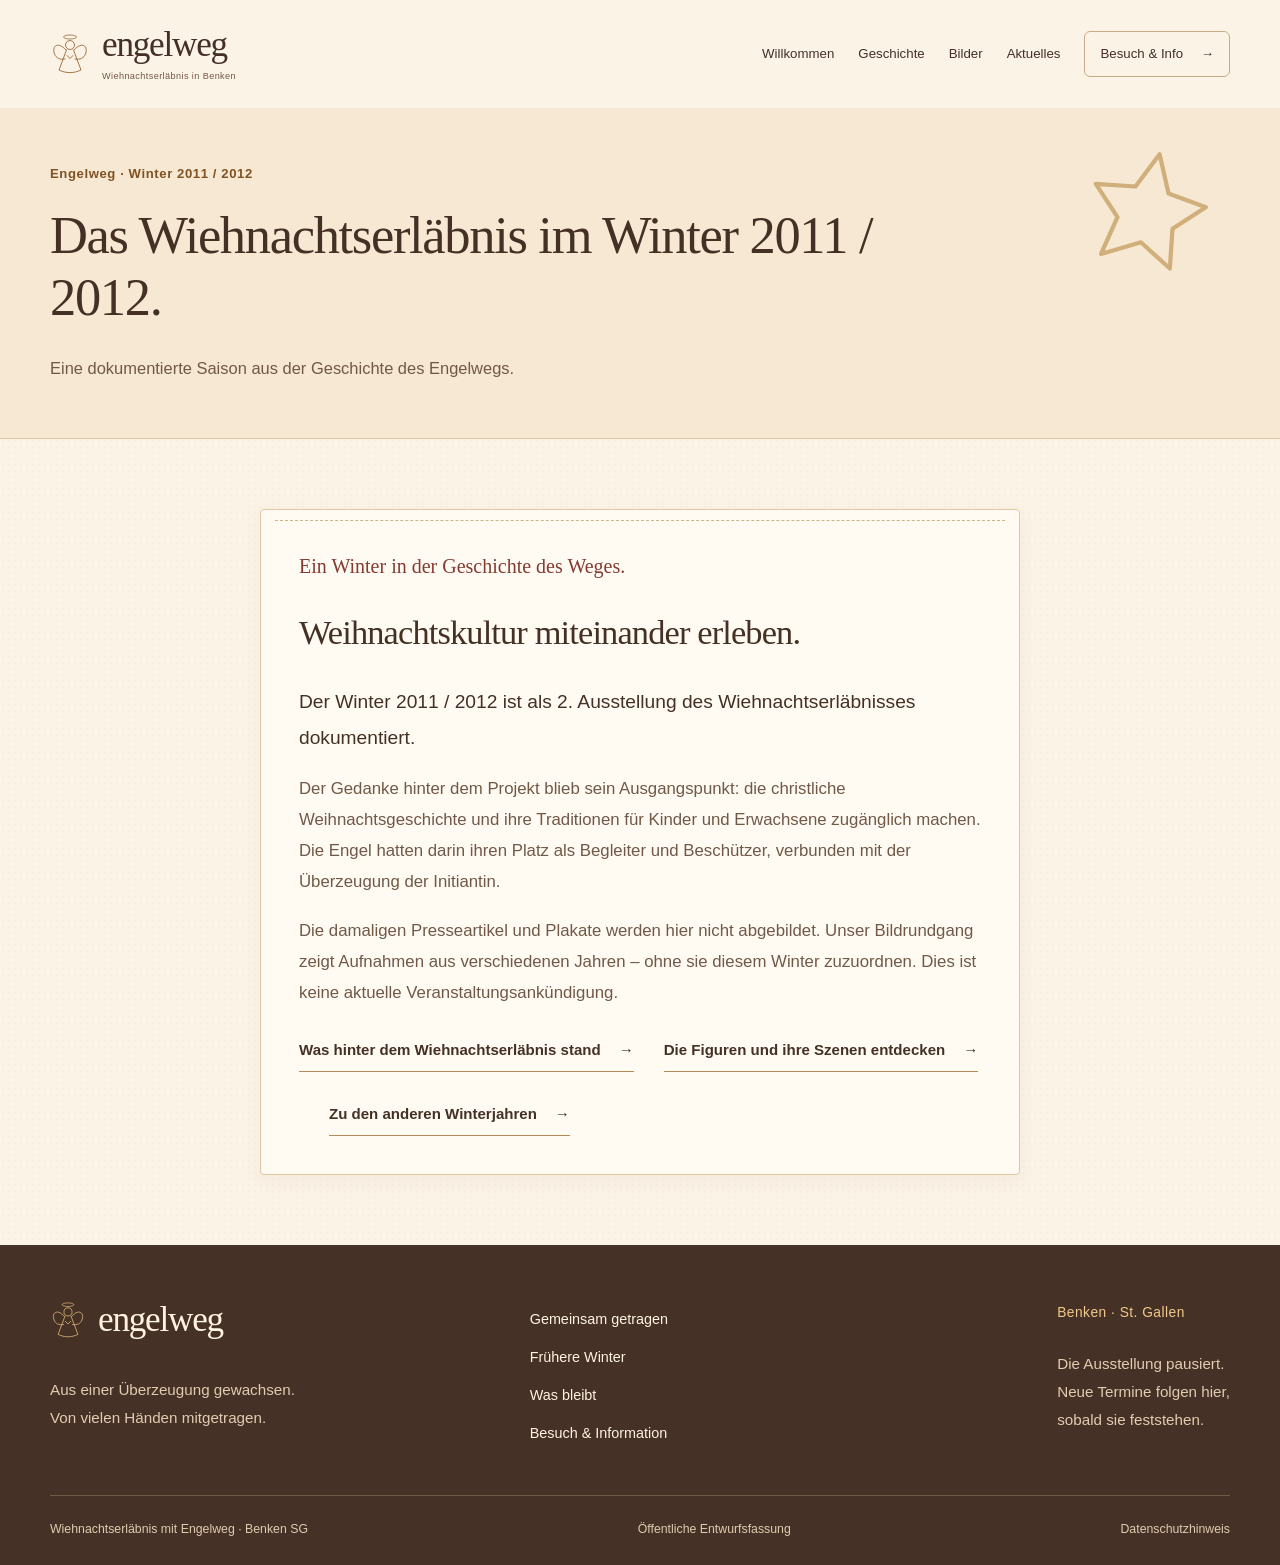
<file: medien/2011-12/index.html>
<!doctype html>
<html lang="de-CH">
<head>
<meta charset="utf-8"><meta name="viewport" content="width=device-width, initial-scale=1">
<meta name="description" content="Eine dokumentierte Saison aus der Geschichte des Engelwegs."><meta name="robots" content="noindex, nofollow">
<meta name="theme-color" content="#fbf3e6"><title>Winter 2011 / 2012 · Engelweg</title>
<link rel="icon" href="../../assets/favicon.svg" type="image/svg+xml">
<link rel="stylesheet" href="../../assets/style.css"><link rel="stylesheet" href="../../assets/warmth.css"><script src="../../assets/site.js" defer></script>
</head>
<body class="warmth">
<a class="skip-link" href="#main">Zum Inhalt springen</a>
<header class="site-header"><div class="wrap header-inner"><a class="brand" href="../../" aria-label="Engelweg – Startseite"><span class="brand-symbol"><svg viewBox="0 0 80 88" fill="none" aria-hidden="true"><ellipse cx="40" cy="10" rx="13" ry="4" stroke="currentColor" stroke-width="1.5"/><circle cx="40" cy="26" r="9" stroke="currentColor" stroke-width="1.7"/><path d="M32 36C15 17 3 29 9 44c3 8 11 12 21 10m18-18c17-19 29-7 23 8-3 8-11 12-21 10M33 36 18 76c14 7 30 7 44 0L47 36M34 47l6 6 6-6" stroke="currentColor" stroke-width="1.7" stroke-linecap="round" stroke-linejoin="round"/></svg></span><span>engelweg<span class="brand-caption">Wiehnachtserläbnis in Benken</span></span></a><button class="menu-toggle" type="button" aria-expanded="false" aria-controls="main-nav"><span class="menu-label">Menü</span><span class="menu-lines" aria-hidden="true"></span></button><nav id="main-nav" aria-label="Hauptnavigation"><a href="../../">Willkommen</a><a href="../../ausstellung-1/">Geschichte</a><a href="../../einblicke/">Bilder</a><a href="../../aktuelles/">Aktuelles</a><a class="nav-visit" href="../../kontakt/">Besuch & Info <span aria-hidden="true">→</span></a></nav></div></header>
<main id="main"><section class="page-hero"><div class="wrap"><p class="eyebrow">Engelweg · Winter 2011 / 2012</p><h1>Das Wiehnachtserläbnis im Winter 2011 / 2012.</h1><p>Eine dokumentierte Saison aus der Geschichte des Engelwegs.</p></div><span class="page-star" aria-hidden="true"><svg viewBox="0 0 48 48" fill="none" aria-hidden="true"><path d="m24 5 6 13 14 2-10 10 2 14-12-7-13 7 3-14L4 20l14-2Z" stroke="currentColor" stroke-width="1.5" stroke-linecap="round" stroke-linejoin="round"/></svg></span></section><section class="wrap section narrow prose letter"><p class="handwritten">Ein Winter in der Geschichte des Weges.</p><h2>Weihnachtskultur miteinander erleben.</h2><p class="lead">Der Winter 2011 / 2012 ist als 2. Ausstellung des Wiehnachtserläbnisses dokumentiert.</p><p>Der Gedanke hinter dem Projekt blieb sein Ausgangspunkt: die christliche Weihnachtsgeschichte und ihre Traditionen für Kinder und Erwachsene zugänglich machen. Die Engel hatten darin ihren Platz als Begleiter und Beschützer, verbunden mit der Überzeugung der Initiantin.</p><p>Die damaligen Presseartikel und Plakate werden hier nicht abgebildet. Unser Bildrundgang zeigt Aufnahmen aus verschiedenen Jahren – ohne sie diesem Winter zuzuordnen. Dies ist keine aktuelle Veranstaltungsankündigung.</p><a class="text-link" href="../../ausstellung-1/">Was hinter dem Wiehnachtserläbnis stand <span aria-hidden="true">→</span></a><a class="text-link" href="../../einblicke/">Die Figuren und ihre Szenen entdecken <span aria-hidden="true">→</span></a><a class="text-link" href="../../medien/">Zu den anderen Winterjahren <span aria-hidden="true">→</span></a></section></main>
<footer class="site-footer"><div class="wrap footer-top"><div><a class="brand footer-brand" href="../../"><svg viewBox="0 0 80 88" fill="none" aria-hidden="true"><ellipse cx="40" cy="10" rx="13" ry="4" stroke="currentColor" stroke-width="1.5"/><circle cx="40" cy="26" r="9" stroke="currentColor" stroke-width="1.7"/><path d="M32 36C15 17 3 29 9 44c3 8 11 12 21 10m18-18c17-19 29-7 23 8-3 8-11 12-21 10M33 36 18 76c14 7 30 7 44 0L47 36M34 47l6 6 6-6" stroke="currentColor" stroke-width="1.7" stroke-linecap="round" stroke-linejoin="round"/></svg><span>engelweg</span></a><p>Aus einer Überzeugung gewachsen.<br>Von vielen Händen mitgetragen.</p></div><nav aria-label="Weitere Seiten"><a href="../../helfer-sponsoren/">Gemeinsam getragen</a><a href="../../medien/">Frühere Winter</a><a href="../../gästebuch/">Was bleibt</a><a href="../../kontakt/">Besuch & Information</a></nav><div class="footer-note"><span class="footer-label">Benken · St. Gallen</span><p>Die Ausstellung pausiert.<br>Neue Termine folgen hier,<br>sobald sie feststehen.</p></div></div><div class="wrap footer-bottom"><span>Wiehnachtserläbnis mit Engelweg · Benken SG</span><span>Öffentliche Entwurfsfassung</span><a href="../../datenschutz/">Datenschutzhinweis</a></div></footer>
<dialog class="lightbox" aria-labelledby="lightbox-caption"><div class="lightbox-toolbar"><span class="lightbox-count" aria-live="polite"></span><button class="lightbox-close" type="button" aria-label="Bildansicht schließen">Schließen <span aria-hidden="true">×</span></button></div><div class="lightbox-stage"><button class="lightbox-prev" type="button" aria-label="Vorheriges Bild">←</button><img src="../../assets/images/winterweg.webp" alt=""><button class="lightbox-next" type="button" aria-label="Nächstes Bild">→</button></div><p id="lightbox-caption"></p></dialog>
</body></html>
</file>
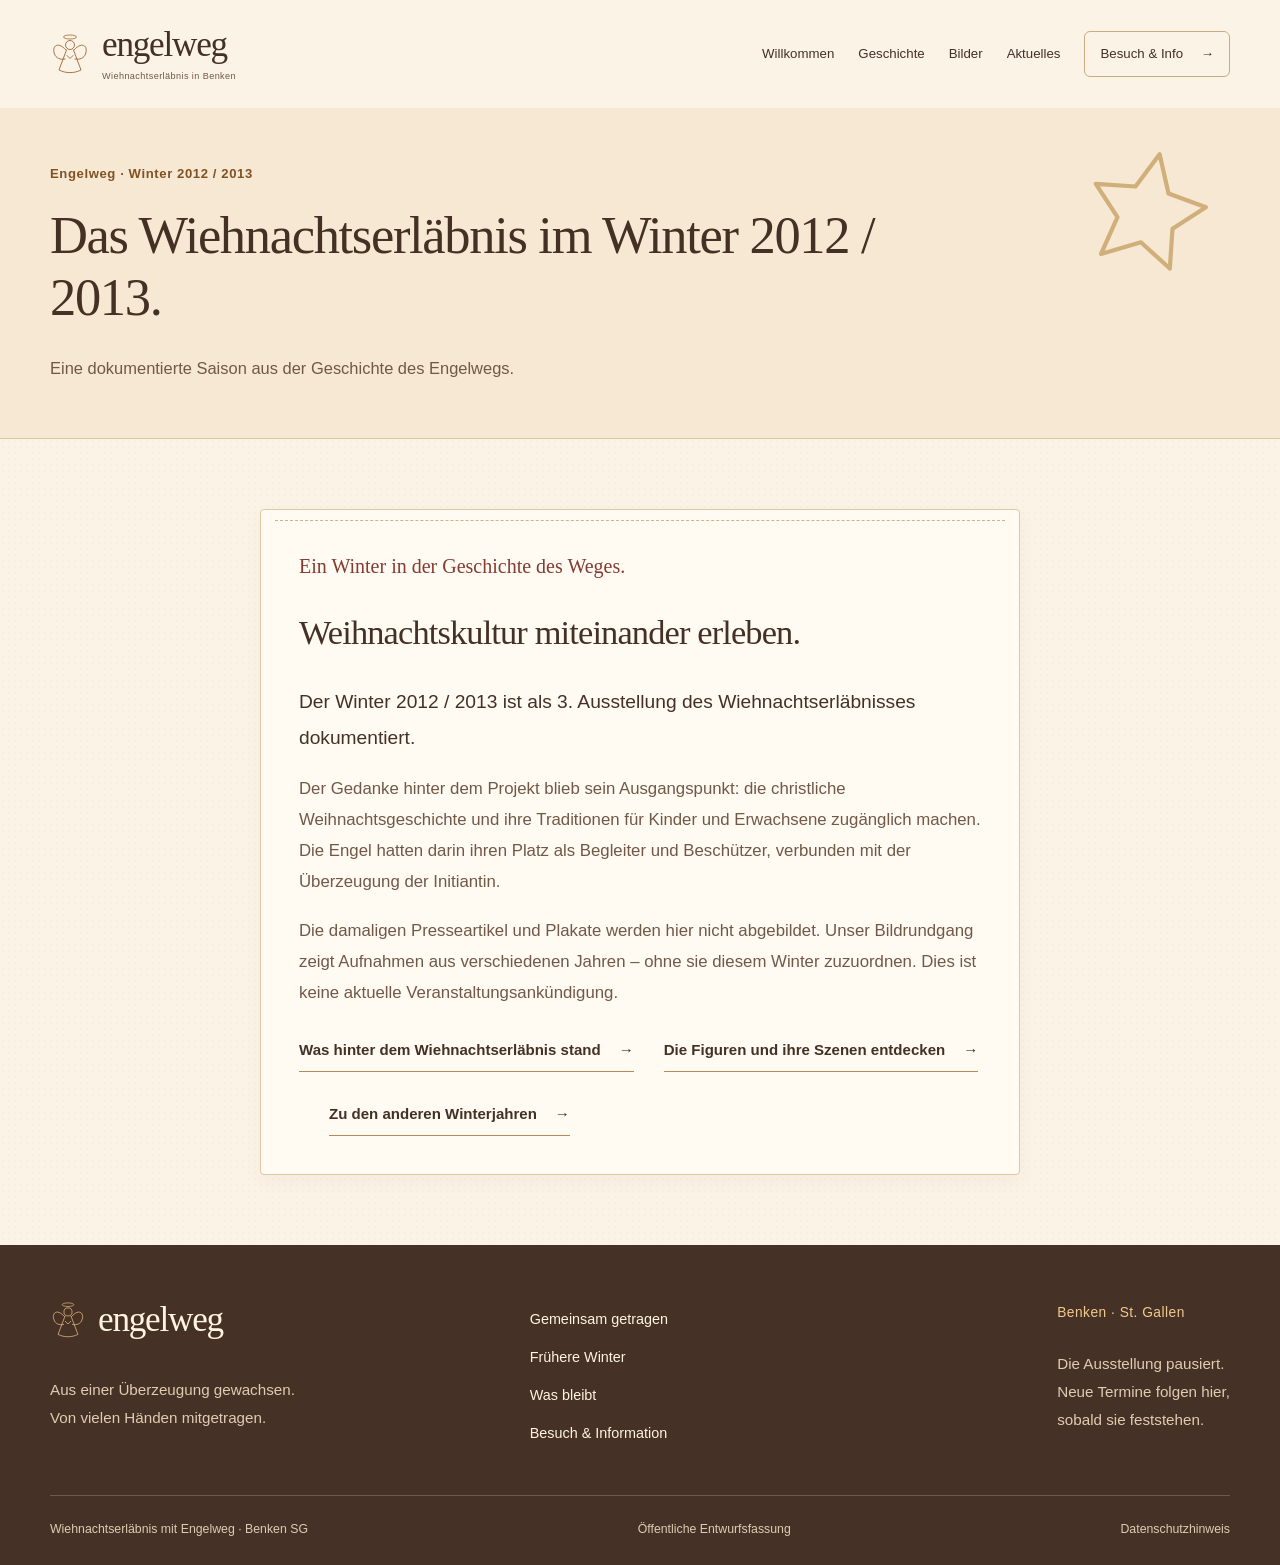
<file: medien/2012-13/index.html>
<!doctype html>
<html lang="de-CH">
<head>
<meta charset="utf-8"><meta name="viewport" content="width=device-width, initial-scale=1">
<meta name="description" content="Eine dokumentierte Saison aus der Geschichte des Engelwegs."><meta name="robots" content="noindex, nofollow">
<meta name="theme-color" content="#fbf3e6"><title>Winter 2012 / 2013 · Engelweg</title>
<link rel="icon" href="../../assets/favicon.svg" type="image/svg+xml">
<link rel="stylesheet" href="../../assets/style.css"><link rel="stylesheet" href="../../assets/warmth.css"><script src="../../assets/site.js" defer></script>
</head>
<body class="warmth">
<a class="skip-link" href="#main">Zum Inhalt springen</a>
<header class="site-header"><div class="wrap header-inner"><a class="brand" href="../../" aria-label="Engelweg – Startseite"><span class="brand-symbol"><svg viewBox="0 0 80 88" fill="none" aria-hidden="true"><ellipse cx="40" cy="10" rx="13" ry="4" stroke="currentColor" stroke-width="1.5"/><circle cx="40" cy="26" r="9" stroke="currentColor" stroke-width="1.7"/><path d="M32 36C15 17 3 29 9 44c3 8 11 12 21 10m18-18c17-19 29-7 23 8-3 8-11 12-21 10M33 36 18 76c14 7 30 7 44 0L47 36M34 47l6 6 6-6" stroke="currentColor" stroke-width="1.7" stroke-linecap="round" stroke-linejoin="round"/></svg></span><span>engelweg<span class="brand-caption">Wiehnachtserläbnis in Benken</span></span></a><button class="menu-toggle" type="button" aria-expanded="false" aria-controls="main-nav"><span class="menu-label">Menü</span><span class="menu-lines" aria-hidden="true"></span></button><nav id="main-nav" aria-label="Hauptnavigation"><a href="../../">Willkommen</a><a href="../../ausstellung-1/">Geschichte</a><a href="../../einblicke/">Bilder</a><a href="../../aktuelles/">Aktuelles</a><a class="nav-visit" href="../../kontakt/">Besuch & Info <span aria-hidden="true">→</span></a></nav></div></header>
<main id="main"><section class="page-hero"><div class="wrap"><p class="eyebrow">Engelweg · Winter 2012 / 2013</p><h1>Das Wiehnachtserläbnis im Winter 2012 / 2013.</h1><p>Eine dokumentierte Saison aus der Geschichte des Engelwegs.</p></div><span class="page-star" aria-hidden="true"><svg viewBox="0 0 48 48" fill="none" aria-hidden="true"><path d="m24 5 6 13 14 2-10 10 2 14-12-7-13 7 3-14L4 20l14-2Z" stroke="currentColor" stroke-width="1.5" stroke-linecap="round" stroke-linejoin="round"/></svg></span></section><section class="wrap section narrow prose letter"><p class="handwritten">Ein Winter in der Geschichte des Weges.</p><h2>Weihnachtskultur miteinander erleben.</h2><p class="lead">Der Winter 2012 / 2013 ist als 3. Ausstellung des Wiehnachtserläbnisses dokumentiert.</p><p>Der Gedanke hinter dem Projekt blieb sein Ausgangspunkt: die christliche Weihnachtsgeschichte und ihre Traditionen für Kinder und Erwachsene zugänglich machen. Die Engel hatten darin ihren Platz als Begleiter und Beschützer, verbunden mit der Überzeugung der Initiantin.</p><p>Die damaligen Presseartikel und Plakate werden hier nicht abgebildet. Unser Bildrundgang zeigt Aufnahmen aus verschiedenen Jahren – ohne sie diesem Winter zuzuordnen. Dies ist keine aktuelle Veranstaltungsankündigung.</p><a class="text-link" href="../../ausstellung-1/">Was hinter dem Wiehnachtserläbnis stand <span aria-hidden="true">→</span></a><a class="text-link" href="../../einblicke/">Die Figuren und ihre Szenen entdecken <span aria-hidden="true">→</span></a><a class="text-link" href="../../medien/">Zu den anderen Winterjahren <span aria-hidden="true">→</span></a></section></main>
<footer class="site-footer"><div class="wrap footer-top"><div><a class="brand footer-brand" href="../../"><svg viewBox="0 0 80 88" fill="none" aria-hidden="true"><ellipse cx="40" cy="10" rx="13" ry="4" stroke="currentColor" stroke-width="1.5"/><circle cx="40" cy="26" r="9" stroke="currentColor" stroke-width="1.7"/><path d="M32 36C15 17 3 29 9 44c3 8 11 12 21 10m18-18c17-19 29-7 23 8-3 8-11 12-21 10M33 36 18 76c14 7 30 7 44 0L47 36M34 47l6 6 6-6" stroke="currentColor" stroke-width="1.7" stroke-linecap="round" stroke-linejoin="round"/></svg><span>engelweg</span></a><p>Aus einer Überzeugung gewachsen.<br>Von vielen Händen mitgetragen.</p></div><nav aria-label="Weitere Seiten"><a href="../../helfer-sponsoren/">Gemeinsam getragen</a><a href="../../medien/">Frühere Winter</a><a href="../../gästebuch/">Was bleibt</a><a href="../../kontakt/">Besuch & Information</a></nav><div class="footer-note"><span class="footer-label">Benken · St. Gallen</span><p>Die Ausstellung pausiert.<br>Neue Termine folgen hier,<br>sobald sie feststehen.</p></div></div><div class="wrap footer-bottom"><span>Wiehnachtserläbnis mit Engelweg · Benken SG</span><span>Öffentliche Entwurfsfassung</span><a href="../../datenschutz/">Datenschutzhinweis</a></div></footer>
<dialog class="lightbox" aria-labelledby="lightbox-caption"><div class="lightbox-toolbar"><span class="lightbox-count" aria-live="polite"></span><button class="lightbox-close" type="button" aria-label="Bildansicht schließen">Schließen <span aria-hidden="true">×</span></button></div><div class="lightbox-stage"><button class="lightbox-prev" type="button" aria-label="Vorheriges Bild">←</button><img src="../../assets/images/winterweg.webp" alt=""><button class="lightbox-next" type="button" aria-label="Nächstes Bild">→</button></div><p id="lightbox-caption"></p></dialog>
</body></html>
</file>
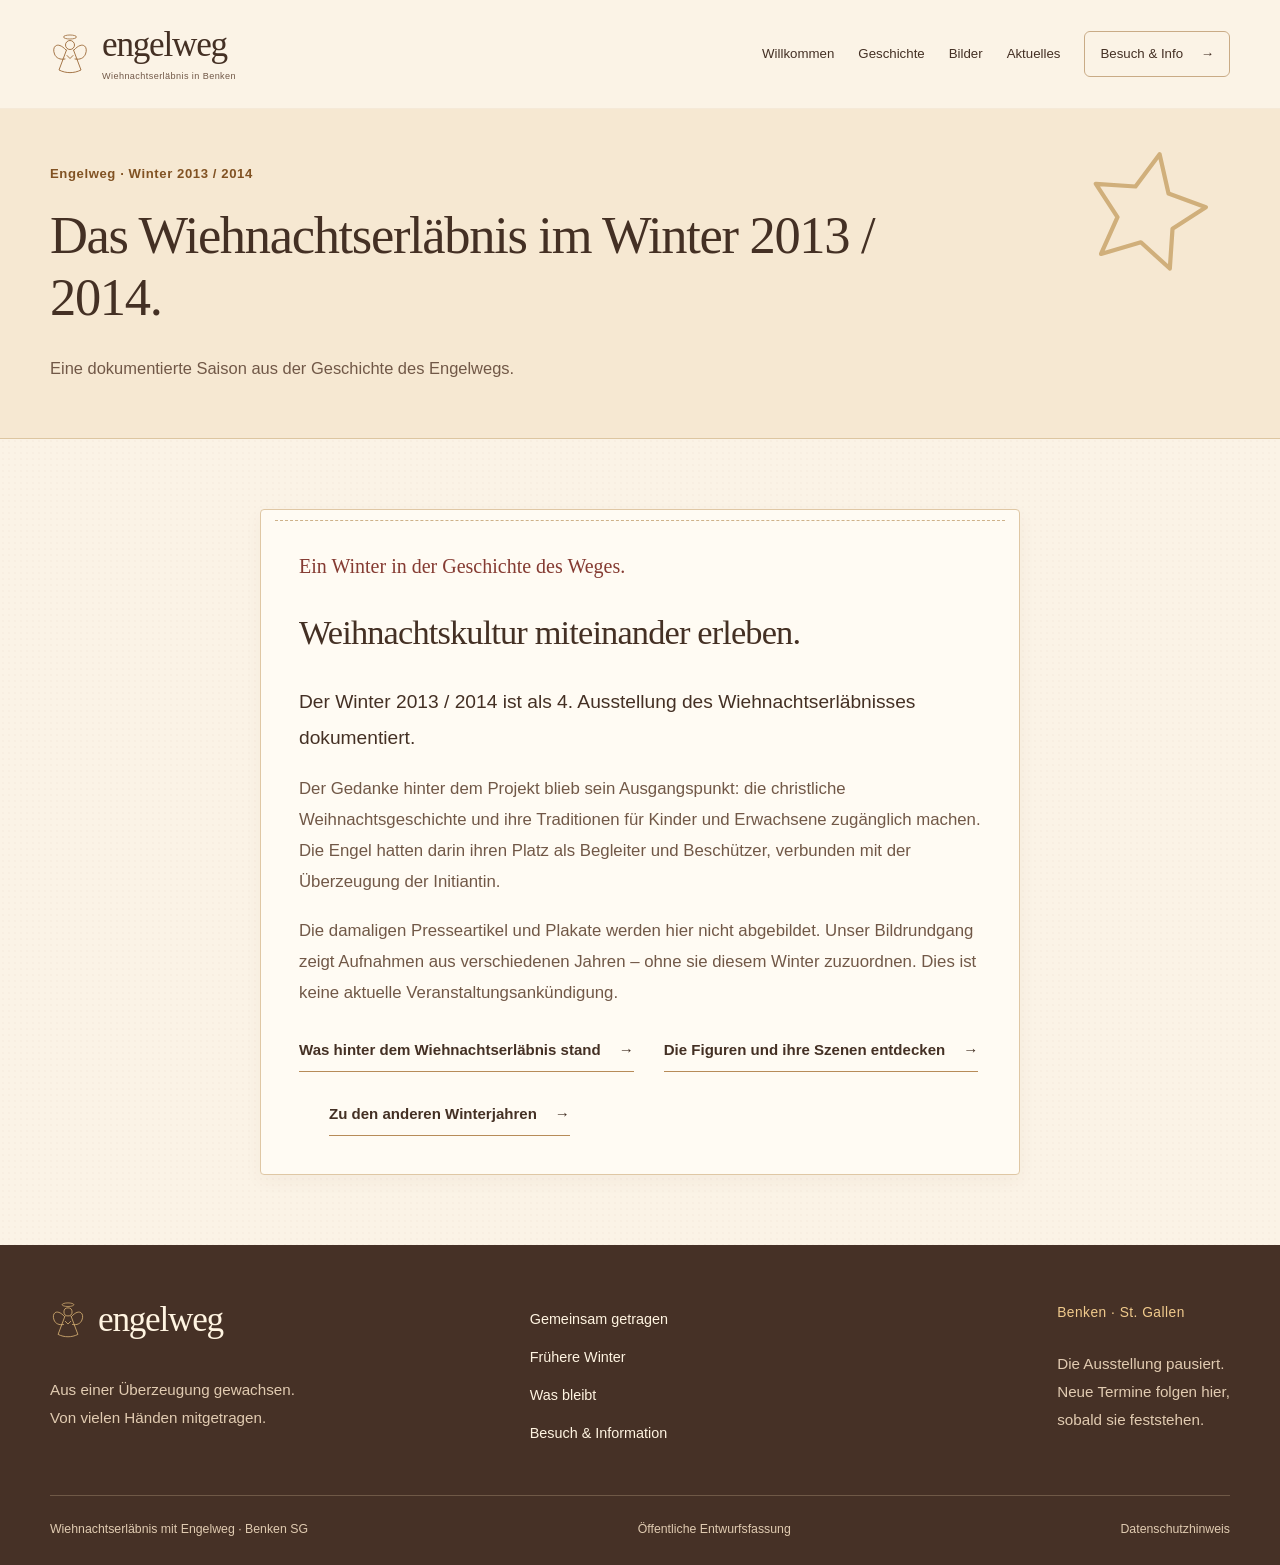
<file: medien/2013-14-1/index.html>
<!doctype html>
<html lang="de-CH">
<head>
<meta charset="utf-8"><meta name="viewport" content="width=device-width, initial-scale=1">
<meta name="description" content="Eine dokumentierte Saison aus der Geschichte des Engelwegs."><meta name="robots" content="noindex, nofollow">
<meta name="theme-color" content="#fbf3e6"><title>Winter 2013 / 2014 · Engelweg</title>
<link rel="icon" href="../../assets/favicon.svg" type="image/svg+xml">
<link rel="stylesheet" href="../../assets/style.css"><link rel="stylesheet" href="../../assets/warmth.css"><script src="../../assets/site.js" defer></script>
</head>
<body class="warmth">
<a class="skip-link" href="#main">Zum Inhalt springen</a>
<header class="site-header"><div class="wrap header-inner"><a class="brand" href="../../" aria-label="Engelweg – Startseite"><span class="brand-symbol"><svg viewBox="0 0 80 88" fill="none" aria-hidden="true"><ellipse cx="40" cy="10" rx="13" ry="4" stroke="currentColor" stroke-width="1.5"/><circle cx="40" cy="26" r="9" stroke="currentColor" stroke-width="1.7"/><path d="M32 36C15 17 3 29 9 44c3 8 11 12 21 10m18-18c17-19 29-7 23 8-3 8-11 12-21 10M33 36 18 76c14 7 30 7 44 0L47 36M34 47l6 6 6-6" stroke="currentColor" stroke-width="1.7" stroke-linecap="round" stroke-linejoin="round"/></svg></span><span>engelweg<span class="brand-caption">Wiehnachtserläbnis in Benken</span></span></a><button class="menu-toggle" type="button" aria-expanded="false" aria-controls="main-nav"><span class="menu-label">Menü</span><span class="menu-lines" aria-hidden="true"></span></button><nav id="main-nav" aria-label="Hauptnavigation"><a href="../../">Willkommen</a><a href="../../ausstellung-1/">Geschichte</a><a href="../../einblicke/">Bilder</a><a href="../../aktuelles/">Aktuelles</a><a class="nav-visit" href="../../kontakt/">Besuch & Info <span aria-hidden="true">→</span></a></nav></div></header>
<main id="main"><section class="page-hero"><div class="wrap"><p class="eyebrow">Engelweg · Winter 2013 / 2014</p><h1>Das Wiehnachtserläbnis im Winter 2013 / 2014.</h1><p>Eine dokumentierte Saison aus der Geschichte des Engelwegs.</p></div><span class="page-star" aria-hidden="true"><svg viewBox="0 0 48 48" fill="none" aria-hidden="true"><path d="m24 5 6 13 14 2-10 10 2 14-12-7-13 7 3-14L4 20l14-2Z" stroke="currentColor" stroke-width="1.5" stroke-linecap="round" stroke-linejoin="round"/></svg></span></section><section class="wrap section narrow prose letter"><p class="handwritten">Ein Winter in der Geschichte des Weges.</p><h2>Weihnachtskultur miteinander erleben.</h2><p class="lead">Der Winter 2013 / 2014 ist als 4. Ausstellung des Wiehnachtserläbnisses dokumentiert.</p><p>Der Gedanke hinter dem Projekt blieb sein Ausgangspunkt: die christliche Weihnachtsgeschichte und ihre Traditionen für Kinder und Erwachsene zugänglich machen. Die Engel hatten darin ihren Platz als Begleiter und Beschützer, verbunden mit der Überzeugung der Initiantin.</p><p>Die damaligen Presseartikel und Plakate werden hier nicht abgebildet. Unser Bildrundgang zeigt Aufnahmen aus verschiedenen Jahren – ohne sie diesem Winter zuzuordnen. Dies ist keine aktuelle Veranstaltungsankündigung.</p><a class="text-link" href="../../ausstellung-1/">Was hinter dem Wiehnachtserläbnis stand <span aria-hidden="true">→</span></a><a class="text-link" href="../../einblicke/">Die Figuren und ihre Szenen entdecken <span aria-hidden="true">→</span></a><a class="text-link" href="../../medien/">Zu den anderen Winterjahren <span aria-hidden="true">→</span></a></section></main>
<footer class="site-footer"><div class="wrap footer-top"><div><a class="brand footer-brand" href="../../"><svg viewBox="0 0 80 88" fill="none" aria-hidden="true"><ellipse cx="40" cy="10" rx="13" ry="4" stroke="currentColor" stroke-width="1.5"/><circle cx="40" cy="26" r="9" stroke="currentColor" stroke-width="1.7"/><path d="M32 36C15 17 3 29 9 44c3 8 11 12 21 10m18-18c17-19 29-7 23 8-3 8-11 12-21 10M33 36 18 76c14 7 30 7 44 0L47 36M34 47l6 6 6-6" stroke="currentColor" stroke-width="1.7" stroke-linecap="round" stroke-linejoin="round"/></svg><span>engelweg</span></a><p>Aus einer Überzeugung gewachsen.<br>Von vielen Händen mitgetragen.</p></div><nav aria-label="Weitere Seiten"><a href="../../helfer-sponsoren/">Gemeinsam getragen</a><a href="../../medien/">Frühere Winter</a><a href="../../gästebuch/">Was bleibt</a><a href="../../kontakt/">Besuch & Information</a></nav><div class="footer-note"><span class="footer-label">Benken · St. Gallen</span><p>Die Ausstellung pausiert.<br>Neue Termine folgen hier,<br>sobald sie feststehen.</p></div></div><div class="wrap footer-bottom"><span>Wiehnachtserläbnis mit Engelweg · Benken SG</span><span>Öffentliche Entwurfsfassung</span><a href="../../datenschutz/">Datenschutzhinweis</a></div></footer>
<dialog class="lightbox" aria-labelledby="lightbox-caption"><div class="lightbox-toolbar"><span class="lightbox-count" aria-live="polite"></span><button class="lightbox-close" type="button" aria-label="Bildansicht schließen">Schließen <span aria-hidden="true">×</span></button></div><div class="lightbox-stage"><button class="lightbox-prev" type="button" aria-label="Vorheriges Bild">←</button><img src="../../assets/images/winterweg.webp" alt=""><button class="lightbox-next" type="button" aria-label="Nächstes Bild">→</button></div><p id="lightbox-caption"></p></dialog>
</body></html>
</file>
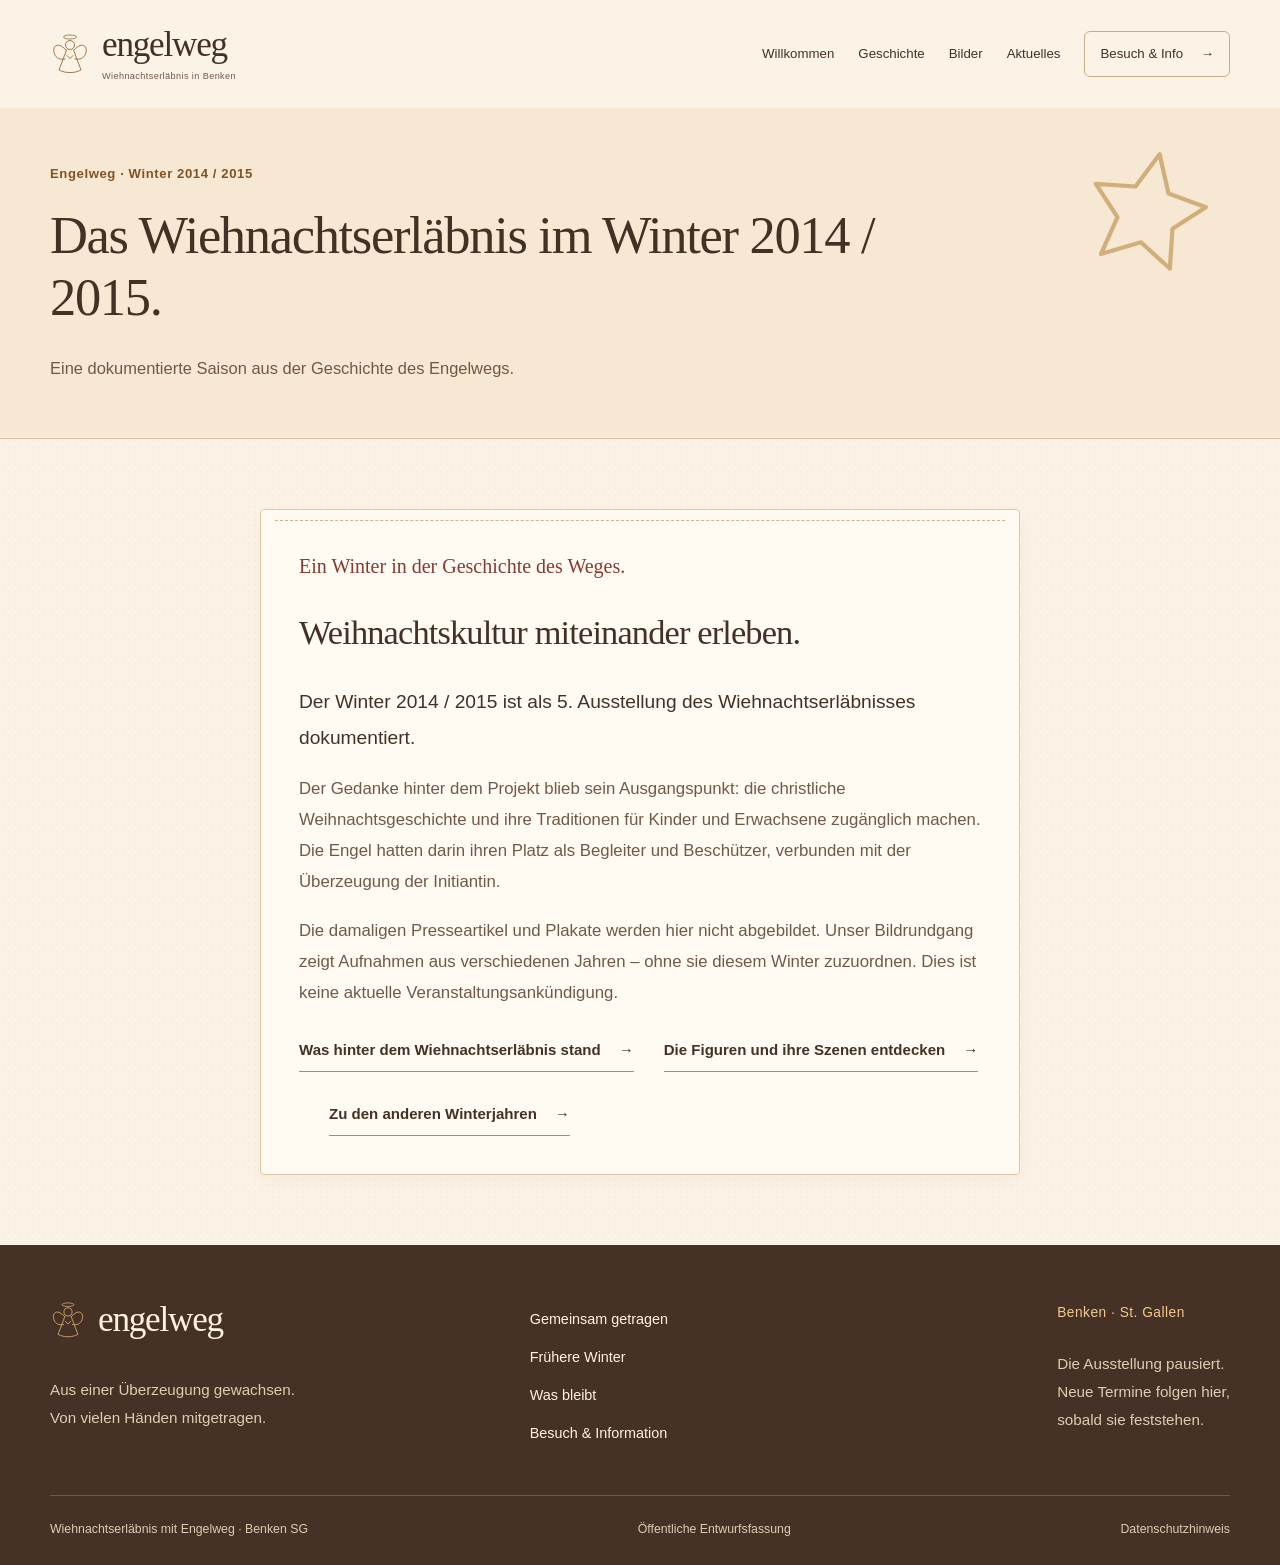
<file: medien/2014-15/index.html>
<!doctype html>
<html lang="de-CH">
<head>
<meta charset="utf-8"><meta name="viewport" content="width=device-width, initial-scale=1">
<meta name="description" content="Eine dokumentierte Saison aus der Geschichte des Engelwegs."><meta name="robots" content="noindex, nofollow">
<meta name="theme-color" content="#fbf3e6"><title>Winter 2014 / 2015 · Engelweg</title>
<link rel="icon" href="../../assets/favicon.svg" type="image/svg+xml">
<link rel="stylesheet" href="../../assets/style.css"><link rel="stylesheet" href="../../assets/warmth.css"><script src="../../assets/site.js" defer></script>
</head>
<body class="warmth">
<a class="skip-link" href="#main">Zum Inhalt springen</a>
<header class="site-header"><div class="wrap header-inner"><a class="brand" href="../../" aria-label="Engelweg – Startseite"><span class="brand-symbol"><svg viewBox="0 0 80 88" fill="none" aria-hidden="true"><ellipse cx="40" cy="10" rx="13" ry="4" stroke="currentColor" stroke-width="1.5"/><circle cx="40" cy="26" r="9" stroke="currentColor" stroke-width="1.7"/><path d="M32 36C15 17 3 29 9 44c3 8 11 12 21 10m18-18c17-19 29-7 23 8-3 8-11 12-21 10M33 36 18 76c14 7 30 7 44 0L47 36M34 47l6 6 6-6" stroke="currentColor" stroke-width="1.7" stroke-linecap="round" stroke-linejoin="round"/></svg></span><span>engelweg<span class="brand-caption">Wiehnachtserläbnis in Benken</span></span></a><button class="menu-toggle" type="button" aria-expanded="false" aria-controls="main-nav"><span class="menu-label">Menü</span><span class="menu-lines" aria-hidden="true"></span></button><nav id="main-nav" aria-label="Hauptnavigation"><a href="../../">Willkommen</a><a href="../../ausstellung-1/">Geschichte</a><a href="../../einblicke/">Bilder</a><a href="../../aktuelles/">Aktuelles</a><a class="nav-visit" href="../../kontakt/">Besuch & Info <span aria-hidden="true">→</span></a></nav></div></header>
<main id="main"><section class="page-hero"><div class="wrap"><p class="eyebrow">Engelweg · Winter 2014 / 2015</p><h1>Das Wiehnachtserläbnis im Winter 2014 / 2015.</h1><p>Eine dokumentierte Saison aus der Geschichte des Engelwegs.</p></div><span class="page-star" aria-hidden="true"><svg viewBox="0 0 48 48" fill="none" aria-hidden="true"><path d="m24 5 6 13 14 2-10 10 2 14-12-7-13 7 3-14L4 20l14-2Z" stroke="currentColor" stroke-width="1.5" stroke-linecap="round" stroke-linejoin="round"/></svg></span></section><section class="wrap section narrow prose letter"><p class="handwritten">Ein Winter in der Geschichte des Weges.</p><h2>Weihnachtskultur miteinander erleben.</h2><p class="lead">Der Winter 2014 / 2015 ist als 5. Ausstellung des Wiehnachtserläbnisses dokumentiert.</p><p>Der Gedanke hinter dem Projekt blieb sein Ausgangspunkt: die christliche Weihnachtsgeschichte und ihre Traditionen für Kinder und Erwachsene zugänglich machen. Die Engel hatten darin ihren Platz als Begleiter und Beschützer, verbunden mit der Überzeugung der Initiantin.</p><p>Die damaligen Presseartikel und Plakate werden hier nicht abgebildet. Unser Bildrundgang zeigt Aufnahmen aus verschiedenen Jahren – ohne sie diesem Winter zuzuordnen. Dies ist keine aktuelle Veranstaltungsankündigung.</p><a class="text-link" href="../../ausstellung-1/">Was hinter dem Wiehnachtserläbnis stand <span aria-hidden="true">→</span></a><a class="text-link" href="../../einblicke/">Die Figuren und ihre Szenen entdecken <span aria-hidden="true">→</span></a><a class="text-link" href="../../medien/">Zu den anderen Winterjahren <span aria-hidden="true">→</span></a></section></main>
<footer class="site-footer"><div class="wrap footer-top"><div><a class="brand footer-brand" href="../../"><svg viewBox="0 0 80 88" fill="none" aria-hidden="true"><ellipse cx="40" cy="10" rx="13" ry="4" stroke="currentColor" stroke-width="1.5"/><circle cx="40" cy="26" r="9" stroke="currentColor" stroke-width="1.7"/><path d="M32 36C15 17 3 29 9 44c3 8 11 12 21 10m18-18c17-19 29-7 23 8-3 8-11 12-21 10M33 36 18 76c14 7 30 7 44 0L47 36M34 47l6 6 6-6" stroke="currentColor" stroke-width="1.7" stroke-linecap="round" stroke-linejoin="round"/></svg><span>engelweg</span></a><p>Aus einer Überzeugung gewachsen.<br>Von vielen Händen mitgetragen.</p></div><nav aria-label="Weitere Seiten"><a href="../../helfer-sponsoren/">Gemeinsam getragen</a><a href="../../medien/">Frühere Winter</a><a href="../../gästebuch/">Was bleibt</a><a href="../../kontakt/">Besuch & Information</a></nav><div class="footer-note"><span class="footer-label">Benken · St. Gallen</span><p>Die Ausstellung pausiert.<br>Neue Termine folgen hier,<br>sobald sie feststehen.</p></div></div><div class="wrap footer-bottom"><span>Wiehnachtserläbnis mit Engelweg · Benken SG</span><span>Öffentliche Entwurfsfassung</span><a href="../../datenschutz/">Datenschutzhinweis</a></div></footer>
<dialog class="lightbox" aria-labelledby="lightbox-caption"><div class="lightbox-toolbar"><span class="lightbox-count" aria-live="polite"></span><button class="lightbox-close" type="button" aria-label="Bildansicht schließen">Schließen <span aria-hidden="true">×</span></button></div><div class="lightbox-stage"><button class="lightbox-prev" type="button" aria-label="Vorheriges Bild">←</button><img src="../../assets/images/winterweg.webp" alt=""><button class="lightbox-next" type="button" aria-label="Nächstes Bild">→</button></div><p id="lightbox-caption"></p></dialog>
</body></html>
</file>
<file: assets/style.css>
/* Winterlicht — eigenständige Gestaltung, ausschließlich lokale Ressourcen. */
:root{--forest:#183c33;--forest-deep:#102e27;--paper:#f6f3eb;--white:#fffdf8;--ink:#20362f;--muted:#58665d;--gold:#b79860;--line:#d9ddd2;--soft:#edece2;--serif:Georgia,'Times New Roman',serif;--sans:-apple-system,BlinkMacSystemFont,'Segoe UI',sans-serif;--radius:3px}
*{box-sizing:border-box}html{scroll-behavior:smooth;scroll-padding-top:110px}body{margin:0;background:var(--paper);color:var(--ink);font-family:var(--sans);font-size:16px;line-height:1.75;-webkit-font-smoothing:antialiased}body:has(dialog[open]){overflow:hidden}img{display:block;max-width:100%;height:auto}a{color:inherit;text-decoration:none}button{font:inherit;color:inherit}a,button{-webkit-tap-highlight-color:transparent}a:focus-visible,button:focus-visible{outline:3px solid #a87631;outline-offset:6px}::selection{background:#d6bd87;color:var(--forest-deep)}h1,h2,h3,p,figure{margin:0}h1,h2,h3{font-weight:400;overflow-wrap:break-word}h1,h2{font-family:var(--serif);letter-spacing:-.045em;line-height:1.1}h1{font-size:clamp(2.9rem,6.2vw,6rem)}h2{font-size:clamp(2.2rem,3.7vw,3.7rem)}h3{font-family:var(--serif);font-size:1.7rem;line-height:1.22;letter-spacing:-.025em}h1 em,h2 em,.editorial-quote em{font-weight:400}p+p{margin-top:1.1rem}.wrap{width:min(1180px,calc(100% - 96px));margin-inline:auto}.section{padding-block:100px}.eyebrow{font-size:.68rem;font-weight:650;letter-spacing:.2em;text-transform:uppercase;line-height:1.6;margin-bottom:24px}.lead{font-size:1.15rem;line-height:1.75}.text-link{max-width:100%;display:inline-flex;gap:36px;align-items:center;font-size:.84rem;font-weight:600;padding-bottom:9px;margin-top:30px;border-bottom:1px solid var(--gold)}.text-link span,.card-more span{transition:transform .2s}.text-link:hover span,.feature-card:hover .card-more span{transform:translate(3px,-3px)}.button{display:inline-flex;align-items:center;justify-content:center;gap:30px;min-height:54px;padding:15px 23px;border:1px solid transparent;font-size:.8rem;font-weight:650;border-radius:var(--radius);transition:background .2s,transform .2s}.button:hover{transform:translateY(-2px)}.button-cream{color:var(--forest);background:var(--paper)}.button-cream:hover{background:#e9e1d0}.button-green{color:var(--paper);background:var(--forest)}.button-green:hover{background:var(--forest-deep)}.skip-link{position:fixed;z-index:100;left:20px;top:-100px;padding:10px 20px;background:var(--white);box-shadow:0 2px 10px #0003}.skip-link:focus{top:16px}
/* A quiet masthead, with a small hand-drawn light as its mark. */
.site-header{background:var(--paper);position:sticky;top:0;z-index:30;border-bottom:1px solid #20362f14}.header-inner{height:100px;display:flex;align-items:center;justify-content:space-between;gap:30px}.brand{display:inline-flex;align-items:center;gap:12px;line-height:1}.brand-symbol{width:39px;color:#947743}.brand-symbol svg{width:100%;display:block}.brand>span:last-child{font-family:var(--serif);font-size:2.05rem;letter-spacing:-.07em}.brand-caption{display:block;font-family:var(--sans);font-size:.53rem;text-transform:uppercase;letter-spacing:.15em;margin-top:10px}.site-header nav{display:flex;align-items:center;gap:30px}.site-header nav>a{font-size:.76rem;position:relative;white-space:nowrap}.site-header nav>a:not(.nav-visit):after{content:'';position:absolute;height:1px;background:var(--gold);bottom:-9px;left:0;right:100%;transition:right .2s}.site-header nav>a:hover:after,.site-header nav>a[aria-current]:after{right:0}.site-header .nav-visit{border:1px solid #b9c3b8;border-radius:2px;padding:10px 15px;margin-left:9px}.nav-visit span{margin-left:14px}.menu-toggle{display:none}
/* A cinematic strip of genuine winter light, not a synthetic stock illustration. */
.hero{min-height:650px;height:min(760px,calc(100svh - 100px));position:relative;overflow:hidden;background:var(--forest-deep);color:var(--paper);display:flex;align-items:center}.hero-image,.hero-shade{position:absolute;inset:0}.hero-image img{width:100%;height:100%;object-fit:cover;object-position:center 70%;opacity:.83}.hero-shade{background:linear-gradient(90deg,rgba(13,34,28,.91) 0%,rgba(13,34,28,.76) 35%,rgba(13,34,28,.13) 90%),linear-gradient(0deg,rgba(12,32,24,.65),transparent 35%)}.hero-content{position:relative;z-index:1;padding-block:70px 115px}.hero .eyebrow{color:#e6d4ae}.hero h1{max-width:950px}.hero h1 em{color:#e1c488}.hero-content>p:not(.eyebrow){max-width:440px;font-size:.97rem;color:#e1e6da;margin-top:28px;line-height:1.9}.hero-actions{display:flex;align-items:center;gap:32px;margin-top:33px}.hero-secondary{font-size:.8rem;border-bottom:1px solid #e8e2cf88;padding-bottom:6px}.hero-secondary span{margin-left:18px}.hero-side{position:absolute;right:30px;top:48%;writing-mode:vertical-rl;text-transform:uppercase;font-size:.59rem;letter-spacing:.22em;color:#ece6d5}.hero-bottom{position:absolute;bottom:28px;left:0;right:0;display:flex;align-items:center;justify-content:space-between;border-top:1px solid #f6f3eb44;padding-top:22px;font-size:.68rem;letter-spacing:.035em}.hero-bottom a span{margin-left:15px}
.status-wrap{padding-top:30px}.status-note{padding:20px 24px;display:flex;align-items:flex-start;gap:15px;border:1px solid #d7d9cb;background:#eceee4;border-radius:var(--radius)}.status-dot{width:7px;height:7px;border-radius:50%;background:#9c7737;flex:0 0 auto;margin-top:10px}.status-note strong{font-size:.8rem;font-weight:650}.status-note div{display:flex;gap:12px;flex-wrap:wrap;align-items:baseline}.status-note div>span{font-size:.78rem;color:var(--muted)}
.intro-section{display:grid;grid-template-columns:1fr 1fr;gap:100px;align-items:center;padding-block:110px 125px}.intro-text .lead{margin-top:30px;max-width:480px}.intro-text>p:not(.eyebrow):not(.lead){font-size:.91rem;color:var(--muted);margin-top:20px}.intro-image{position:relative;margin-right:20px}.intro-image>img{width:100%;height:450px;object-fit:cover;border-radius:100% 100% 2px 2px / 45% 45% 2px 2px}.intro-image figcaption{display:flex;justify-content:space-between;gap:10px;font-size:.57rem;letter-spacing:.11em;text-transform:uppercase;margin-top:16px;color:var(--muted)}.image-seal{position:absolute;bottom:45px;left:-48px;display:flex;flex-direction:column;justify-content:center;align-items:center;text-align:center;gap:4px;background:var(--paper);width:118px;height:118px;border-radius:50%;box-shadow:0 0 0 1px #c9c8b8;outline:8px solid var(--paper)}.image-seal svg{width:33px;height:33px;color:#8d713e}.image-seal span{font-family:var(--serif);font-size:.85rem;line-height:1.2;font-style:italic}
.discovery-section{background:var(--soft);padding-block:95px 100px}.section-heading{max-width:680px}.section-description{max-width:510px;font-size:.9rem;color:var(--muted);margin-top:24px}.discovery-grid{display:grid;grid-template-columns:repeat(3,1fr);gap:28px;margin-top:50px}.feature-card{background:var(--white);border-radius:var(--radius);overflow:hidden;display:flex;flex-direction:column}.feature-image{height:290px;overflow:hidden;background:var(--forest)}.feature-image img{height:100%;width:100%;object-fit:cover;transition:transform .6s}.feature-card:first-child .feature-image img{object-position:center 35%}.feature-card:hover img{transform:scale(1.035)}.feature-copy{padding:28px 28px 30px;display:flex;flex-direction:column;flex:1}.card-number{font-size:.59rem;text-transform:uppercase;letter-spacing:.15em;color:#6a705e;margin-bottom:18px}.feature-copy p{font-size:.84rem;color:var(--muted);margin-top:17px;margin-bottom:25px}.card-more{font-size:.71rem;font-weight:600;display:flex;justify-content:space-between;gap:8px;align-items:center;margin-top:auto}.quote-section{background:var(--forest);color:var(--paper);padding-block:85px;text-align:center;position:relative;overflow:hidden}.quote-section:before,.quote-section:after{content:'';position:absolute;border:1px solid #cfb77f26;border-radius:50%;width:410px;height:410px;top:-220px;left:-230px}.quote-section:after{inset:auto -200px -270px auto;width:500px;height:500px}.quote-star{width:45px;margin:0 auto 28px;color:#d2b477}.quote-inner .eyebrow{font-size:.62rem;color:#ddcfac}.editorial-quote{font:clamp(2.3rem,4.5vw,4.4rem)/1.16 var(--serif);letter-spacing:-.04em}.editorial-quote em{color:#dec38b}.quote-inner>p:last-child{font-size:.77rem;color:#cdd7c8;margin-top:25px;letter-spacing:.03em}.heading-row{display:flex;justify-content:space-between;align-items:end;gap:40px;margin-bottom:38px}.heading-row .text-link{white-space:nowrap;margin:0 0 5px}.gallery-grid{display:grid;grid-template-columns:repeat(3,1fr);gap:20px}.gallery-item{position:relative;overflow:hidden;background:#e8e4d9;display:block;border-radius:var(--radius);aspect-ratio:1/.97}.gallery-item img{width:100%;height:100%;object-fit:cover;transition:transform .6s}.gallery-item:hover img{transform:scale(1.04)}.gallery-caption{display:flex;align-items:end;justify-content:space-between;gap:18px;position:absolute;bottom:0;left:0;right:0;padding:42px 18px 18px;font-size:.7rem;line-height:1.5;color:var(--white);background:linear-gradient(transparent,#10251ae6)}.gallery-caption>span{font-size:1.3rem;line-height:1}.gallery-section .gallery-grid{grid-template-columns:repeat(3,1fr)}.gallery-section .gallery-item:nth-child(1),.gallery-section .gallery-item:nth-child(5){grid-column:span 2;aspect-ratio:2/1}.gallery-section .gallery-item:nth-child(5){grid-column:span 2}.preview-section{padding-bottom:20px}.last-section{padding-top:55px;padding-bottom:95px}.visit-panel{display:flex;justify-content:space-between;align-items:center;gap:60px;border-top:1px solid var(--line);border-bottom:1px solid var(--line);padding-block:50px}.visit-panel h2{font-size:2.45rem}.visit-panel p:not(.eyebrow){max-width:620px;font-size:.9rem;color:var(--muted);margin-top:18px}.visit-action{flex-shrink:0;text-align:center}.visit-action>span{display:block;font-size:.62rem;margin-top:12px;color:var(--muted)}
.page-hero{padding:80px 0 78px;background:var(--soft);position:relative;overflow:hidden;border-bottom:1px solid var(--line)}.page-hero .wrap{position:relative;z-index:1}.page-hero h1{font-size:clamp(2.6rem,5vw,4.7rem);max-width:900px}.page-hero p:not(.eyebrow){max-width:640px;margin-top:25px;color:var(--muted);font-size:.95rem}.page-star{position:absolute;right:7%;top:30px;width:240px;height:240px;color:#b798602e;transform:rotate(12deg)}.split-story{display:grid;grid-template-columns:1fr 1fr;align-items:center;gap:95px}.split-story .lead{margin-top:28px}.split-story p:not(.eyebrow):not(.lead){font-size:.92rem;color:var(--muted);margin-top:20px}.split-story figure img{width:100%;max-height:480px;object-fit:cover;border-radius:var(--radius)}figcaption{font-size:.66rem;color:var(--muted);margin-top:13px}.soft-section{background:var(--soft)}.reversed>div{grid-column:2;grid-row:1}.reversed>figure{grid-column:1;grid-row:1}.story-facts{display:grid;grid-template-columns:repeat(3,1fr);gap:60px;margin-top:55px}.story-facts article{border-top:1px solid #bfc8b9;padding-top:25px}.story-facts article>span{display:block;font-family:var(--serif);font-style:italic;font-size:2.7rem;line-height:1.2;color:#8f7343;margin-bottom:22px}.story-facts h3{font-size:1.55rem}.story-facts p{font-size:.87rem;color:var(--muted);margin-top:15px}.last-section>.text-link{margin-top:30px}.narrow{max-width:760px}.prose h2{font-size:2.4rem;margin-bottom:30px}.prose>p{color:var(--muted);font-size:.99rem}.prose>.lead{color:var(--ink);font-size:1.15rem}.news-layout{display:grid;grid-template-columns:1fr 1.5fr;gap:100px}.large-star{display:block;width:50px;margin-bottom:30px;color:#927240}.news-layout aside h2{font-size:2.7rem}.notice-label{display:inline-flex;align-items:center;gap:9px;font-size:.65rem;letter-spacing:.1em;text-transform:uppercase;color:#836124;margin-bottom:25px;padding:6px 10px;background:#eee7d6}.notice-label:before{content:'';width:6px;height:6px;border-radius:50%;background:currentColor}.contact-layout{display:grid;grid-template-columns:1.1fr 1fr;gap:120px;align-items:center}.contact-layout .lead{margin-top:28px}.contact-layout>div>p:not(.eyebrow){color:var(--muted)}.contact-card{border:1px solid #bdc7b8;padding:55px 35px;text-align:center;background:#eeeee2}.contact-card>svg{width:52px;color:#9b7c44;margin:0 auto 23px}.contact-card h3{font-size:2.1rem}.contact-card p{font-size:.87rem;margin-top:20px!important}.contact-card>span{display:block;font-size:.62rem;letter-spacing:.12em;text-transform:uppercase;margin-top:25px}.archive-list{padding-bottom:100px;max-width:760px;display:grid;gap:12px}.archive-link{display:flex;justify-content:space-between;align-items:center;border-bottom:1px solid var(--line);padding:22px 0;font-family:var(--serif);font-size:1.6rem}.prose .text-link+.text-link{margin-left:30px}
.site-footer{background:var(--forest-deep);color:var(--paper);padding:65px 0 25px}.footer-top{display:grid;grid-template-columns:1.3fr 1fr 1fr;gap:70px;padding-bottom:48px}.footer-brand{font-family:var(--serif);font-size:2.6rem;letter-spacing:-.06em}.footer-brand svg{width:35px;color:#c2a56c}.footer-top>div>p{font-size:.8rem;color:#b5c4b5;line-height:1.85;margin-top:22px}.footer-top nav{display:flex;flex-direction:column;align-items:start;gap:11px;font-size:.78rem;padding-top:10px}.footer-top nav a:hover,.footer-bottom a:hover{text-decoration:underline;text-underline-offset:5px}.footer-note{justify-self:end}.footer-label{font-size:.61rem;letter-spacing:.13em;text-transform:uppercase;color:#ddc48d}.footer-bottom{display:flex;justify-content:space-between;gap:20px;border-top:1px solid #f6f3eb26;padding-top:22px;font-size:.61rem;color:#a9bcad}
.lightbox{color:var(--paper);border:1px solid #fff3;background:var(--forest-deep);width:min(1100px,calc(100% - 32px));max-width:1100px;padding:20px 24px;max-height:94svh;border-radius:4px}.lightbox::backdrop{background:#07140ff2}.lightbox-toolbar{display:flex;justify-content:space-between;align-items:center;gap:10px}.lightbox-count{font-size:.75rem}.lightbox button{background:none;border:1px solid #c7d1c24d;border-radius:3px;cursor:pointer;min-width:46px;min-height:46px}.lightbox button:hover{background:#fff1}.lightbox-close{font-size:.72rem;display:flex;gap:20px;align-items:center;padding:5px 12px}.lightbox-close>span{font-size:1.5rem}.lightbox-stage{display:grid;grid-template-columns:46px minmax(0,1fr) 46px;gap:18px;align-items:center;margin-block:18px}.lightbox-stage img{width:100%;height:calc(78svh - 100px);object-fit:contain}.lightbox>p{font-size:.8rem;text-align:center;color:#dae0d4;line-height:1.4;margin:14px 0 4px}
@media(min-width:1000px) and (prefers-reduced-motion:no-preference){.hero-content{animation:arrive .8s ease-out both}@keyframes arrive{from{opacity:0;transform:translateY(12px)}to{opacity:1;transform:none}}}
@media(max-width:1100px){.wrap{width:calc(100% - 64px)}.site-header nav{gap:20px}.intro-section,.split-story{gap:60px}.intro-image{margin-right:0}.feature-copy{padding:24px}.contact-layout{gap:60px}.news-layout{gap:60px}.hero-side{right:13px}.hero-content{padding-top:55px}.feature-image{height:250px}}
@media(max-width:860px){html{scroll-padding-top:90px}.header-inner{height:86px}.site-header nav{gap:14px}.site-header nav>a{font-size:.7rem}.site-header .nav-visit{padding:8px 10px;margin-left:0}.brand>span:last-child{font-size:1.8rem}.brand-symbol{width:32px}.brand-caption{font-size:.47rem}.hero{min-height:610px;height:auto}.hero h1{font-size:4.4rem}.hero-content{padding-bottom:130px}.intro-section{gap:45px;padding-block:80px 90px}.intro-image>img{height:390px}.image-seal{width:94px;height:94px;left:-22px;bottom:40px}.image-seal span{font-size:.76rem}.image-seal svg{width:26px}.section{padding-block:75px}.discovery-grid{gap:17px}.feature-copy{padding:21px 18px}.feature-copy h3{font-size:1.4rem}.feature-image{height:230px}.card-more{font-size:.65rem}.feature-copy p{font-size:.79rem}.visit-panel{gap:35px}.visit-panel h2{font-size:2rem}.footer-top{gap:35px}.news-layout{gap:40px;grid-template-columns:1fr 1.3fr}.story-facts{gap:30px}.split-story{gap:40px}.gallery-caption{font-size:.65rem;padding-inline:12px}.last-section{padding-top:40px}.contact-layout{gap:40px}}
@media(max-width:860px){.wrap{width:calc(100% - 40px)}body{font-size:15px}.header-inner{height:78px;gap:15px;flex-wrap:wrap}.site-header{position:sticky}.brand>span:last-child{font-size:1.8rem}.brand-caption{font-size:.47rem}.brand-symbol{width:32px}.site-header nav{display:flex;width:100%;background:var(--paper);padding:10px 0 24px;flex-direction:column;align-items:stretch;gap:0;border-bottom:1px solid var(--line)}.site-header nav>a{padding:10px 0;font-size:.87rem}.site-header nav>a:after{display:none}.site-header nav>a[aria-current]{color:#8d692e}.site-header .nav-visit{margin-top:10px;padding:10px 14px;display:flex;justify-content:space-between}.site-header:not(.js-ready){position:static}.site-header:not(.js-ready) .header-inner{height:auto;min-height:78px;padding-top:18px}.site-header.js-ready nav{display:none;position:absolute;top:77px;left:0;right:0;width:100%;padding:10px 20px 24px;box-shadow:0 12px 20px #132a2414}.site-header.js-ready nav.is-open{display:flex}.js-ready .menu-toggle{display:flex;align-items:center;gap:14px;background:none;border:1px solid #bcc5b8;padding:9px 11px;min-height:42px;border-radius:2px}.menu-label{font-size:.72rem}.menu-lines{display:block;width:15px;height:10px;border-top:1px solid;border-bottom:1px solid;position:relative}.menu-lines:after{content:'';position:absolute;left:0;right:0;top:4px;border-top:1px solid}.hero{min-height:615px;align-items:flex-start}.hero-image img{object-position:61% center;opacity:.8}.hero-shade{background:linear-gradient(90deg,#0d221cec,#0d221c85),linear-gradient(0deg,#0d221ce3,transparent 55%)}.hero-content{padding-block:68px 135px}.hero h1{font-size:clamp(2.9rem,9.6vw,4.15rem);letter-spacing:-.05em;line-height:1.13}.hero .eyebrow{font-size:.55rem;letter-spacing:.14em;margin-bottom:26px;max-width:280px}.hero-content>p:not(.eyebrow){font-size:.85rem;max-width:340px;line-height:1.8;margin-top:24px}.hero-actions{gap:24px;margin-top:27px;align-items:start;flex-wrap:wrap}.button{font-size:.74rem;padding:13px 18px;min-height:49px}.hero-secondary{padding-top:9px;font-size:.74rem}.hero-side{display:none}.hero-bottom{bottom:22px;font-size:.58rem;padding-top:17px;gap:20px}.hero-bottom>span{max-width:150px}.hero-bottom a{white-space:nowrap}.status-wrap{padding-top:20px}.status-note{padding:17px 16px;gap:10px}.status-note div{gap:4px}.status-note strong{font-size:.76rem}.status-note div>span{font-size:.73rem;line-height:1.55}.status-dot{margin-top:9px}.section{padding-block:62px}.intro-section{display:flex;flex-direction:column;align-items:stretch;gap:42px;padding-block:65px 75px}.intro-text h2{font-size:2.55rem}.intro-text .lead{font-size:1.05rem;margin-top:24px}.intro-text>p:not(.eyebrow):not(.lead){font-size:.88rem}.intro-image{margin-left:28px;margin-right:4px}.intro-image>img{height:370px;object-position:center}.image-seal{left:-26px;bottom:37px;width:102px;height:102px}.intro-image figcaption{font-size:.52rem}.eyebrow{font-size:.6rem;letter-spacing:.16em;margin-bottom:18px}h2{font-size:2.45rem}.discovery-grid{grid-template-columns:1fr;gap:24px;margin-top:32px}.feature-card{display:grid;grid-template-columns:42% minmax(0,1fr)}.feature-image{height:100%;min-height:265px}.feature-copy{padding:22px 17px}.feature-copy h3{font-size:1.5rem}.card-number{font-size:.53rem;letter-spacing:.08em;margin-bottom:12px}.feature-copy p{font-size:.76rem;margin-top:13px;margin-bottom:18px}.card-more{font-size:.63rem;line-height:1.5}.section-description{font-size:.85rem;margin-top:20px}.quote-section{padding-block:65px}.quote-inner .eyebrow{font-size:.55rem}.editorial-quote{font-size:2.6rem}.quote-inner>p:last-child{font-size:.7rem}.heading-row{display:block;margin-bottom:28px}.heading-row .text-link{margin-top:25px}.gallery-grid{grid-template-columns:1fr;gap:17px}.preview-section .gallery-grid{grid-template-columns:1fr 1fr}.preview-section .gallery-item:first-child{grid-column:span 2;aspect-ratio:1.5}.preview-section .gallery-item:not(:first-child){aspect-ratio:.8}.gallery-section .gallery-grid{grid-template-columns:1fr 1fr;gap:14px}.gallery-section .gallery-item{aspect-ratio:.77}.gallery-section .gallery-item:nth-child(1),.gallery-section .gallery-item:nth-child(5){grid-column:span 2;aspect-ratio:1.5}.gallery-caption{font-size:.59rem;padding:32px 10px 12px;gap:7px}.gallery-caption>span{font-size:1.1rem}.preview-section{padding-bottom:12px}.last-section{padding-top:35px;padding-bottom:65px}.visit-panel{display:block;padding-block:35px}.visit-panel h2{font-size:2.2rem}.visit-panel p:not(.eyebrow){font-size:.85rem}.visit-action{text-align:left;margin-top:27px}.visit-action>span{font-size:.59rem}.site-footer{padding-top:45px}.footer-top{grid-template-columns:1fr 1fr;gap:35px 25px;padding-bottom:35px}.footer-top>div:first-child{grid-column:span 2}.footer-top>div>p{font-size:.75rem;margin-top:17px}.footer-top nav{font-size:.72rem;padding-top:0;gap:12px}.footer-note{justify-self:start}.footer-label{font-size:.55rem}.footer-note p{font-size:.71rem!important}.footer-bottom{font-size:.56rem;flex-wrap:wrap;gap:12px 18px}.footer-bottom>span:nth-child(2){display:none}.page-hero{padding:54px 0 48px}.page-hero h1{font-size:clamp(2.25rem,10vw,3rem);line-height:1.12}.page-hero p:not(.eyebrow){font-size:.87rem;margin-top:22px}.page-star{width:160px;height:160px;right:-25px;top:25px}.split-story{grid-template-columns:1fr;gap:35px}.split-story .lead{font-size:1.05rem;margin-top:24px}.split-story p:not(.eyebrow):not(.lead){font-size:.88rem}.split-story figure img{max-height:380px}.reversed>div,.reversed>figure{grid-column:auto;grid-row:auto}.story-facts{grid-template-columns:1fr;gap:32px;margin-top:35px}.story-facts article{padding-top:22px}.story-facts article>span{font-size:2.35rem;margin-bottom:14px}.story-facts p{font-size:.86rem}.news-layout{grid-template-columns:1fr;gap:40px}.news-layout aside{padding-bottom:30px;border-bottom:1px solid var(--line)}.large-star{width:35px;margin-bottom:20px}.news-layout aside h2{font-size:2.5rem}.prose h2{font-size:2.1rem;margin-bottom:24px}.prose>p{font-size:.93rem}.prose>.lead{font-size:1.05rem}.contact-layout{grid-template-columns:1fr;gap:35px}.contact-card{padding:40px 25px}.contact-card h3{font-size:1.9rem}.archive-list{padding-bottom:65px}.archive-link{font-size:1.4rem}.prose .text-link+.text-link{margin-left:0;display:flex;width:max-content}.lightbox{padding:12px;width:calc(100% - 16px)}.lightbox-stage{grid-template-columns:34px minmax(0,1fr) 34px;gap:6px;margin-block:15px}.lightbox button{min-width:34px;min-height:44px}.lightbox-stage img{height:calc(70svh - 100px)}.lightbox>p{font-size:.7rem}.lightbox-close{padding-inline:9px}.lightbox-toolbar{gap:8px}}
@media(max-width:360px){.wrap{width:calc(100% - 32px)}.hero h1{font-size:2.7rem}.hero-actions{gap:14px}.feature-card{grid-template-columns:1fr}.feature-image{height:240px;min-height:0}.feature-copy{padding:24px}.brand-caption{font-size:.44rem}}
@media(prefers-reduced-motion:reduce){html{scroll-behavior:auto}*,*:before,*:after{animation:none!important;transition:none!important}}
</file>
<file: assets/warmth.css>
/* Engelweg, überarbeitet: ein herzliches Weihnachtsalbum statt Designbroschüre.
   Diese bewusst abgegrenzte Ebene ergänzt das bestehende responsive Grundgerüst. */
:root {
  --forest: #465940;
  --forest-deep: #35261f;
  --paper: #fbf3e6;
  --white: #fffaf1;
  --ink: #443024;
  --muted: #715847;
  --gold: #a26527;
  --line: #dfcbb0;
  --soft: #f4e6d0;
  --berry: #853b32;
  --candle: #e7b867;
  --radius: 7px;
  --hand: 'Segoe Print', 'Bradley Hand', 'Comic Sans MS', cursive;
}
body.warmth {
  background-color: var(--paper);
  background-image: radial-gradient(#94612f0b .65px, transparent .8px);
  background-size: 6px 6px;
  color: var(--ink);
  font-size: 17px;
  line-height: 1.8;
}
h1,h2,h3 { letter-spacing: -.025em; }
h1 { font-size: clamp(2.65rem, 4.9vw, 4.6rem); }
h2 { font-size: clamp(2rem, 3.2vw, 3.1rem); line-height: 1.2; }
h1 em,h2 em { color: var(--berry); }
h3 { font-size: 1.65rem; line-height: 1.28; }
:where(a,button):focus-visible { outline-color: var(--berry); }
::selection { background: #edcb91; color: #35261f; }
.eyebrow { color: #815223; font-size: .82rem; text-transform: none; letter-spacing: .045em; font-weight: 600; margin-bottom: 20px; }
.handwritten { font-family: var(--hand); font-size: clamp(1.2rem, 2.3vw, 1.65rem); color: var(--berry); line-height: 1.55; font-weight: 400; }
.section { padding-block: 80px; }
.text-link { font-size: .94rem; line-height: 1.6; gap: 18px; border-color: #b78b58; }
.text-link:hover { color: var(--berry); }
.text-link span { flex-shrink: 0; }
.button { border-radius: 7px 9px 7px 9px; font-size: .9rem; padding: 14px 22px; font-weight: 600; min-height: 52px; }
.button-warm { background: var(--berry); color: #fffaf1; box-shadow: 0 3px 0 #5b292325; }
.button-warm:hover { background: #6d2d27; transform: translateY(-1px); }
/* A friendly, readable masthead, with a little hand-drawn angel. */
.site-header { background: #fbf3e6f5; border-bottom: 1px solid #d8bc972e; }
.header-inner { min-height: 108px; height: auto; padding-block: 16px; gap: 28px; }
.brand-symbol { width: 40px; color: #95602c; }
.brand>span:last-child { color: var(--ink); letter-spacing: -.035em; font-size: 2.2rem; }
.brand-caption { font-size: .57rem; letter-spacing: .045em; text-transform: none; color: var(--muted); margin-top: 10px; }
.site-header nav { gap: 24px; }
.site-header nav>a { font-size: .83rem; }
.site-header nav>a[aria-current] { color: var(--berry); }
.site-header .nav-visit { border-color: #c9ab86; border-radius: 6px; margin-left: 0; }
.site-header .nav-visit:hover { background: #f2dfc2; }
/* Arrival: real candlelit figures, full photo, no dark overlay on the text. */
.welcome-hero { padding-top: 58px; background: radial-gradient(ellipse at 77% 46%, #edc88750, transparent 61%); }
.welcome-grid { display: grid; grid-template-columns: 1fr 1fr; gap: 64px; align-items: center; }
.welcome-copy { padding-block: 10px 16px; }
.welcome-copy .handwritten { margin-bottom: 22px; }
.welcome-copy .eyebrow { margin-bottom: 18px; }
.welcome-copy h1 { font-size: clamp(2.7rem, 4.6vw, 4.5rem); line-height: 1.14; }
.welcome-copy>p:not(.eyebrow):not(.handwritten) { max-width: 490px; font-size: 1rem; color: var(--muted); margin-top: 22px; }
.welcome-copy>p:not(.eyebrow):not(.handwritten)+p { margin-top: 13px; }
.hero-actions { align-items: center; flex-wrap: wrap; gap: 18px 22px; margin-top: 29px; }
.hero-secondary { color: var(--ink); font-size: .87rem; padding-block: 5px; border-color: #bb9870; }
.hero-secondary span { margin-left: 12px; }
.welcome-photo { position: relative; padding: 12px 12px 19px; background: #fffaf1; box-shadow: 0 9px 25px #67432316, 0 1px 3px #67432320; border: 1px solid #dfc6a377; border-radius: 5px; transform: rotate(1deg); }
.welcome-photo:before,.intro-image:before { content: ''; position: absolute; z-index: 1; width: 92px; height: 25px; background: #d6ad6680; border-inline: 1px dotted #b38542; top: -12px; left: calc(50% - 46px); transform: rotate(-4deg); }
.welcome-photo>img { width: 100%; height: auto; border-radius: 2px; }
.welcome-photo figcaption { padding: 14px 6px 0; text-align: center; margin: 0; }
.welcome-photo figcaption .handwritten { color: #755235; font-size: 1.25rem; display: block; }
.welcome-photo figcaption>span:last-child { font-size: .73rem; display: block; margin-top: 4px; color: var(--muted); }
.photo-star { position: absolute; color: #9a6228; width: 49px; height: 49px; right: -20px; bottom: -18px; transform: rotate(14deg); }
.welcome-foot { margin-top: 48px; padding: 20px 0 15px; border-top: 1px dashed #d7b889; display: flex; justify-content: space-between; align-items: center; gap: 20px; color: var(--muted); font-size: .85rem; }
.welcome-foot>span { display: flex; align-items: center; gap: 11px; }
.welcome-foot svg { width: 25px; height: 32px; color: #9a6228; }
.welcome-foot>a { display: inline-flex; align-items: center; gap: 16px; }
/* The pause is a clear personal note, not a warning banner. */
.status-wrap { padding-top: 16px; }
.status-note { background: #f5e6cc; border: 1px solid #d8b986; border-left: 3px solid #a56e33; padding: 18px 23px; border-radius: 3px 9px 9px 3px; }
.status-note div { display: block; }
.status-note strong { font-size: .96rem; font-weight: 650; color: #624028; }
.status-note div>span { font-size: .88rem; line-height: 1.65; display: block; margin-top: 3px; color: #71502e; }
.status-dot { background: #a1682a; margin-top: 12px; }
/* A small album: honest photos, generous readable captions, no numbered product tiles. */
.intro-section { gap: 88px; padding-block: 90px; }
.intro-text .lead { font-size: 1.17rem; line-height: 1.8; margin-top: 27px; }
.intro-text>p:not(.eyebrow):not(.lead) { font-size: 1rem; line-height: 1.85; }
.intro-image { padding: 10px 10px 17px; background: #fffaf1; border: 1px solid #d8c3a5; box-shadow: 0 7px 20px #694e3210; transform: rotate(-1deg); margin-inline: 25px; border-radius: 4px; }
.intro-image>img { height: auto; max-height: 470px; width: 100%; object-fit: contain; background: #2d251f; border-radius: 2px; }
.intro-image figcaption { display: block; text-align: center; font-size: .84rem; text-transform: none; letter-spacing: 0; padding: 0 7px; }
.image-seal { background: #f9eacf; outline-color: #f9eacf; border: 1px dashed #c89e62; box-shadow: none; width: 100px; height: 115px; border-radius: 40% 48% 43% 42%; bottom: 58px; left: -42px; }
.image-seal svg { width: 32px; height: 35px; color: #95602c; }
.image-seal span { font-size: .85rem; color: #684c2f; }
.discovery-section { background: #f2e2c9; border-block: 1px solid #e7d0ac; }
.section-description { font-size: 1rem; line-height: 1.8; max-width: 600px; }
.discovery-grid { gap: 34px; margin-top: 42px; }
.feature-card { padding: 0; background: none; box-shadow: none; border-radius: 0; overflow: visible; }
.feature-image { padding: 8px; height: auto; aspect-ratio: auto; background: #fffaf1; border: 1px solid #dbc4a1; border-radius: 3px; box-shadow: 0 4px 11px #5a3f2410; }
.feature-image img { width: 100%; height: auto; aspect-ratio: 4 / 3; object-fit: contain; background: #f0e3ce; border-radius: 1px; }
.feature-card:hover img { transform: none; }
.feature-copy { padding: 24px 4px 0; }
.card-number { font-family: var(--hand); font-size: .95rem; text-transform: none; letter-spacing: 0; color: #85502f; margin-bottom: 12px; }
.feature-copy h3 { font-size: 1.65rem; }
.feature-copy p { font-size: .97rem; line-height: 1.8; margin-top: 17px; margin-bottom: 21px; }
.card-more { font-size: .87rem; line-height: 1.6; gap: 16px; padding-bottom: 10px; border-bottom: 1px solid #cbae83; color: #75402f; }
/* The familiar thought from the original Engelweg, not an invented guest quote. */
.quote-section { background: #f8eddc; color: var(--ink); padding-block: 64px; border-bottom: 1px solid #e5cfaa; }
.quote-section:before,.quote-section:after { display: none; }
.quote-star { width: 50px; margin-bottom: 18px; color: #9b682e; }
.quote-inner .eyebrow { font-size: .83rem; color: var(--muted); }
.editorial-quote { font-size: clamp(1.9rem, 3.3vw, 3.1rem); line-height: 1.4; letter-spacing: -.02em; }
.editorial-quote em { color: var(--berry); }
.quote-inner>p:last-child { color: var(--muted); font-size: .9rem; letter-spacing: 0; margin-top: 18px; }
.gallery-grid { gap: 26px; align-items: start; }
.gallery-item { aspect-ratio: auto; padding: 9px 9px 0; border: 1px solid #dfc7a5; background: #fffaf1; border-radius: 4px; box-shadow: 0 4px 13px #5e402315; transition: border-color .2s; }
.gallery-item:nth-child(3n+1) { transform: rotate(-.6deg); }
.gallery-item:nth-child(3n+2) { transform: rotate(.7deg); }
.gallery-item img { width: 100%; height: auto; aspect-ratio: 4 / 3; object-fit: contain; background: #efe2cd; }
.gallery-item:hover img { transform: none; }
.gallery-item:hover { border-color: #a96b35; }
.gallery-caption { position: static; color: #644530; background: none; padding: 15px 6px 18px; font-size: .92rem; line-height: 1.65; align-items: center; }
.gallery-caption>span { color: #8c4735; padding-left: 6px; flex-shrink: 0; }
.gallery-section .gallery-grid { grid-template-columns: repeat(2,minmax(0,1fr)); gap: 36px; }
.gallery-section .gallery-item:nth-child(n) { grid-column: auto; aspect-ratio: auto; }
.gallery-section .gallery-item img { aspect-ratio: 4 / 3; }
.album-note { max-width: 710px; font-size: .96rem; color: var(--muted); margin-bottom: 34px; }
.preview-section { padding-bottom: 22px; }
.visit-panel { border: 1px solid #dbc19b; background: #f6e9d3; border-radius: 5px; padding: 36px 34px; gap: 40px; }
.visit-panel h2 { font-size: 2.25rem; }
.visit-panel p:not(.eyebrow) { font-size: 1rem; }
.visit-action>span { font-size: .8rem; color: var(--muted); }
/* Every secondary page belongs to the same welcoming place. */
.page-hero { background: #f6e8d2; padding-block: 54px; border-color: #ddc6a1; }
.page-hero h1 { font-size: clamp(2.1rem,4.1vw,3.55rem); line-height: 1.19; max-width: 900px; }
.page-hero p:not(.eyebrow) { font-size: 1.03rem; line-height: 1.8; }
.page-star { width: 135px; height: 135px; opacity: .65; color: #bd924d; right: 5%; top: 30px; }
.split-story { gap: 72px; }
.split-story .lead { font-size: 1.15rem; }
.split-story p:not(.eyebrow):not(.lead) { font-size: 1rem; }
.split-story figure { padding: 10px 10px 15px; background: #fffaf1; border: 1px solid #dfc8a5; border-radius: 3px; }
.split-story figure img { max-height: none; height: auto; object-fit: contain; border-radius: 1px; }
figcaption { color: var(--muted); font-size: .87rem; line-height: 1.65; }
.split-story figcaption { padding-inline: 6px; }
.split-story .handwritten { margin-bottom: 23px; }
.soft-section { background: #f4e6d1; }
.story-facts { gap: 44px; margin-top: 38px; }
.story-facts article { border-color: #c7a574; border-top-style: dashed; }
.story-facts article>span { font-family: var(--hand); font-size: 1.2rem; color: #805124; margin-bottom: 17px; }
.story-facts h3 { font-size: 1.6rem; }
.story-facts p { font-size: 1rem; line-height: 1.8; }
.together-story { display: grid; grid-template-columns: 90px minmax(0,750px); gap: 45px; justify-content: center; }
.together-symbol { color: #a16a2b; }
.together-symbol svg { width: 85px; }
.together-story p:not(.eyebrow) { font-size: 1.05rem; color: var(--muted); margin-top: 24px; }
.together-story p:not(.eyebrow)+p { font-size: .9rem; margin-top: 16px; }
.news-layout { grid-template-columns: .8fr 1.4fr; gap: 65px; }
.news-layout aside h2 { font-size: 2.5rem; margin-top: 20px; }
.large-star { color: #a16a2b; width: 55px; }
.letter { background: #fffbf3; border: 1px solid #dfc7a4; padding: 38px; border-radius: 4px; box-shadow: 0 6px 18px #6141250c; position: relative; }
.letter:before { content: ''; position: absolute; height: 3px; left: 14px; right: 14px; top: 10px; border-top: 1px dashed #ceb28a; }
.notice-label { background: #f3e4c9; color: #784e24; font-size: .77rem; text-transform: none; letter-spacing: .02em; }
.prose h2 { font-size: 2.15rem; line-height: 1.3; }
.prose>p { font-size: 1.05rem; line-height: 1.85; }
.prose>.lead { font-size: 1.2rem; }
.prose>.handwritten,.letter .letter-signoff { font-family: var(--hand); color: #853b32; font-size: 1.25rem; }
.prose .handwritten { margin-bottom: 25px; }
.prose.letter { margin-block: 70px; }
.contact-layout { gap: 70px; }
.contact-layout .handwritten { margin-bottom: 22px; }
.contact-layout>div>p:not(.eyebrow):not(.handwritten) { font-size: 1rem; line-height: 1.8; }
.contact-card { border: 1px dashed #be9458; background: #f6e5c7; border-radius: 6px; }
.contact-card>svg { color: #a16a2b; }
.contact-card h3 { font-size: 2rem; }
.contact-card p { font-size: 1rem; }
.contact-card>span { font-size: .8rem; text-transform: none; letter-spacing: .04em; }
.contact-card .text-link { font-size: .9rem; }
.memory-photo { padding-top: 0; max-width: 900px; }
.memory-photo figure { border: 1px solid #ddc4a0; padding: 10px 10px 15px; background: #fffaf1; }
.memory-photo img { width: 100%; height: auto; }
.memory-photo figcaption { text-align: center; }
.archive-link { font-size: 1.5rem; border-bottom-style: dashed; padding-block: 20px; }
.archive-link:hover { color: var(--berry); }
/* A warm wooden tone at the bottom, not another large green wall. */
.site-footer { background: #463126; color: #fff4e1; padding-top: 52px; }
.footer-brand { color: #fff4e1; }
.footer-brand>span:last-child { color: #fff4e1; }
.footer-brand svg { width: 36px; height: 46px; color: #e4bc7b; }
.footer-top>div>p { color: #e1cbb1; font-size: .95rem; }
.footer-top nav { font-size: .9rem; gap: 12px; }
.footer-label { color: #f0ca8c; font-size: .86rem; text-transform: none; letter-spacing: .035em; }
.footer-bottom { font-size: .77rem; color: #e0cbb1; border-color: #dfc8a144; }
.lightbox { background: #35261f; color: #fff4e1; }
.lightbox>p { color: #f1ddc4; font-size: .94rem; }
.lightbox-count,.lightbox-close { font-size: .87rem; }
.lightbox button { border-color: #e6cba37a; }
/* Retain room for photos and text instead of squeezing a desktop layout. */
@media(max-width:1100px) {
  .welcome-grid { gap: 40px; }
  .site-header nav { gap: 18px; }
  .header-inner { gap: 20px; }
  .site-header nav>a { font-size: .77rem; }
  .intro-section,.split-story { gap: 58px; }
  .feature-copy h3 { font-size: 1.5rem; }
  .discovery-grid { gap: 25px; }
  .news-layout { gap: 35px; }
  .visit-panel { padding: 30px; }
}
@media(max-width:860px) {
  .wrap { width: calc(100% - 48px); }
  .header-inner { height: 88px; min-height: 88px; padding-block: 12px; }
  .brand>span:last-child { font-size: 2rem; }
  .brand-symbol { width: 33px; }
  .brand-caption { font-size: .54rem; }
  .site-header.js-ready nav { top: 87px; background: #fbf3e6; padding-inline: 24px; max-height: calc(100vh - 88px); max-height: calc(100dvh - 88px); overflow-y: auto; }
  .site-header nav>a { font-size: .98rem; padding-block: 12px; }
  .site-header nav>a[aria-current] { color: #853b32; }
  .js-ready .menu-toggle { border-color: #c5a780; padding: 10px 12px; }
  .menu-label { font-size: .83rem; }
  .site-header .nav-visit { margin-top: 14px; }
  .site-header:not(.js-ready) .header-inner { height: auto; }
  .section { padding-block: 62px; }
  .welcome-hero { padding-top: 30px; }
  .welcome-grid { grid-template-columns: minmax(0,1fr); gap: 36px; }
  .welcome-copy { max-width: 650px; padding-block: 5px 0; }
  .welcome-copy h1 { font-size: clamp(2.8rem,7.1vw,4.1rem); }
  .welcome-copy>p:not(.eyebrow):not(.handwritten) { max-width: 610px; }
  .welcome-photo { max-width: 570px; width: calc(100% - 14px); justify-self: center; transform: rotate(.5deg); padding: 10px 10px 16px; }
  .welcome-photo figcaption .handwritten { font-size: 1.2rem; }
  .welcome-foot { margin-top: 33px; font-size: .8rem; }
  .intro-section { gap: 40px; }
  .intro-image { width: min(430px,calc(100% - 45px)); align-self: center; margin-inline: 25px 10px; }
  .intro-text h2 { font-size: 2.5rem; }
  .intro-image figcaption { font-size: .85rem; }
  .discovery-grid { gap: 38px; }
  .feature-card { grid-template-columns: minmax(0,.9fr) minmax(0,1.1fr); gap: 24px; align-items: start; }
  .feature-image { height: auto; min-height: 0; }
  .feature-image img { aspect-ratio: 3 / 4; }
  .feature-copy { padding: 6px 0 0; }
  .feature-copy h3 { font-size: 1.55rem; }
  .feature-copy p { font-size: .96rem; }
  .card-number { font-size: .92rem; }
  .card-more { font-size: .86rem; }
  .preview-section .gallery-item:nth-child(n) { grid-column: auto; aspect-ratio: auto; }
  .preview-section .gallery-grid { grid-template-columns: 1fr; max-width: 560px; margin-inline: auto; }
  .gallery-item:nth-child(n) { transform: none; }
  .gallery-caption { font-size: .9rem; }
  .gallery-section .gallery-grid { gap: 24px; }
  .gallery-section .gallery-item:nth-child(n) { aspect-ratio: auto; }
  .heading-row .text-link { white-space: normal; }
  .visit-panel { padding: 26px; }
  .visit-panel h2 { font-size: 2.2rem; }
  .visit-panel p:not(.eyebrow) { font-size: .97rem; }
  .page-hero { padding-block: 40px; }
  .page-hero h1 { font-size: clamp(2.2rem,5.6vw,3rem); }
  .page-star { width: 100px; height: 100px; opacity: .25; right: 12px; }
  .split-story { gap: 35px; }
  .split-story figure img { max-height: none; }
  .story-facts { gap: 30px; }
  .story-facts article>span { font-size: 1.2rem; }
  .story-facts p { font-size: 1rem; }
  .together-story { grid-template-columns: 65px minmax(0,1fr); gap: 25px; }
  .together-symbol svg { width: 60px; }
  .news-layout { grid-template-columns: 1fr; gap: 30px; }
  .news-layout aside { border-color: #d9be98; padding-bottom: 28px; }
  .news-layout aside h2 { font-size: 2.5rem; }
  .news-layout aside .large-star { width: 42px; }
  .letter { padding: 30px; }
  .prose.letter { margin-block: 50px; }
  .contact-layout { gap: 35px; }
  .contact-card { padding: 38px 28px; }
  .footer-top nav { font-size: .88rem; }
  .footer-top>div>p { font-size: .89rem; }
  .footer-label { font-size: .8rem; }
  .footer-note p { font-size: .86rem!important; }
  .footer-bottom { font-size: .75rem; }
}
@media(max-width:540px) {
  .wrap { width: calc(100% - 36px); }
  .welcome-copy h1 { font-size: clamp(2.3rem,8.6vw,3.1rem); }
  .welcome-copy .handwritten { font-size: 1.25rem; margin-bottom: 18px; }
  .welcome-copy .eyebrow { font-size: .77rem; }
  .welcome-copy>p:not(.eyebrow):not(.handwritten) { font-size: .99rem; }
  .hero-actions { gap: 15px; }
  .button { max-width: 100%; padding: 13px 17px; font-size: .86rem; gap: 16px; }
  .welcome-photo figcaption .handwritten { font-size: 1.04rem; }
  .welcome-photo figcaption>span:last-child { font-size: .76rem; }
  .photo-star { width: 36px; height: 36px; right: -9px; }
  .welcome-foot { align-items: start; flex-direction: column; gap: 9px; padding-bottom: 8px; }
  .welcome-foot>a { margin-left: 36px; }
  .status-note { padding: 16px 16px 17px; gap: 10px; }
  .status-note strong { font-size: .92rem; }
  .status-note div>span { font-size: .88rem; }
  .section { padding-block: 53px; }
  .intro-text h2 { font-size: 2.1rem; }
  .intro-text .lead { font-size: 1.09rem; }
  .intro-text>p:not(.eyebrow):not(.lead) { font-size: .99rem; }
  .intro-image { width: calc(100% - 25px); margin-left: 15px; }
  .image-seal { left: -20px; width: 84px; height: 98px; }
  .image-seal span { font-size: .78rem; }
  .feature-card { grid-template-columns: minmax(0,1fr); gap: 19px; }
  .feature-image img { aspect-ratio: 4 / 3; }
  .feature-copy { padding-inline: 4px; }
  .feature-copy h3 { font-size: 1.7rem; }
  .feature-copy p { font-size: 1rem; }
  .card-more { font-size: .9rem; }
  .gallery-section .gallery-grid { grid-template-columns: minmax(0,1fr); gap: 27px; }
  .gallery-caption { font-size: .94rem; padding-block: 14px 16px; }
  .gallery-section .gallery-item:nth-child(n) { grid-column: auto; }
  .editorial-quote { font-size: clamp(1.65rem,6vw,2rem); }
  .quote-inner>p:last-child { font-size: .85rem; }
  .visit-panel { padding: 25px 20px; }
  .visit-panel h2 { font-size: 1.95rem; }
  .visit-action>span { font-size: .8rem; }
  .page-hero h1 { font-size: clamp(2rem,7.7vw,2.65rem); }
  .page-hero p:not(.eyebrow) { font-size: .99rem; }
  .split-story .lead { font-size: 1.08rem; }
  .split-story p:not(.eyebrow):not(.lead) { font-size: 1rem; }
  .together-story { grid-template-columns: minmax(0,1fr); gap: 12px; }
  .together-symbol svg { width: 45px; height: 55px; }
  .together-story h2 { font-size: 2.1rem; }
  .letter { padding: 30px 21px; }
  .prose h2 { font-size: 1.85rem; }
  .prose>p { font-size: 1.01rem; }
  .prose>.lead { font-size: 1.1rem; }
  .prose.letter { margin-block: 38px; }
  .prose .text-link { width: auto; max-width: 100%; }
  .archive-link { font-size: 1.35rem; }
  .footer-top { grid-template-columns: minmax(0,1fr); gap: 30px; }
  .footer-top>div:first-child { grid-column: auto; }
  .footer-top nav { gap: 13px; font-size: .95rem; }
  .footer-bottom { gap: 15px; }
}

/* Source-led third edition: a story and a path, not only a photo album. */
.pause-ribbon { background: #f1e1c6; border-bottom: 1px solid #ddc29a; color: #62452d; font-size: .82rem; line-height: 1.6; }
.pause-ribbon>.wrap { display: flex; align-items: center; gap: 7px 18px; padding-block: 12px; flex-wrap: wrap; }
.pause-ribbon strong { font-weight: 650; }
.pause-ribbon span { flex: 1; }
.pause-ribbon .text-link { margin: 0; padding: 0; border: 0; font-size: .82rem; gap: 10px; white-space: nowrap; }
.pause-ribbon .text-link span { flex: none; }
.story-welcome { padding-top: 42px; }
.story-welcome .welcome-grid { gap: 54px; }
.story-welcome h1 { font-size: clamp(1.9rem,3.8vw,3.5rem); line-height: 1.2; }
.story-welcome .welcome-copy>p.welcome-lead { color: var(--ink); font-size: 1.14rem; line-height: 1.75; }
.story-welcome .welcome-photo { transform: rotate(.5deg); }
.story-welcome .welcome-foot { margin-top: 34px; }
.origin-section { display: grid; grid-template-columns: 1.3fr .7fr; gap: 65px; align-items: start; }
.origin-copy .lead,.story-opening .lead { font-size: 1.14rem; line-height: 1.85; margin-top: 28px; }
.origin-copy>p:not(.eyebrow):not(.lead),.story-opening>div>p:not(.eyebrow):not(.lead) { font-size: 1.04rem; color: var(--muted); margin-top: 22px; }
.origin-note { background: #fff8ec; border-top: 3px solid #a56e33; padding: 26px 29px 31px; margin-top: 52px; box-shadow: 0 5px 17px #6743230a; }
.origin-year { font: 3.6rem/1.1 var(--serif); color: #853b32; display: block; margin-bottom: 17px; }
.origin-note .handwritten { font-size: 1.25rem; margin-bottom: 22px; }
.origin-note>p:not(.handwritten) { color: var(--muted); font-size: .97rem; line-height: 1.85; }
.meaning-section { background: #f0e3cd; padding-block: 65px; border-block: 1px solid #dfc9a7; }
.meaning-grid { display: grid; grid-template-columns: .8fr 1.2fr; gap: 80px; align-items: center; }
.meaning-grid figure { background: #fffaf1; padding: 10px 10px 16px; max-width: 350px; justify-self: center; border: 1px solid #d8c3a5; }
.meaning-grid img { width: 100%; height: auto; max-height: 420px; object-fit: contain; }
.meaning-grid figcaption { padding-inline: 5px; }
.meaning-grid .lead { margin-top: 25px; font-size: 1.13rem; }
.meaning-grid>div>p:not(.eyebrow):not(.lead) { font-size: 1.04rem; color: var(--muted); margin-top: 20px; }
.journey-section>.section-heading { max-width: 800px; }
.journey-section .section-description { max-width: 760px; }
.waymarks { display: grid; grid-template-columns: repeat(5,minmax(0,1fr)); gap: 10px; margin-block: 38px 12px; }
.waymarks a { padding: 13px 8px; border-bottom: 2px solid #c6a16b; text-align: center; font-size: .94rem; font-weight: 550; }
.waymarks a:hover { color: #853b32; border-color: #853b32; background: #f4e6d0; }
.journey-stations { position: relative; }
.journey-stations:before { content: ''; position: absolute; top: 30px; bottom: 90px; left: 20px; border-left: 1px dashed #bc9057; }
.journey-stop { display: grid; grid-template-columns: 42px minmax(0,1fr); gap: 28px; padding-block: 46px; scroll-margin-top: 20px; }
.waypoint { position: relative; background: var(--paper); width: 42px; color: #966027; padding-block: 8px; align-self: start; }
.waypoint svg { width: 40px; height: 45px; display: block; }
.journey-stop .handwritten { font-size: 1.16rem; margin-bottom: 12px; }
.journey-stop h3 { font-size: clamp(1.5rem,2.4vw,2.15rem); line-height: 1.25; max-width: 650px; }
.journey-stop p:not(.handwritten) { font-size: 1.04rem; color: var(--muted); line-height: 1.85; margin-top: 18px; max-width: 760px; }
.journey-stop .stop-note { font-size: .9rem!important; }
.stop-content { display: grid; grid-template-columns: 1.12fr .88fr; gap: 46px; align-items: center; }
.stop-content figure { padding: 9px 9px 14px; background: #fffaf1; border: 1px solid #dbc4a3; }
.stop-content figure img { width: 100%; height: auto; max-height: 310px; object-fit: contain; }
.stop-content figcaption { font-size: .84rem; padding-inline: 4px; }
.stop-content .portrait-stop { width: min(100%,275px); justify-self: center; }
.nativity-stop>div:last-child { background: #f2e2c7; border-left: 3px solid #b78c50; padding: 30px 34px; max-width: 850px; }
.making-section { background: #f4e6d0; border-block: 1px solid #e1caab; }
.making-heading { display: flex; justify-content: space-between; align-items: end; gap: 45px; }
.making-heading>.text-link { max-width: 250px; }
.making-pair { display: grid; grid-template-columns: repeat(2,minmax(0,1fr)); gap: 32px; margin-top: 38px; }
.making-pair figure { background: #fffaf1; border: 1px solid #d8c1a0; padding: 10px 10px 16px; }
.making-pair img { width: 100%; height: auto; aspect-ratio: 4/3; object-fit: contain; }
.making-pair figcaption { padding-inline: 5px; }
.making-note { margin-top: 25px; max-width: 800px; color: var(--muted); font-size: 1rem; }
.story-opening { display: grid; grid-template-columns: 1.35fr .65fr; gap: 70px; align-items: start; }
.source-aside { border-left: 2px solid #b68b50; padding: 14px 0 14px 26px; margin-top: 75px; }
.source-aside .handwritten { display: block; font-size: 1.25rem; margin-bottom: 22px; }
.source-aside p { color: var(--muted); font-size: .98rem; line-height: 1.85; }
.origin-sequence { display: grid; grid-template-columns: repeat(3,minmax(0,1fr)); gap: 38px; margin-top: 42px; }
.origin-sequence article { border-top: 1px dashed #be9b69; padding-top: 24px; }
.origin-sequence .handwritten { font-size: 1.2rem; display: block; margin-bottom: 18px; }
.origin-sequence h3 { font-size: 1.6rem; }
.origin-sequence p { color: var(--muted); font-size: 1rem; margin-top: 18px; }
.history-disclaimer { color: var(--muted); font-size: .91rem; margin-top: 30px; padding-top: 17px; border-top: 1px solid #d4b993; }
.work-grid { display: grid; grid-template-columns: repeat(2,minmax(0,1fr)); gap: 36px 54px; margin-top: 40px; }
.work-grid article { border-top: 1px dashed #b99766; padding-top: 23px; }
.work-grid p { font-size: 1.03rem; color: var(--muted); margin-top: 17px; }
.gallery-section .section-heading { margin-bottom: 32px; }
.gallery-section .album-note { margin-bottom: 45px; }
.visit-action>.text-link { display: flex; width: fit-content; margin-inline: auto; margin-top: 20px; }
@media(max-width:1000px) {
 .origin-section,.story-opening { gap: 36px; grid-template-columns: 1.15fr .85fr; }
 .meaning-grid { gap: 45px; }
 .stop-content { gap: 30px; }
 .origin-sequence { gap: 26px; }
}
@media(max-width:860px) {
 .pause-ribbon>.wrap { align-items: start; gap: 4px 15px; }
 .pause-ribbon span { flex-basis: 60%; }
 .story-welcome { padding-top: 30px; }
 .story-welcome h1 { font-size: clamp(2.1rem,6.6vw,3.8rem); }
 .story-welcome .welcome-grid { gap: 35px; }
 .story-welcome .welcome-copy>p.welcome-lead { font-size: 1.1rem; }
 .origin-section,.story-opening { grid-template-columns: minmax(0,1fr); gap: 32px; }
 .origin-note,.source-aside { margin-top: 0; }
 .origin-note { max-width: 650px; }
 .meaning-grid { grid-template-columns: .75fr 1.25fr; gap: 30px; }
 .meaning-grid h2 { font-size: 2.25rem; }
 .meaning-grid .lead { font-size: 1.04rem; }
 .meaning-grid>div>p:not(.eyebrow):not(.lead) { font-size: 1rem; }
 .waymarks { gap: 7px; }
 .waymarks a { font-size: .85rem; padding-inline: 4px; }
 .journey-stop { gap: 19px; padding-block: 35px; }
 .stop-content { grid-template-columns: minmax(0,1fr); gap: 26px; }
 .stop-content figure { max-width: 560px; }
 .stop-content .portrait-stop { justify-self: start; }
 .journey-stop h3 { font-size: 1.9rem; }
 .journey-stop p:not(.handwritten) { font-size: 1rem; }
 .origin-sequence { grid-template-columns: minmax(0,1fr); gap: 29px; }
 .making-heading { display: block; }
 .making-heading>.text-link { max-width: none; margin-top: 25px; }
 .making-pair { gap: 22px; }
 .visit-action>.text-link { margin-inline: 0; }
}
@media(max-width:540px) {
 .pause-ribbon { font-size: .8rem; }
 .pause-ribbon>.wrap { display: block; padding-block: 11px; }
 .pause-ribbon span { display: block; margin-top: 3px; }
 .pause-ribbon .text-link { margin-top: 5px; }
 .story-welcome h1 { font-size: clamp(1.8rem,7.7vw,2.7rem); }
 .story-welcome .welcome-copy .eyebrow { font-size: .74rem; }
 .story-welcome .welcome-grid { row-gap: 16px; }
 .story-welcome .welcome-copy { display: contents; }
 .story-welcome .welcome-copy>.handwritten { grid-row: 1; margin: 0; }
 .story-welcome .welcome-copy>.eyebrow { grid-row: 2; margin: 0; }
 .story-welcome .welcome-copy>h1 { grid-row: 3; }
 .story-welcome .welcome-photo { grid-row: 4; margin-block: 8px 12px; }
 .story-welcome .welcome-copy>p.welcome-lead { grid-row: 5; margin-top: 0; }
 .story-welcome .welcome-copy>p:not(.eyebrow):not(.handwritten):not(.welcome-lead) { grid-row: 6; margin-top: 0; }
 .story-welcome .hero-actions { grid-row: 7; margin-top: 6px; }
 .story-welcome .welcome-copy>p.welcome-lead { font-size: 1.04rem; }
 .story-welcome .welcome-foot { font-size: .77rem; }
 .origin-copy .lead,.story-opening .lead { font-size: 1.06rem; }
 .origin-copy>p:not(.eyebrow):not(.lead),.story-opening>div>p:not(.eyebrow):not(.lead) { font-size: 1rem; }
 .origin-note { padding: 24px; }
 .origin-year { font-size: 3rem; }
 .meaning-section { padding-block: 45px; }
 .meaning-grid { grid-template-columns: minmax(0,1fr); gap: 32px; }
 .meaning-grid figure { max-width: 245px; }
 .meaning-grid>div { grid-row: 1; }
 .meaning-grid h2 { font-size: 2.1rem; }
 .waymarks { display: flex; flex-wrap: wrap; gap: 6px 16px; margin-top: 28px; }
 .waymarks a { text-align: left; padding: 10px 1px; font-size: .86rem; }
 .journey-stations:before { left: 13px; }
 .journey-stop { grid-template-columns: 28px minmax(0,1fr); gap: 14px; padding-block: 30px; }
 .waypoint { width: 28px; }
 .waypoint svg { width: 27px; height: 34px; }
 .journey-stop .handwritten { font-size: 1.05rem; }
 .journey-stop h3 { font-size: 1.65rem; }
 .journey-stop p:not(.handwritten) { font-size: .99rem; }
 .nativity-stop>div:last-child { padding: 23px 18px; }
 .making-pair,.work-grid { grid-template-columns: minmax(0,1fr); gap: 26px; }
 .source-aside { padding-left: 22px; }
 .origin-sequence h3 { font-size: 1.5rem; }
 .gallery-section .album-note { margin-bottom: 32px; }
}

@media(max-width:380px) {
 .site-header .header-inner { gap: 8px; }
 .site-header .brand { gap: 8px; }
 .site-header .brand>span:last-child { font-size: 1.7rem; }
 .site-header .brand-symbol { width: 27px; }
 .site-header .menu-toggle { gap: 9px; padding: 9px; }
}
@media(prefers-reduced-motion:reduce) {
  .welcome-photo,.intro-image,.gallery-item { transform: none; }
}
</file>
<file: assets/home.css>
/* Engelweg — Startseiten-Layoutpilot (2026-11-02).
   Nur auf der Startseite geladen und zusätzlich auf body[data-page="home"] begrenzt.
   Mobile-first; nutzt die Farbwerte aus warmth.css, ändert keine gemeinsamen Regeln. */
[data-page="home"] { --h-gap: clamp(56px, 4.5vw + 38px, 112px); --h-edge: #e2cdae; --h-shadow: 0 14px 30px -20px #5e402399; }
[data-page="home"] main p { max-width: 66ch; }
[data-page="home"] main h1, [data-page="home"] main h2 { overflow-wrap: normal; hyphens: manual; }
[data-page="home"] main h2 { font-size: clamp(1.8rem, 1.3rem + 2.2vw, 2.9rem); line-height: 1.14; margin-bottom: 20px; }
[data-page="home"] main h2 em { display: block; }
[data-page="home"] main h3 { font-size: clamp(1.42rem, 1.2rem + .8vw, 1.72rem); line-height: 1.25; margin-bottom: 10px; }
[data-page="home"] main .lead { font-size: clamp(1.08rem, 1rem + .3vw, 1.2rem); line-height: 1.7; color: var(--ink); }
[data-page="home"] main .text-link { margin-top: 24px; }
[data-page="home"] .h-kicker { font-size: .84rem; font-weight: 650; letter-spacing: .05em; color: #815223; line-height: 1.5; margin-bottom: 12px; }
[data-page="home"] .h-hand { font-family: var(--hand); color: var(--berry); line-height: 1.45; font-size: 1.12rem; }
[data-page="home"] .h-frame { background: var(--white); padding: 7px; border: 1px solid var(--h-edge); border-radius: 6px; box-shadow: var(--h-shadow); }
[data-page="home"] .h-frame img { width: 100%; border-radius: 3px; }
[data-page="home"] main figure figcaption { font-size: .9rem; line-height: 1.5; color: #644530; margin-top: 10px; padding-inline: 4px; }
[data-page="home"] .h-link { display: inline-flex; align-items: center; gap: 10px; min-height: 44px; font-weight: 600; font-size: .95rem; border-bottom: 1px solid #b78b58; }
[data-page="home"] .h-link:hover { color: var(--berry); }

/* Pause: kompakt, aber vor allem anderen sichtbar. */
[data-page="home"] .h-pause { background: #f5e6cc; border-bottom: 1px solid #e3caa3; color: #71502e; font-size: .92rem; line-height: 1.5; }
[data-page="home"] .h-pause-inner { display: grid; grid-template-columns: auto minmax(0,1fr); column-gap: 12px; padding-block: 10px 4px; }
[data-page="home"] .h-pause-dot { width: 9px; height: 9px; border-radius: 50%; background: var(--berry); margin-top: .5em; box-shadow: 0 0 0 4px #853b321f; }
[data-page="home"] .h-pause p { margin: 0; max-width: none; }
[data-page="home"] .h-pause strong { color: #5a3b22; }
[data-page="home"] .h-pause-link { grid-column: 2; justify-self: start; display: inline-flex; align-items: center; gap: 10px; min-height: 40px; font-weight: 650; color: #5a3b22; }
[data-page="home"] .h-pause-link:hover { color: var(--berry); }

/* Ankunft */
[data-page="home"] .h-hero { padding-block: 28px 8px; background: radial-gradient(ellipse at 82% 34%, #edc88750, transparent 62%); }
[data-page="home"] .h-hero-grid { display: grid; gap: 24px; grid-template-areas: "intro" "photo" "more"; }
[data-page="home"] .h-hero-intro { grid-area: intro; }
[data-page="home"] .h-hero-photo { grid-area: photo; margin: 0; }
[data-page="home"] .h-hero-more { grid-area: more; }
[data-page="home"] .h-greet { font-family: var(--hand); color: var(--berry); font-size: 1.22rem; line-height: 1.4; margin-bottom: 12px; }
[data-page="home"] .h-title { font-size: clamp(2.1rem, 1rem + 4.6vw, 3.6rem); line-height: 1.05; letter-spacing: -.035em; }
[data-page="home"] .h-title span, [data-page="home"] .h-title em { display: block; }
[data-page="home"] .h-lead { font-size: clamp(1.1rem, 1rem + .45vw, 1.3rem); line-height: 1.6; margin-top: 18px; max-width: 34ch; }
[data-page="home"] .h-hero-photo img { aspect-ratio: 885 / 662; object-fit: cover; }
[data-page="home"] .h-hero-photo figcaption { display: flex; flex-wrap: wrap; align-items: baseline; gap: 0 12px; }
[data-page="home"] .h-hero-photo figcaption .h-hand { font-size: 1.15rem; }
[data-page="home"] .h-sub { color: var(--muted); font-size: 1rem; line-height: 1.75; max-width: 46ch; }
[data-page="home"] .h-actions { display: flex; flex-wrap: wrap; align-items: center; gap: 14px 26px; margin-top: 22px; }
[data-page="home"] .h-actions .button { display: inline-flex; align-items: center; gap: 14px; }
[data-page="home"] .h-hero-foot { display: flex; flex-wrap: wrap; align-items: center; justify-content: space-between; gap: 6px 20px; margin-top: 36px; padding-top: 12px; border-top: 1px dashed #d7b48f; color: var(--muted); font-size: .94rem; }
[data-page="home"] .h-hero-foot p { display: flex; align-items: center; gap: 12px; margin: 0; }
[data-page="home"] .h-foot-icon { flex: none; width: 26px; color: #95602c; }
[data-page="home"] .h-foot-icon svg, [data-page="home"] .h-quote-icon svg, [data-page="home"] .h-note-star svg, [data-page="home"] .h-krippe-star svg { display: block; width: 100%; height: auto; }
[data-page="home"] .h-hero-foot .h-link { border-bottom: 0; font-size: .9rem; }

/* Ursprung */
[data-page="home"] .h-origin { padding-block: var(--h-gap); }
[data-page="home"] .h-origin-grid { display: grid; gap: 22px; grid-template-areas: "head" "text" "note"; }
[data-page="home"] .h-origin-head { grid-area: head; }
[data-page="home"] .h-origin-text { grid-area: text; }
[data-page="home"] .h-origin-text p:not(.lead) { color: var(--muted); }
[data-page="home"] .h-origin-note { grid-area: note; position: relative; background: var(--white); border: 1px solid var(--h-edge); border-radius: 10px; padding: 24px 22px 26px; box-shadow: var(--h-shadow); margin-top: 8px; }
[data-page="home"] .h-origin-note p:not(.h-year):not(.h-hand) { font-size: .97rem; color: var(--muted); }
[data-page="home"] .h-year { font-family: var(--serif); font-size: 3.4rem; line-height: 1; letter-spacing: -.04em; color: #94592a; }
[data-page="home"] .h-origin-note .h-hand { font-size: 1.2rem; margin-top: 8px; }
[data-page="home"] .h-note-star { position: absolute; top: 18px; right: 18px; width: 38px; color: #c99a5d; }

/* Bedeutung der Engel */
[data-page="home"] .h-meaning { background: var(--soft); border-block: 1px solid #e6d2b3; padding-block: var(--h-gap); }
[data-page="home"] .h-meaning-grid { display: grid; gap: 30px; align-items: center; }
[data-page="home"] .h-meaning-photo { margin: 0; width: min(100%, 320px); justify-self: center; }
[data-page="home"] .h-meaning-photo img { aspect-ratio: 431 / 575; object-fit: cover; }
[data-page="home"] .h-trio { margin-bottom: 20px; }
[data-page="home"] .h-trio span, [data-page="home"] .h-trio em { display: block; }
[data-page="home"] .h-meaning-text p:not(.lead):not(.h-kicker) { color: var(--muted); }

/* Rundgang */
[data-page="home"] .h-journey { padding-block: var(--h-gap); }
[data-page="home"] .h-journey-head { display: grid; gap: 14px; margin-bottom: 28px; }
[data-page="home"] .h-journey-intro { color: var(--muted); font-size: 1.04rem; }
[data-page="home"] .h-panorama { margin: 0 0 30px; }
[data-page="home"] .h-panorama img { aspect-ratio: 16 / 9; object-fit: cover; object-position: 50% 55%; }
[data-page="home"] .h-waymarks ol { list-style: none; margin: 0; padding: 0; display: grid; grid-template-columns: repeat(2, minmax(0,1fr)); gap: 8px; }
[data-page="home"] .h-waymarks li:last-child { grid-column: 1 / -1; }
[data-page="home"] .h-waymarks a { display: flex; align-items: center; gap: 10px; min-height: 48px; padding: 6px 14px 6px 8px; background: var(--white); border: 1px solid var(--h-edge); border-radius: 999px; font-weight: 600; font-size: .93rem; line-height: 1.25; }
[data-page="home"] .h-waymarks a:hover { border-color: #c79a66; color: var(--berry); }
[data-page="home"] .h-num { flex: none; width: 32px; height: 32px; border-radius: 50%; display: grid; place-items: center; background: #f2dfc2; color: #6b3f1f; font-family: var(--serif); font-size: .95rem; }
[data-page="home"] .h-stops { margin-top: 40px; }
[data-page="home"] .h-stop { position: relative; display: grid; grid-template-columns: 40px minmax(0,1fr); column-gap: 16px; padding-bottom: 44px; scroll-margin-top: 96px; }
[data-page="home"] .h-stop::before { content: ""; position: absolute; left: 19px; top: 46px; bottom: 6px; border-left: 2px dashed #d9b98f; }
[data-page="home"] .h-stop:last-child { padding-bottom: 0; }
[data-page="home"] .h-stop:last-child::before { display: none; }
[data-page="home"] .h-stop-mark { width: 40px; height: 40px; border-radius: 50%; display: grid; place-items: center; background: var(--white); border: 2px solid #cf9f6a; color: #7a4a22; font-family: var(--serif); font-size: 1.1rem; }
[data-page="home"] .h-stop-body { display: grid; gap: 20px; min-width: 0; padding-top: 4px; }
[data-page="home"] .h-stop-body figure { margin: 0; }
[data-page="home"] .h-stop .h-hand { margin-bottom: 4px; }
[data-page="home"] .h-stop-text p:not(.h-hand):not(.h-note) { color: var(--muted); }
[data-page="home"] .h-note { font-size: .92rem; line-height: 1.6; padding: 10px 14px; border-left: 3px solid var(--candle); background: #fbecd2; color: #5d4330; border-radius: 0 6px 6px 0; }
[data-page="home"] .h-portrait { width: min(100%, 300px); }
[data-page="home"] .h-stop-krippe .h-stop-mark { background: var(--berry); border-color: var(--berry); color: #fffaf1; }
[data-page="home"] .h-stop-krippe .h-stop-body { position: relative; background: var(--white); border: 1px solid var(--h-edge); border-radius: 10px; padding: 22px 20px; box-shadow: var(--h-shadow); }
[data-page="home"] .h-krippe-star { position: absolute; top: 16px; right: 16px; width: 34px; color: #c99a5d; }
[data-page="home"] .h-stop-krippe .h-stop-text { padding-right: 34px; }

/* Arbeit dahinter */
[data-page="home"] .h-making { background: linear-gradient(#f4e6d0, #f8eddb); border-top: 1px solid #e6d2b3; padding-block: var(--h-gap); }
[data-page="home"] .h-making-grid { display: grid; gap: 30px; align-items: center; }
[data-page="home"] .h-making-text > p:not(.h-kicker) { color: var(--muted); }
[data-page="home"] .h-making-note { border-top: 1px dashed #d7b48f; padding-top: 14px; font-size: .97rem; }
[data-page="home"] .h-making-pics { display: grid; grid-template-columns: repeat(2, minmax(0,1fr)); gap: 12px; align-items: start; }
[data-page="home"] .h-making-pics figure { margin: 0; }
[data-page="home"] .h-making-pics img { aspect-ratio: 4 / 3; object-fit: cover; }

/* Leitgedanke */
[data-page="home"] .h-quote { padding-block: clamp(56px, 6vw + 30px, 104px); text-align: center; background: radial-gradient(ellipse at 50% 0%, #f1d39a5c, transparent 72%); }
[data-page="home"] .h-quote-icon { display: block; width: 46px; margin: 0 auto 16px; color: #a26527; }
[data-page="home"] .h-quote p { margin-inline: auto; }
[data-page="home"] .h-quote-text { font-family: var(--serif); font-size: clamp(1.9rem, 1.2rem + 3vw, 3.4rem); line-height: 1.2; letter-spacing: -.03em; color: var(--ink); }
[data-page="home"] .h-quote-text em { color: var(--berry); }
[data-page="home"] .h-quote-sub { color: var(--muted); margin-top: 18px; }

/* Abschluss */
[data-page="home"] .h-close { padding-block: 0 var(--h-gap); }
[data-page="home"] .h-close-panel { display: grid; gap: 22px; background: var(--white); border: 1px solid var(--h-edge); border-radius: 12px; padding: 28px 22px; box-shadow: var(--h-shadow); }
[data-page="home"] .h-close-panel p:not(.h-kicker) { color: var(--muted); margin-top: 14px; }
[data-page="home"] .h-close-actions { display: flex; flex-direction: column; align-items: flex-start; gap: 4px; }
[data-page="home"] .h-close-actions .button { margin-top: 0; display: inline-flex; gap: 14px; align-items: center; border-bottom: 0; }

@media (min-width: 700px) {
  [data-page="home"] .h-pause-inner { display: flex; align-items: center; gap: 12px; padding-block: 8px; }
  [data-page="home"] .h-pause-dot { margin-top: 0; }
  [data-page="home"] .h-pause p { flex: 1; }
  [data-page="home"] .h-pause-link { flex: none; }
  [data-page="home"] .h-hero { padding-top: 44px; }
  [data-page="home"] .h-hero-grid { grid-template-columns: minmax(0,1.12fr) minmax(0,.88fr); grid-template-areas: "intro intro" "photo more"; column-gap: 36px; row-gap: 28px; align-items: center; }
  [data-page="home"] .h-lead { max-width: 40ch; }
  [data-page="home"] .h-origin-grid { grid-template-columns: minmax(0,1.5fr) minmax(220px,.85fr); grid-template-areas: "head head" "text note"; column-gap: 44px; align-items: start; }
  [data-page="home"] .h-origin-note { margin-top: 6px; }
  [data-page="home"] .h-meaning-grid { grid-template-columns: minmax(0,.75fr) minmax(0,1.25fr); gap: 44px; }
  [data-page="home"] .h-meaning-photo { width: 100%; max-width: 360px; }
  [data-page="home"] .h-panorama img { aspect-ratio: 1278 / 513; }
  [data-page="home"] .h-waymarks ol { position: relative; grid-template-columns: repeat(5, minmax(0,1fr)); gap: 6px; }
  [data-page="home"] .h-waymarks ol::before { content: ""; position: absolute; left: 10%; right: 10%; top: 25px; border-top: 2px dashed #d3ad80; }
  [data-page="home"] .h-waymarks li:last-child { grid-column: auto; }
  [data-page="home"] .h-waymarks a { position: relative; flex-direction: column; justify-content: flex-start; gap: 8px; padding: 2px 4px 8px; background: none; border: 0; border-radius: 6px; text-align: center; }
  [data-page="home"] .h-num { width: 46px; height: 46px; background: var(--paper); border: 2px solid #d3ad80; font-size: 1.15rem; }
  [data-page="home"] .h-waymarks a:hover .h-num { border-color: var(--berry); }
  [data-page="home"] .h-stop-body.has-figure { grid-template-columns: minmax(0,1.05fr) minmax(0,.95fr); gap: 32px; align-items: center; }
  [data-page="home"] .h-stop-body.is-flipped .h-stop-text { order: 2; }
  [data-page="home"] .h-portrait { justify-self: center; width: min(100%, 270px); }
  [data-page="home"] .h-stop-text { max-width: 640px; }
  [data-page="home"] .h-stop-krippe .h-stop-body { padding: 30px 32px; }
  [data-page="home"] .h-making-pics { gap: 20px; }
  [data-page="home"] .h-close-panel { grid-template-columns: minmax(0,1.5fr) auto; align-items: center; gap: 36px; padding: 40px 40px; }
}

@media (min-width: 1000px) {
  [data-page="home"] .h-hero { padding-block: 64px 12px; }
  [data-page="home"] .h-hero-grid { grid-template-columns: minmax(0,1fr) minmax(0,1.1fr); grid-template-areas: "intro photo" "more photo"; column-gap: clamp(48px, 5vw, 84px); row-gap: 0; align-items: start; }
  [data-page="home"] .h-hero-intro { align-self: end; }
  [data-page="home"] .h-title { font-size: clamp(2.6rem, .9rem + 3.6vw, 3.9rem); }
  [data-page="home"] .h-hero-more { padding-top: 22px; }
  [data-page="home"] .h-hero-photo { align-self: center; }
  [data-page="home"] .h-hero-foot { margin-top: 52px; }
  [data-page="home"] .h-origin-grid { grid-template-columns: minmax(0,1.55fr) minmax(270px,.75fr); grid-template-areas: "head note" "text note"; column-gap: 80px; }
  [data-page="home"] .h-origin-note { margin-top: 10px; }
  [data-page="home"] .h-meaning-grid { grid-template-columns: minmax(0,.8fr) minmax(0,1.2fr); gap: 80px; }
  [data-page="home"] .h-meaning-photo { max-width: 400px; justify-self: end; }
  [data-page="home"] .h-journey-head { grid-template-columns: minmax(0,1fr) minmax(0,1fr); gap: 72px; align-items: end; margin-bottom: 36px; }
  [data-page="home"] .h-journey-intro { padding-bottom: 6px; }
  [data-page="home"] .h-stops { margin-top: 56px; max-width: 1060px; margin-inline: auto; }
  [data-page="home"] .h-stop { grid-template-columns: 56px minmax(0,1fr); column-gap: 36px; padding-bottom: 64px; }
  [data-page="home"] .h-stop::before { left: 27px; top: 64px; }
  [data-page="home"] .h-stop-mark { width: 56px; height: 56px; font-size: 1.4rem; }
  [data-page="home"] .h-stop-body { padding-top: 8px; }
  [data-page="home"] .h-stop-body.has-figure { gap: 56px; }
  [data-page="home"] .h-stop-krippe .h-stop-body { padding: 36px 44px; max-width: 820px; }
  [data-page="home"] .h-making-grid { grid-template-columns: minmax(0,.85fr) minmax(0,1.15fr); gap: 72px; }
  [data-page="home"] .h-making-pics { gap: 20px; }
  [data-page="home"] .h-making-pics figure:last-child { margin-top: 64px; }
  [data-page="home"] .h-close-panel { padding: 48px 56px; }
}

@media (max-width: 380px) {
  [data-page="home"] .h-title { font-size: 1.95rem; }
  [data-page="home"] main h2 { font-size: 1.7rem; }
  [data-page="home"] .h-waymarks ol { grid-template-columns: minmax(0,1fr); }
  [data-page="home"] .h-stop { grid-template-columns: 32px minmax(0,1fr); column-gap: 12px; }
  [data-page="home"] .h-stop-mark { width: 32px; height: 32px; font-size: .95rem; }
  [data-page="home"] .h-stop::before { left: 15px; top: 38px; }
  [data-page="home"] .h-stop-krippe .h-stop-body { padding: 18px 16px; }
}

@media (max-height: 520px) and (orientation: landscape) {
  [data-page="home"] .h-hero { padding-top: 22px; }
  [data-page="home"] .h-hero-photo { max-width: 520px; }
}
</file>
